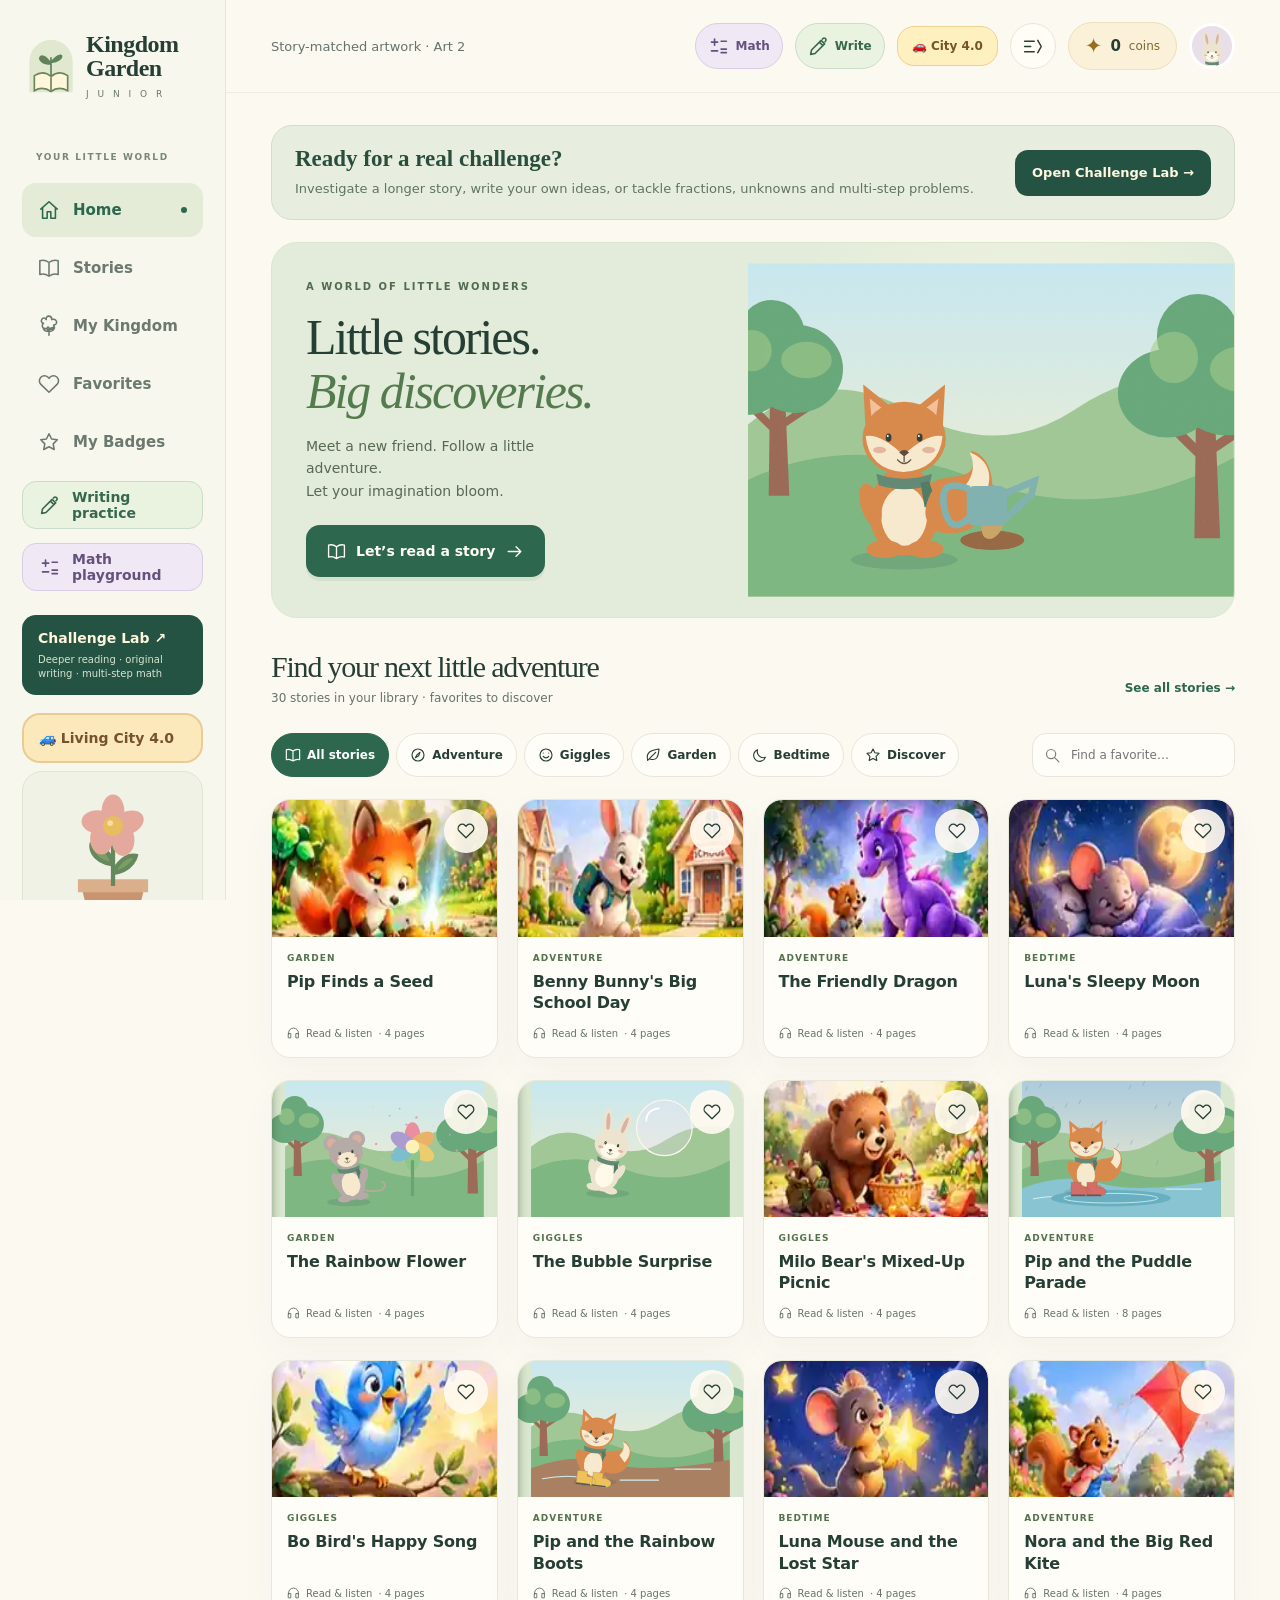
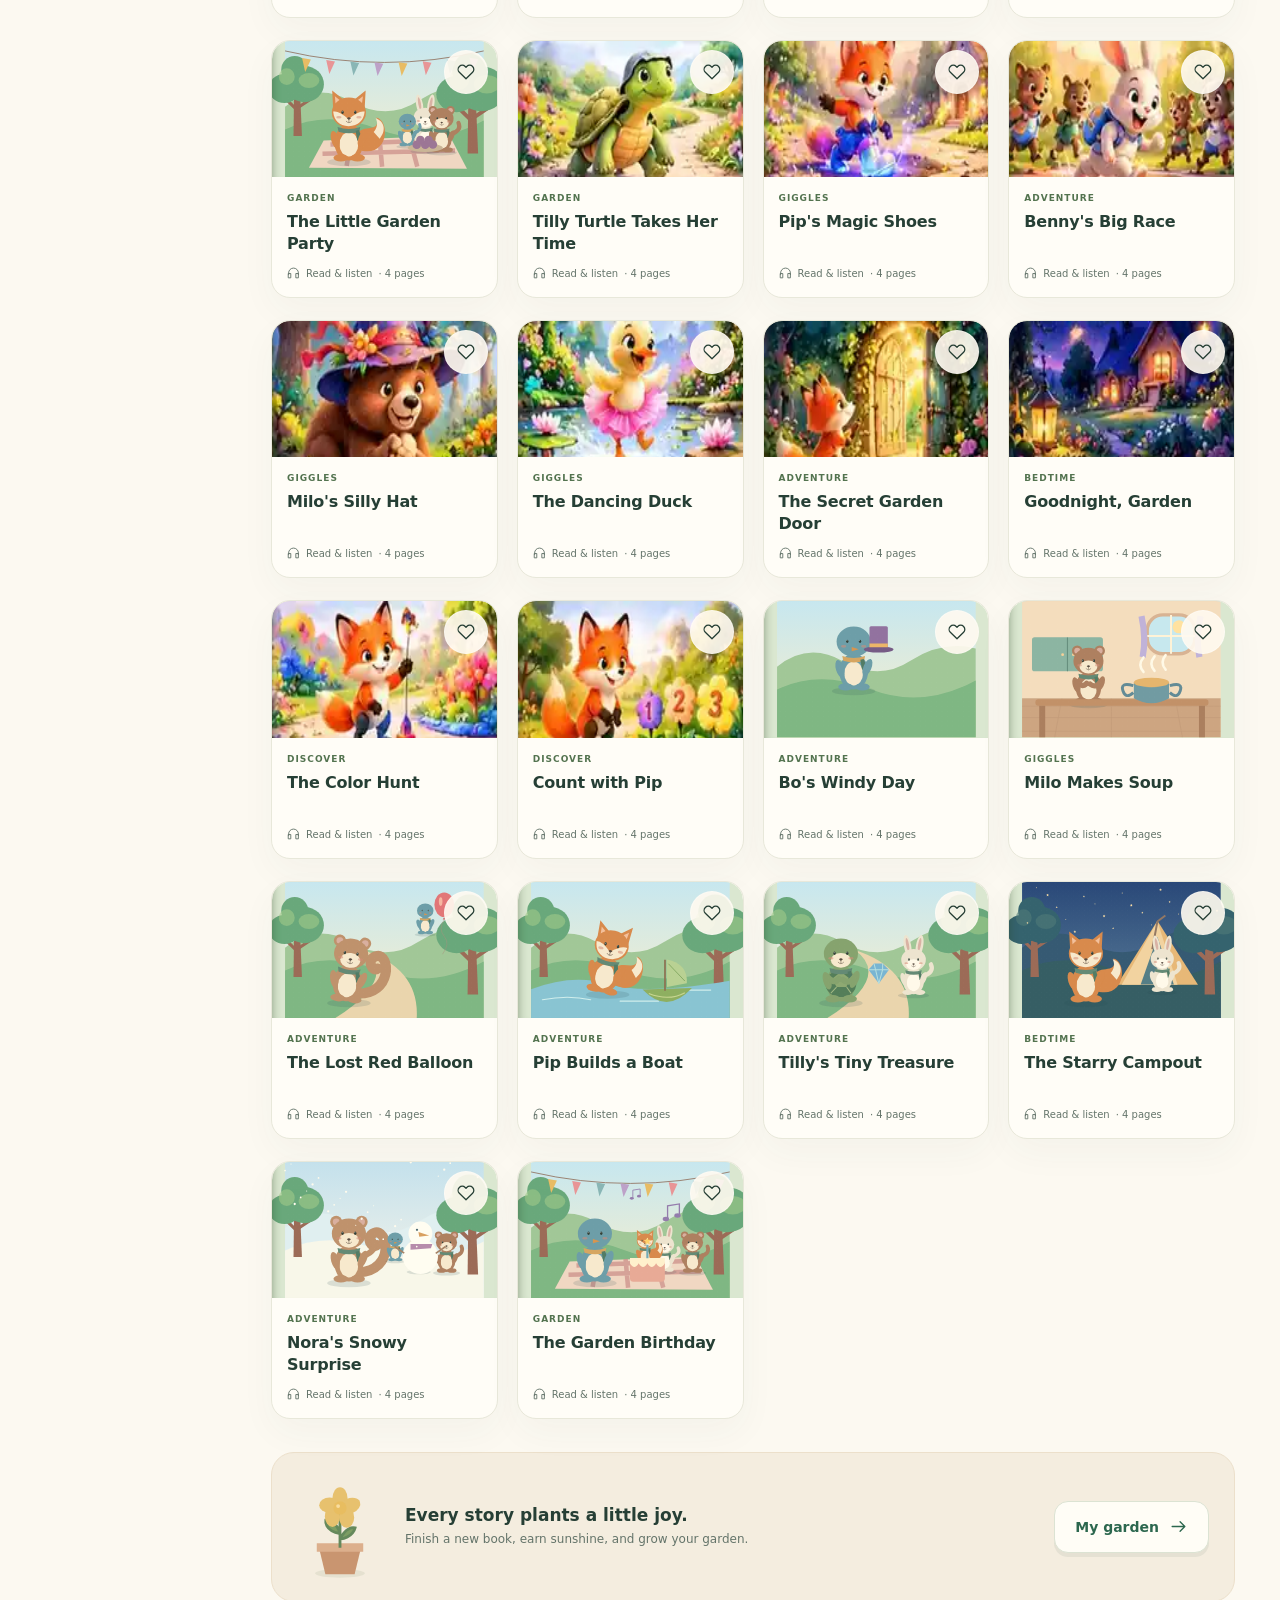
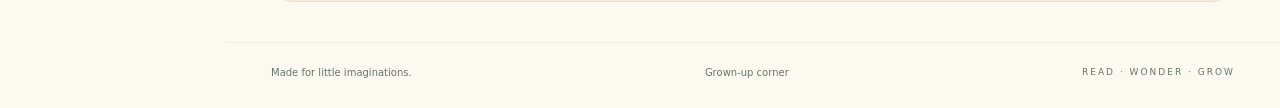
<file: index.html>
<!doctype html><html lang="en"><head><meta charset="utf-8"><meta name="viewport" content="width=device-width,initial-scale=1"><meta http-equiv="refresh" content="0; url=./library.html#home"><title>Kingdom Garden Junior</title></head><body><p><a href="./library.html#home">Open Kingdom Garden Junior — all 30 stories</a></p><script>location.replace('./library.html'+(location.hash||'#home'));</script></body></html>
</file>
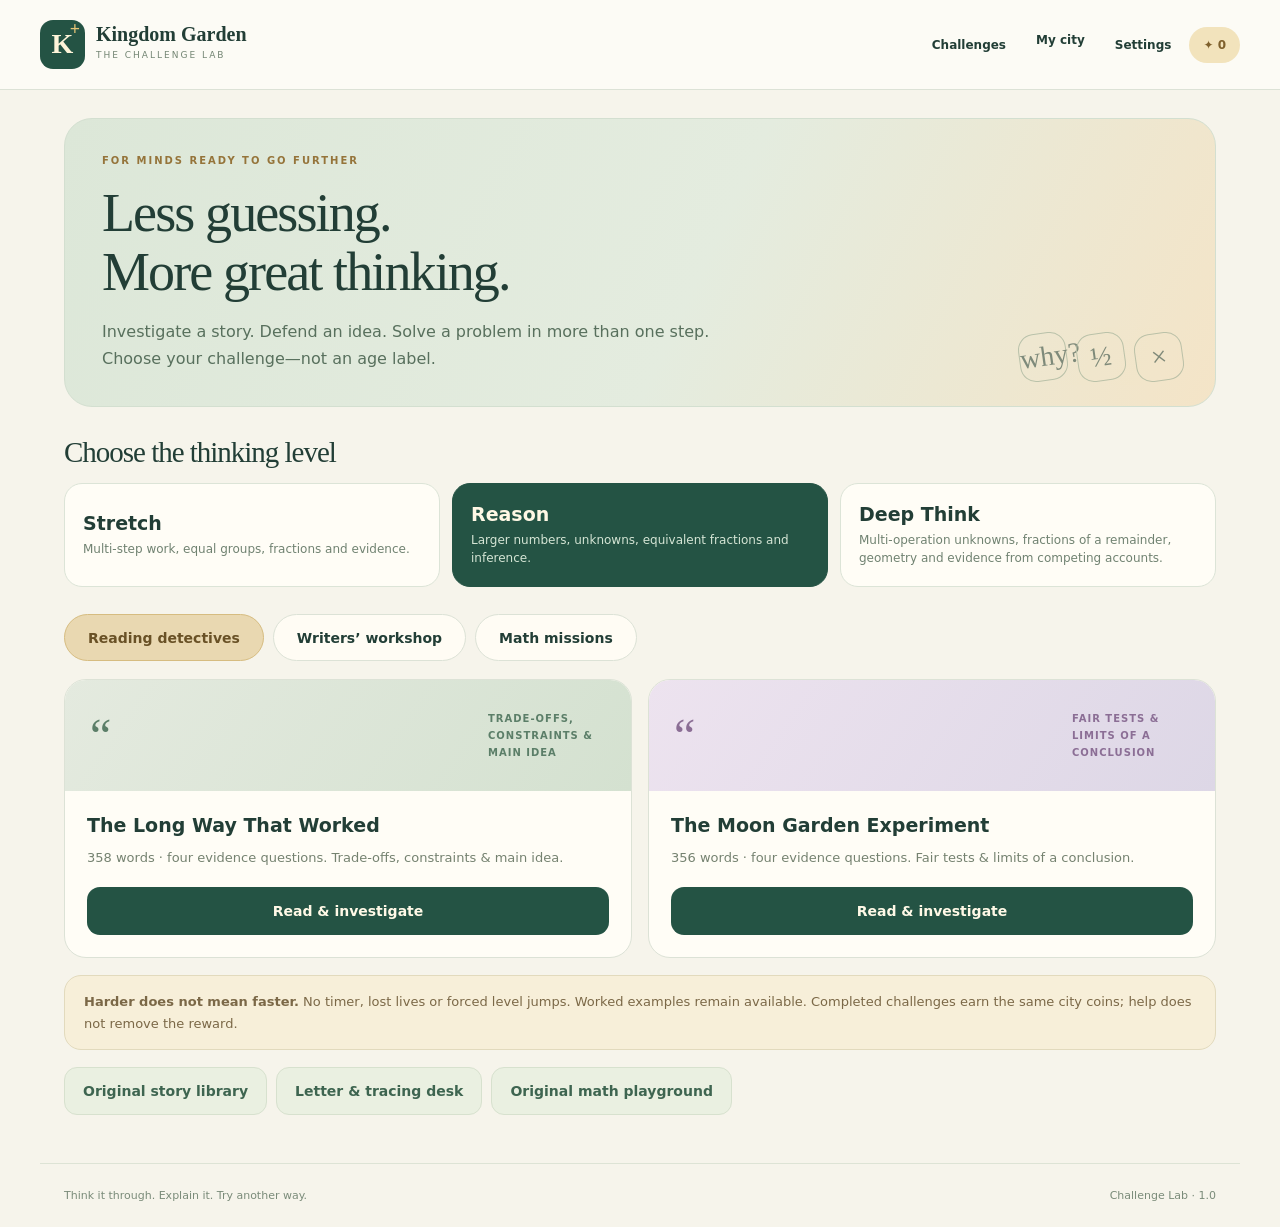
<file: challenge.html>
<!doctype html>
<html lang="en"><head><meta charset="utf-8"><meta name="viewport" content="width=device-width,initial-scale=1,viewport-fit=cover"><meta name="theme-color" content="#f6f4eb"><title>Challenge Lab · Kingdom Garden Junior</title><meta name="description" content="Deeper reading, independent writing and multi-step math challenges. Choose Stretch, Reason or Deep Think; keep the same city coins."><link rel="stylesheet" href="./challenge-v1.css?v=challenge-1"></head>
<body><a class="skip" href="#view">Skip to challenges</a><header><a class="brand" href="./library.html#home"><span class="brand-icon">K<span>+</span></span><span>Kingdom Garden<small>THE CHALLENGE LAB</small></span></a><nav aria-label="Main navigation"><button id="home">Challenges</button><a href="./city.html?release=city-4">My city</a><button id="parentsOpen" aria-label="Grown-up settings and progress">Settings</button><span id="wallet" class="wallet" role="status">✦ Coins</span></nav></header><main id="view" tabindex="-1"></main><footer>Think it through. Explain it. Try another way. <span>Challenge Lab · 1.0</span></footer><div id="toast" role="status" aria-live="polite"></div>
<dialog id="parents" aria-labelledby="settingsTitle"><div class="dialog-head"><h2 id="settingsTitle">Grown-up corner</h2><button data-close="parents" aria-label="Close settings">×</button></div><div id="settingsContent"></div></dialog>
<dialog id="desk" class="desk" aria-label="Locked handwriting notebook"><div class="desk-head"><strong id="deskTitle">My thinking notebook</strong><button id="deskClose">Done writing ✓</button></div><p id="deskPrompt"></p><div class="desk-tools"><button id="pagePrev">← Page</button><span id="pageCount"></span><button id="pageNext">Page →</button><button id="inkUndo">Undo</button><button id="inkClear">Clear page</button><label><input id="pencilOnly" type="checkbox">Pencil only</label></div><div class="ink-wrap"><canvas id="ink" width="1000" height="580" aria-label="Lined writing paper. Use Pencil, a finger or a mouse. The page is locked while writing."></canvas></div><div class="desk-foot"><span id="inkHint" role="status">The paper stays still. Use multiple lines.</span><button id="inkExport">Save page picture</button></div></dialog>
<noscript>JavaScript is needed for the interactive challenges. Your original reading app remains available.</noscript>
<script src="./kingdom-core-v2.js?v=2"></script><script src="./challenge-core-v1.js?v=challenge-1"></script><script src="./challenge-deep-v1.js?v=challenge-1"></script><script src="./challenge-reading-v1.js?v=challenge-1"></script><script src="./challenge-wallet-v1.js?v=challenge-1"></script><script src="./challenge-app-v1.js?v=challenge-1"></script><script src="./facts-link-v1.js?v=facts-1"></script></body></html>
</file>
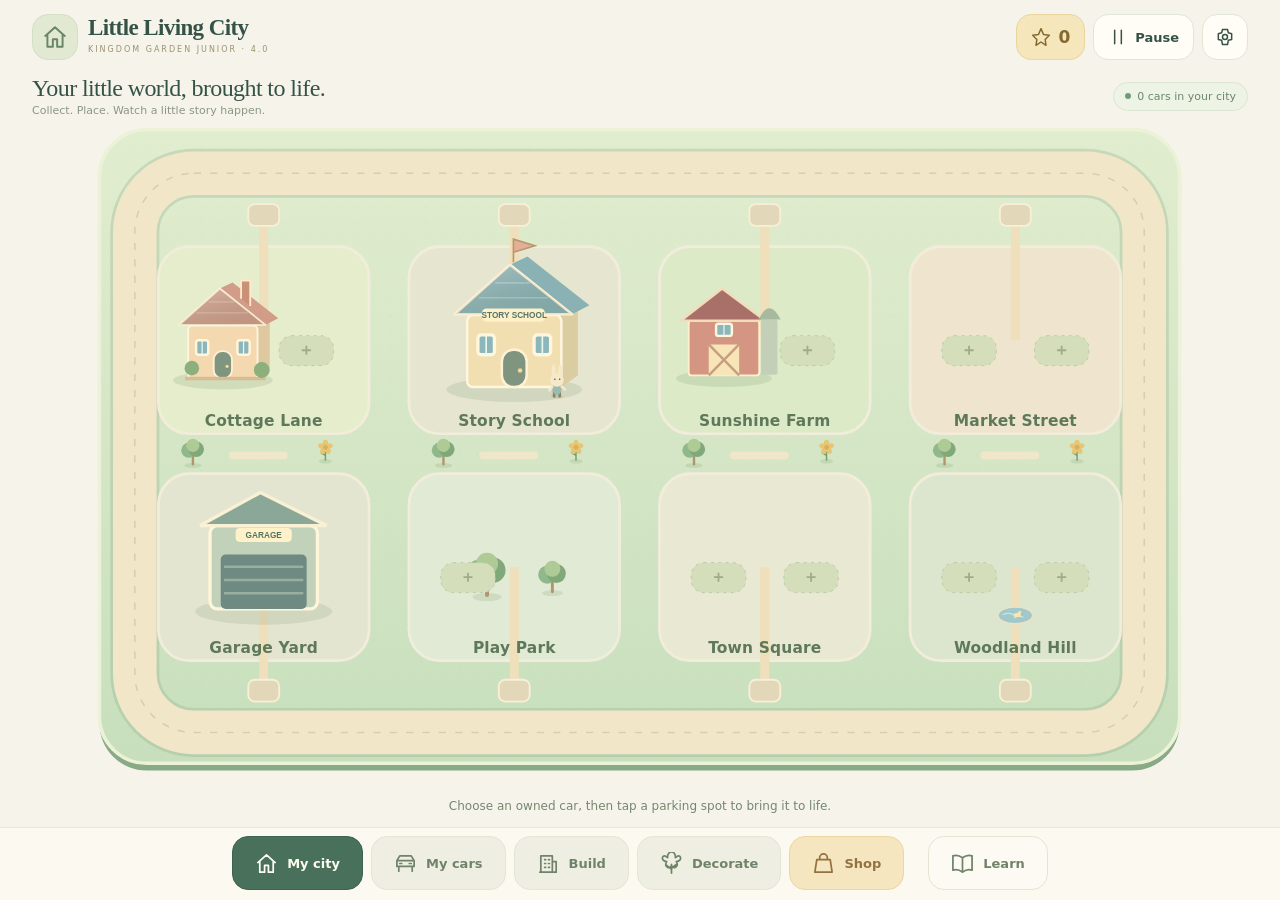
<file: city-v4.html>
<!doctype html>
<html lang="en"><head><meta charset="utf-8"><meta name="viewport" content="width=device-width,initial-scale=1,viewport-fit=cover"><meta name="theme-color" content="#f6f4ea"><meta name="description" content="Place your collected vehicles and buildings in a little living city. Watch friendly cars explore and play, all on one screen."><title>Little Living City 4.0 · Kingdom Garden Junior</title><link rel="stylesheet" href="./city-v4.css?v=4.0.0"></head>
<body>
<a class="skip" href="#town">Skip to the city</a>
<header class="topbar"><a href="./library.html#home" class="brand" aria-label="Return to Kingdom Garden"><span class="brand-mark" data-icon="home"></span><span class="brand-text">Little Living City<small>KINGDOM GARDEN JUNIOR · 4.0</small></span></a><div class="top-actions"><span class="pill wallet"><span data-icon="star"></span><b id="coins">—</b></span><button class="pill" id="pauseCity" aria-label="Pause city"><span data-icon="pause"></span><span class="pause-label">Pause</span></button><button class="icon-button" id="settings" aria-label="Grown-up settings and saves"><span data-icon="settings"></span></button></div></header>
<div class="test-strip" id="testStrip" hidden><b>TEST CITY</b><span>Separate coins & purchases. Your child's save stays safe.</span><a href="./city.html?release=city-4">Exit test</a></div>
<div class="subtitle-bar"><div><h1>Your little world, brought to life.</h1><p>Collect. Place. Watch a little story happen.</p></div><span class="status-pill"><i></i><span id="cityStatus">Opening the city…</span></span></div>
<main class="canvas-area" id="boardArea"><p class="loading" id="loading">Your little neighborhood is opening…</p><svg id="town" class="town" role="group" aria-label="Complete city overview with eight neighborhoods" tabindex="0" hidden xmlns="http://www.w3.org/2000/svg"><g id="staticTown"></g><g id="carLayer"></g><g id="momentLayer" aria-hidden="true"></g><g id="placementLayer"></g></svg><div id="liveStory" class="live-story" aria-hidden="true"></div></main>
<div class="hintbar" id="hintbar" role="status"><span>Everything you own has a place here.</span></div>
<nav class="dock" aria-label="City controls"><button class="active" id="townButton"><span data-icon="home"></span>My city</button><button data-panel="cars"><span data-icon="car"></span>My cars</button><button data-panel="build"><span data-icon="build"></span>Build</button><button data-panel="flowers"><span data-icon="flower"></span>Decorate</button><button class="shop-button" data-panel="shop"><span data-icon="bag"></span>Shop</button><a href="./library.html#home"><span data-icon="book"></span>Learn</a></nav>
<dialog id="sheet" aria-labelledby="sheetTitle"><div class="sheet-head"><div><p class="eyebrow" id="sheetEyebrow">YOUR LITTLE COLLECTION</p><h2 id="sheetTitle">My cars</h2><p id="sheetSubtitle"></p></div><button class="icon-button" id="closeSheet" aria-label="Close panel"><span data-icon="close"></span></button></div><div id="sheetBody" class="sheet-body"></div></dialog>
<div class="toast" id="toast" role="status" aria-live="polite" hidden></div><input type="file" id="importFile" accept="application/json,.json" hidden>
<noscript><style>.canvas-area{display:none}</style><p>This city needs JavaScript. Return to <a href="./library.html">Kingdom Garden Junior</a> or open the website in Safari.</p></noscript>
<script src="./kingdom-core-v2.js?v=2"></script><script src="./city-core-v4.js?v=4.0.0"></script><script src="./city-art-v4.js?v=4.0.0"></script><script src="./city-app-v4.js?v=4.0.0"></script>
</body></html>
</file>
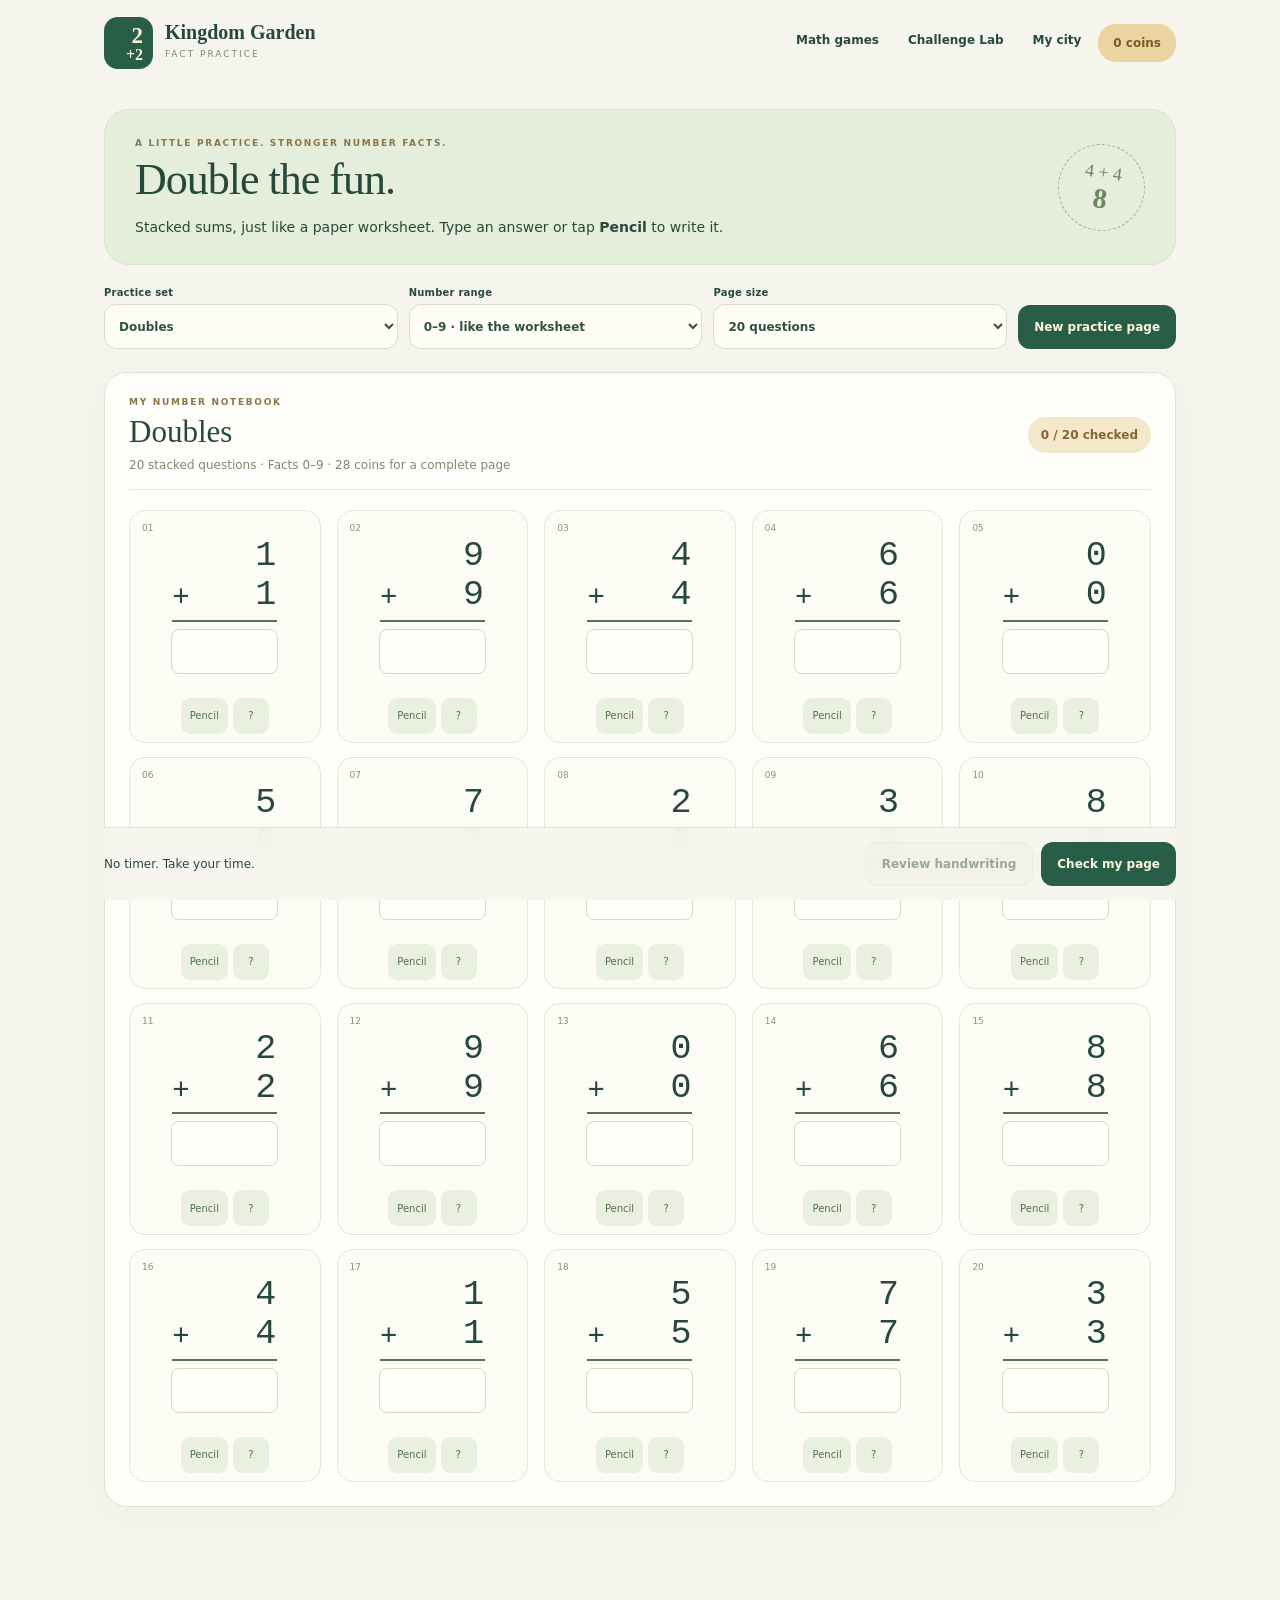
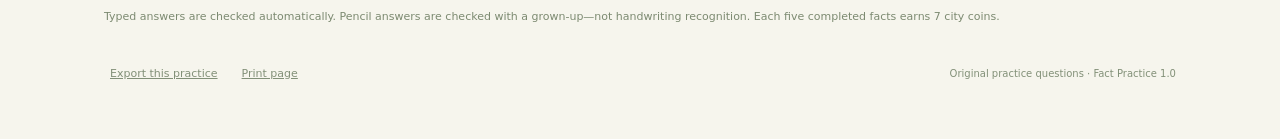
<file: facts.html>
<!doctype html>
<html lang="en"><head><meta charset="utf-8"><meta name="viewport" content="width=device-width,initial-scale=1,viewport-fit=cover"><meta name="theme-color" content="#f6f5ed"><title>Fact Practice · Kingdom Garden</title><meta name="description" content="Vertical arithmetic worksheets: doubles, near doubles, addition and subtraction. Type answers or write with Pencil and review together."><link rel="stylesheet" href="./facts-v1.css?v=facts-1"></head>
<body><header><a class="brand" href="./library.html#home"><span class="brand-mark" aria-hidden="true">2<span>+2</span></span><span>Kingdom Garden<small>FACT PRACTICE</small></span></a><nav aria-label="Learning navigation"><a href="./math.html">Math games</a><a href="./challenge.html?level=2">Challenge Lab</a><a id="cityLink" href="./city.html?release=city-4">My city</a><span id="wallet" class="wallet" role="status">Coins…</span></nav></header>
<main><section class="intro"><div><p class="eyebrow">A LITTLE PRACTICE. STRONGER NUMBER FACTS.</p><h1>Double the fun.</h1><p>Stacked sums, just like a paper worksheet. Type an answer or tap <strong>Pencil</strong> to write it.</p></div><span class="intro-seal" aria-hidden="true">4 + 4<br><b>8</b></span></section><div id="warning" class="notice" role="status" hidden></div><form id="settings" class="settings"><label>Practice set<select id="set"><option value="doubles">Doubles</option><option value="near">Near doubles</option><option value="addition">Mixed addition</option><option value="subtraction">Related subtraction</option></select></label><label>Number range<select id="level"><option value="0">0–9 · like the worksheet</option><option value="1">10–20 · a step up</option><option value="2">21–50 · two-digit stretch</option></select></label><label>Page size<select id="count"><option value="20">20 questions</option><option value="10">10 questions</option></select></label><button class="primary" type="submit">New practice page</button></form>
<section class="paper"><div class="paper-head"><div><p class="eyebrow">MY NUMBER NOTEBOOK</p><h2 id="sheetTitle">Doubles</h2><p id="sheetNote"></p></div><span id="progress" class="progress">0 / 20 checked</span></div><div id="questions" class="questions" aria-label="Vertical math questions"></div><div id="completion" class="completion" role="status" hidden></div></section>
<div class="actionbar"><p id="feedback" role="status">No timer. Take your time.</p><div><button id="review" class="secondary">Review handwriting</button><button id="check" class="primary">Check my page</button><button id="collect" class="primary" hidden>Collect coins</button></div></div><p class="footnote">Typed answers are checked automatically. Pencil answers are checked with a grown-up—not handwriting recognition. Each five completed facts earns 7 city coins.</p><footer><button id="export">Export this practice</button><button id="print">Print page</button><span>Original practice questions · Fact Practice 1.0</span></footer></main>
<dialog id="desk" aria-labelledby="deskTitle"><div class="desk-head"><div><small>THE PAPER STAYS STILL</small><h2 id="deskTitle">Write your answer</h2></div><button id="closeDesk" class="secondary">Cancel</button></div><div class="desk-tools"><button id="hear" class="secondary">Hear question</button><button id="undo" class="secondary">Undo</button><button id="clear" class="secondary">Clear</button><label><input id="pencilOnly" type="checkbox"> Pencil only</label></div><div class="desk-paper"><div id="deskSum" class="desk-sum" aria-hidden="true"></div><div class="ink-wrap"><canvas id="ink" width="600" height="240" aria-label="Write the answer with Apple Pencil, finger or mouse"></canvas></div></div><div class="desk-foot"><p id="inkNote" role="status">Write below the line. Your answer will be reviewed with a grown-up.</p><button id="saveInk" class="primary">Save writing</button></div></dialog>
<dialog id="reviewDesk" aria-labelledby="reviewTitle"><div class="review-head"><h2 id="reviewTitle">Check it together</h2><button id="closeReview" class="secondary">Done</button></div><p>Compare each handwritten answer with the answer key. Confirm a match, or return to the question to try again. This records your review; it is not automatic handwriting scoring.</p><div id="reviews"></div></dialog><noscript>Enable JavaScript for interactive practice. Your existing app is unchanged.</noscript>
<script src="./kingdom-core-v2.js?v=2"></script><script src="./facts-core-v1.js?v=facts-1"></script><script src="./facts-app-v1.js?v=facts-1"></script></body></html>
</file>
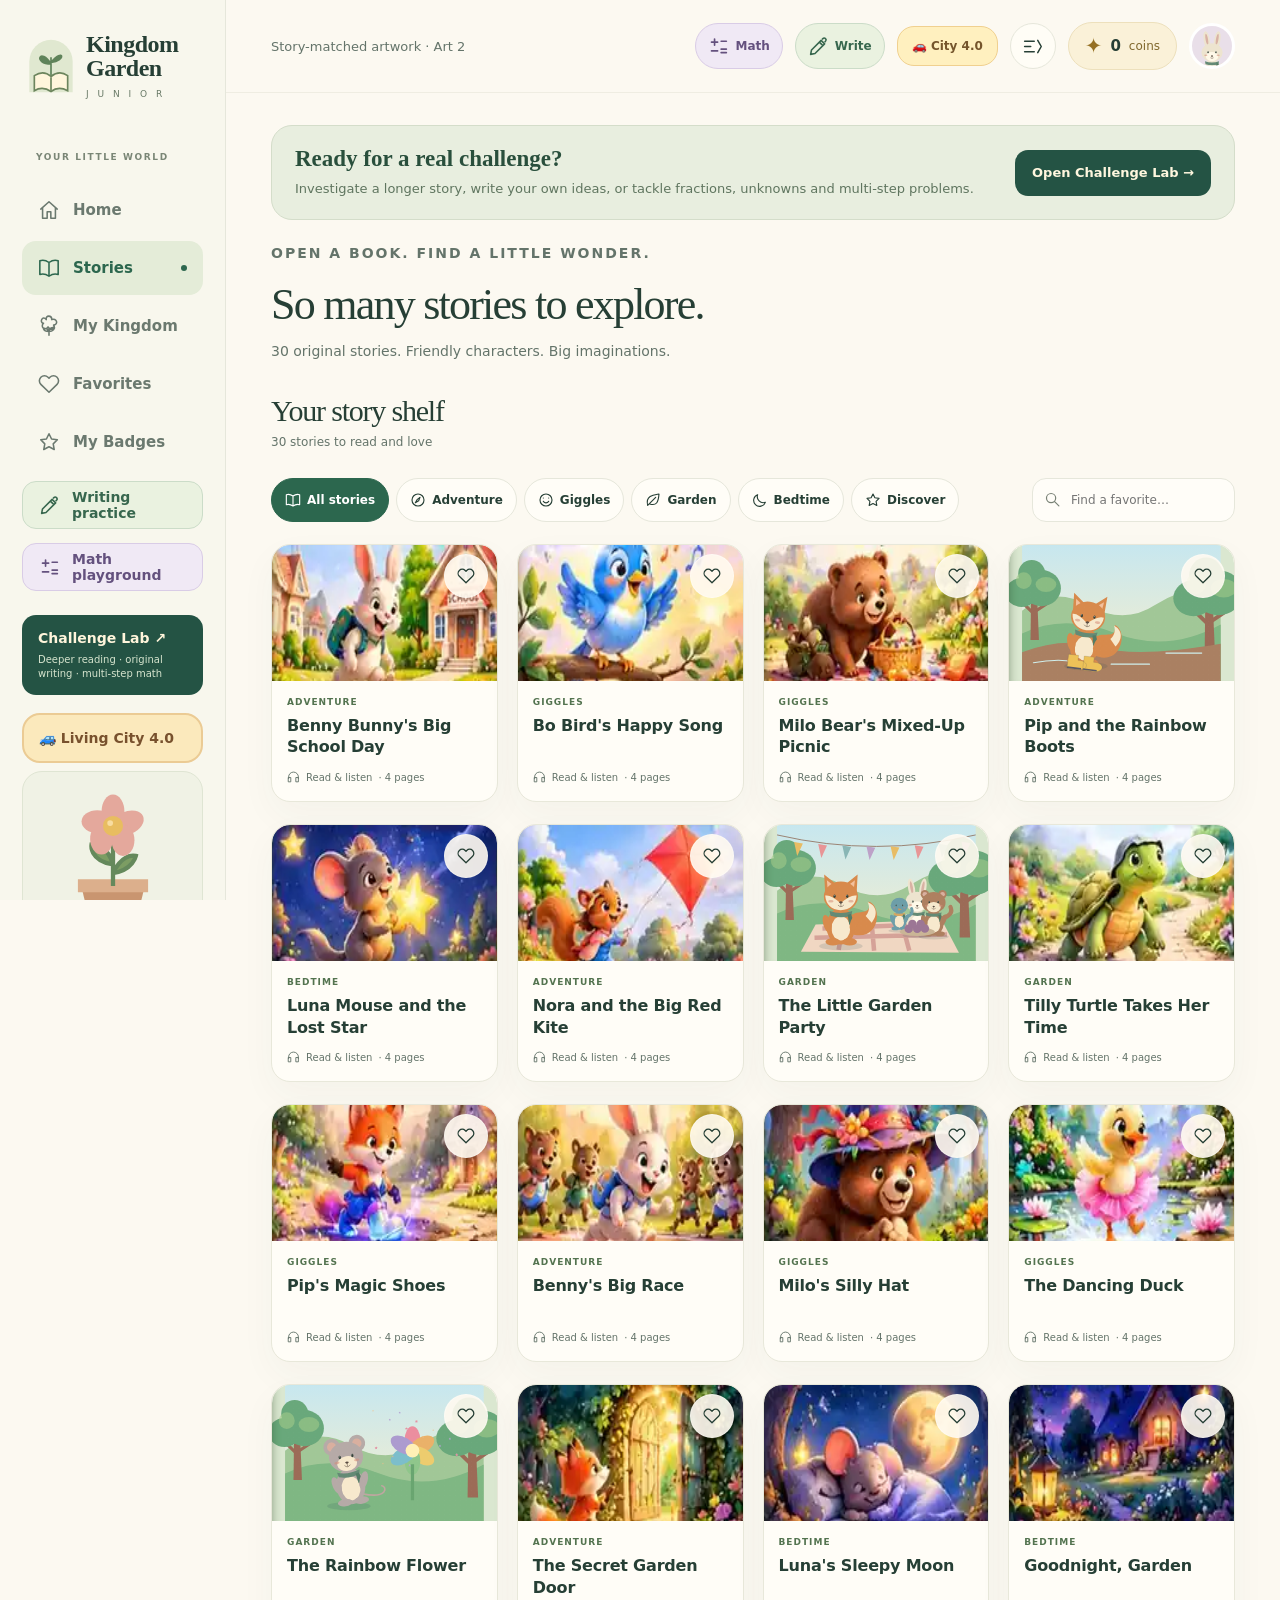
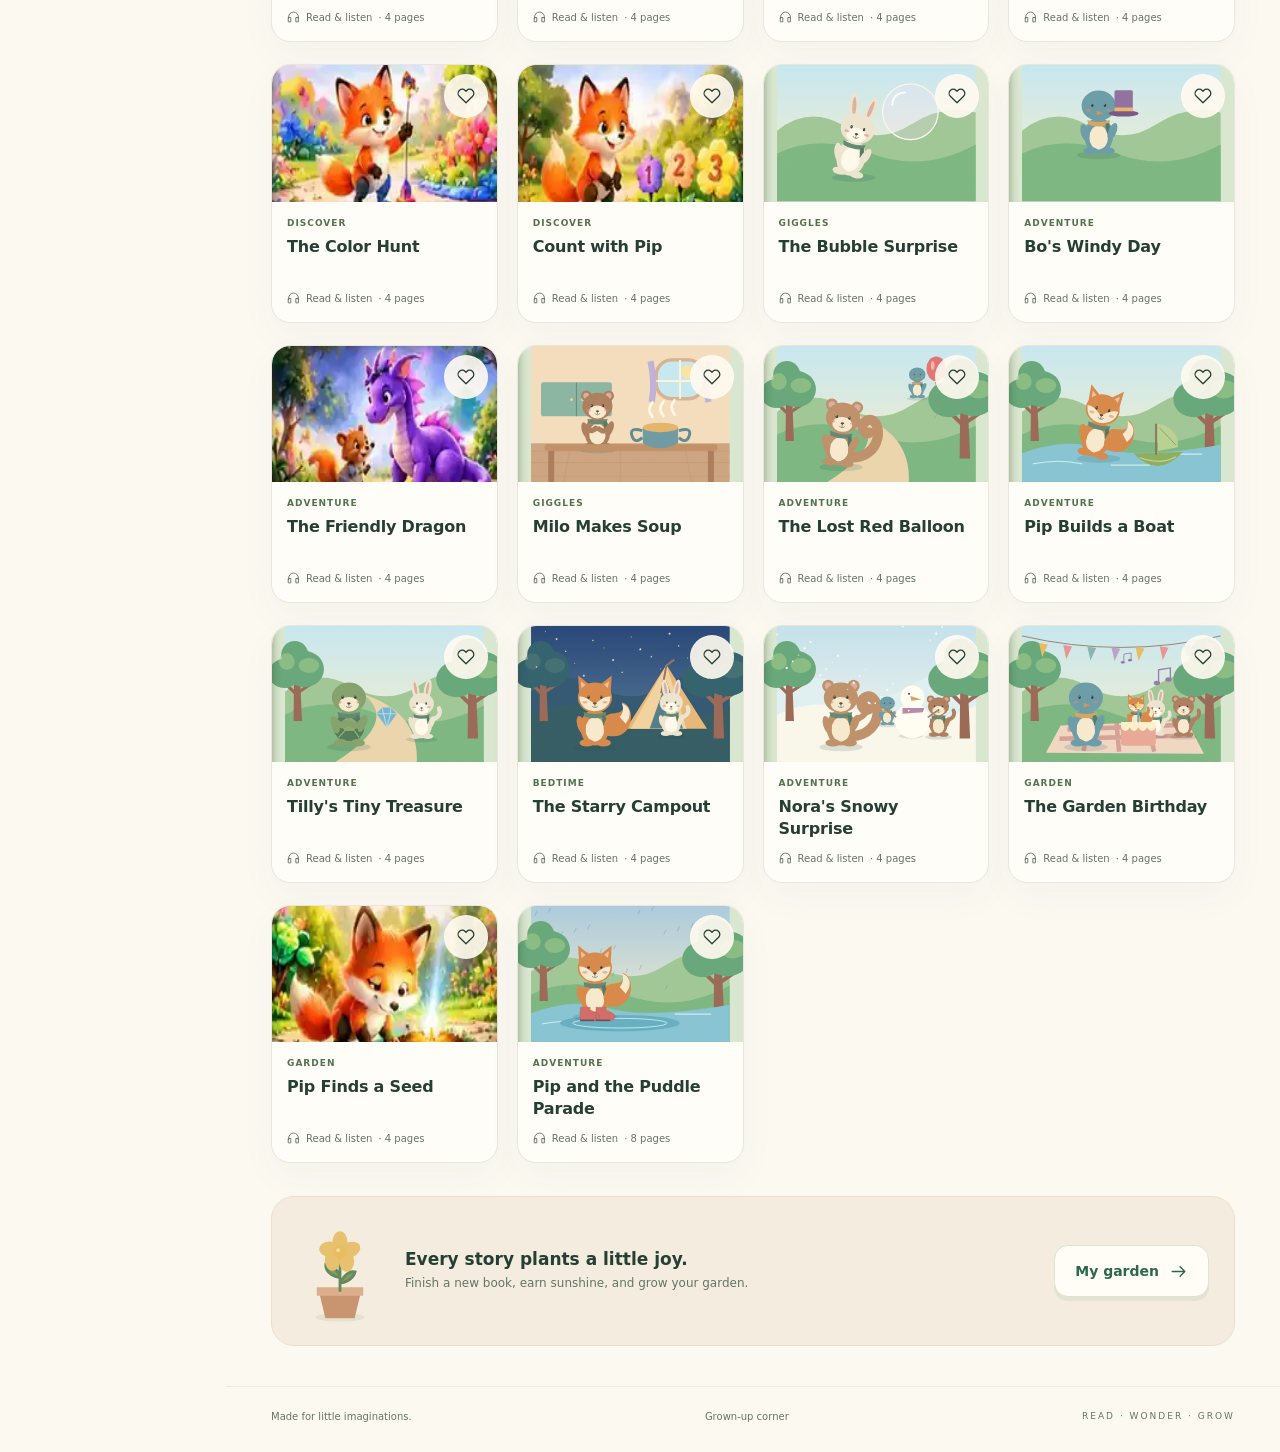
<file: library.html>
<!doctype html>
<html lang="en"><head><meta charset="utf-8"><meta name="viewport" content="width=device-width,initial-scale=1,viewport-fit=cover"><meta name="theme-color" content="#fcf9f1"><meta name="description" content="A cozy world of original stories, friendly characters, and a garden that grows with every book."><title>Kingdom Garden Junior · Little stories, big discoveries</title><link rel="stylesheet" href="./storybook-v1.css"><link rel="stylesheet" href="./story-art-v2.css?v=art-2"><link rel="stylesheet" href="./kingdom-v1.css?v=kingdom-1"><style>.city-sidebar-link{display:block;padding:15px;margin:8px 0;background:#fbe9bc;border:2px solid #ebcb94;border-radius:18px;color:#78512d;font-size:14px;font-weight:900}.city-top-link{background:#fff0bf;border:1px solid #f0d08f;border-radius:17px;padding:12px 14px;color:#75552c;font-size:12px;font-weight:850;white-space:nowrap}.city-top-link:hover,.city-sidebar-link:hover{background:#f9e0a3}@media(max-width:650px){.city-top-link{padding:10px}.city-top-link span{display:none}.topbar{gap:7px}}</style></head>
<body><a class="skip" href="#view">Skip to stories</a><aside class="sidebar"><a class="brand" href="#home" aria-label="Kingdom Garden home"><span id="brandMark"></span><span>Kingdom<br>Garden<small>J U N I O R</small></span></a><p class="side-label">YOUR LITTLE WORLD</p><nav id="mainNav" aria-label="Main navigation"></nav><a class="city-sidebar-link" href="./city.html?release=city-4" aria-label="Open My Wonderful City">🚙 Living City 4.0</a><div class="side-garden"><div id="sideArt"></div><strong>One book. A little bloom.</strong><p>Your stories help<br>your garden grow.</p><a href="#garden">Visit my garden <span aria-hidden="true">→</span></a></div><a class="parents-link" href="#parents">Grown-up corner</a><small class="edition">Storybook edition · 1.0</small></aside><div class="workspace"><header class="topbar"><a href="#home" class="mobile-brand">Kingdom Garden<span>JUNIOR</span></a><div class="top-note">A little wonder, every day.</div><div class="top-actions"><a class="city-top-link" href="./city.html?release=city-4" aria-label="Drive cars in My Wonderful City">🚗 <span>City 4.0</span></a><button id="motion" class="icon-btn" aria-label="Turn decorative animations off" title="Animation setting"></button><a class="star-pill" href="#garden" aria-label="Your sunshine stars"><span aria-hidden="true">✦</span><b id="balance">0</b><span class="star-label">sunshine</span></a><a href="#profile" class="avatar" aria-label="My reading profile" id="profileAvatar"></a></div></header><main id="view" tabindex="-1"><p class="loading">Your next adventure is opening…</p></main><footer class="site-footer">Made for little imaginations. <a href="#parents">Grown-up corner</a><span>Read · Wonder · Grow</span></footer></div><nav id="mobileNav" class="mobile-nav" aria-label="Mobile navigation"></nav><div id="toast" class="toast" role="status" aria-live="polite"></div><noscript><p>This reading app needs JavaScript. Open the website in Safari or another browser with JavaScript enabled.</p></noscript><script>const stories=[["Benny Bunny's Big School Day","🐰🎒",["Benny has a new bag.","Today is his first school day.","His tummy feels funny.","Mom gives him a big hug.","Benny sees a red door.","A friend says, Hello!","They build a tall tower.","Benny smiles all the way home."]],["Bo Bird's Happy Song","🐦🎵",["Bo wants to sing a song.","Tweet, tweet, tweet!","The wind goes whoosh.","The rain goes drip, drip.","The frog goes ribbit.","Bo sings with his friends.","What a funny song!","They sing it again."]],["Milo Bear's Mixed-Up Picnic","🐻🧺",["Milo packs a picnic.","He brings a big red apple.","Oops! Where is the bread?","It is under his hat!","Where is the juice?","It is beside the tree.","His friends laugh with him.","What a silly, happy day!"]],["Pip and the Rainbow Boots","🦊🥾",["Pip has yellow boots.","He steps in green grass.","He steps in brown mud.","Oh! His boots are messy.","Pip finds a blue stream.","Swish, swish, swish!","His boots are clean again.","Pip jumps for joy!"]],["Luna Mouse and the Lost Star","🐭⭐",["Luna sees a little star.","It falls behind a tree.","Oh no! says Luna.","She takes her small lamp.","She looks high and low.","There is the star!","The star shines up high.","Good night, little star."]],["Nora and the Big Red Kite","🐿️🪁",["Nora has a red kite.","The wind blows softly.","Up, up, up!","The kite goes so high.","Then the wind stops.","Down comes the kite.","Nora tries again.","Up, up, up it goes!"]],["The Little Garden Party","🌷🐝",["Pip plants a pink flower.","Benny brings a blue cup.","Bo sings a happy song.","Milo brings sweet berries.","Buzz! A bee comes by.","Everyone says hello.","They share and laugh.","What a lovely garden day!"]],["Tilly Turtle Takes Her Time","🐢🌼",["Tilly walks very slowly.","Her friends run ahead.","Wait for me! says Tilly.","She sees a yellow flower.","She sees a shiny stone.","Her friends come back.","Look what I found!","Slow can be wonderful too."]],["Pip's Magic Shoes","🦊👟",["Pip has new blue shoes.","Tap, tap, tap!","He runs to the gate.","His shoes go squeak!","Pip starts to dance.","His friends dance too.","Tap, tap, tap!","What happy shoes!"]],["Benny's Big Race","🐰🏁",["Benny hops to the line.","Ready, set, go!","Hop, hop, hop!","A snail needs help.","Benny stops to help.","The snail says thank you.","They cross the line together.","Hooray for good friends!"]],["Milo's Silly Hat","🐻🎩",["Milo finds a tall hat.","It is much too big.","Whoosh! The wind blows.","The hat flies away.","A bird lands inside.","Milo laughs and laughs.","The bird flies home.","Milo waves goodbye."]],["The Dancing Duck","🦆🎶",["Dot Duck hears a beat.","Tap, tap, tap!","She shakes her tail.","Wiggle, wiggle, wiggle!","Her friends clap along.","Dot spins in a circle.","Everyone dances together.","What a fun day!"]],["The Rainbow Flower","🌈🌸",["Luna plants a tiny seed.","She gives it water.","The sun comes out.","A red petal pops up.","Then blue and yellow!","A rainbow flower grows.","Luna smiles so big.","The garden shines bright."]],["The Secret Garden Door","🚪🗝️",["Pip sees a little door.","It is behind a tree.","Knock, knock, knock!","The door opens slowly.","A butterfly flies out.","A garden is inside!","Pip steps in softly.","What a magic place!"]],["Luna's Sleepy Moon","🐭🌙",["Luna sees the moon.","It glows above her bed.","The stars twinkle softly.","Luna puts on pajamas.","She hugs her little bear.","Good night, moon.","Good night, stars.","Luna closes her eyes."]],["Goodnight, Garden","🏡🌜",["The sun goes down.","The flowers close up.","The bees go home.","The birds stop singing.","Pip waves to the trees.","Good night, little garden.","The moon shines above.","Sleep well, everyone."]],["The Color Hunt","🎨🦋",["Pip looks for red.","He finds a red apple.","Pip looks for blue.","He finds a blue bird.","Pip looks for green.","He finds a green leaf.","So many colors!","What color comes next?"]],["Count with Pip","🦊🔢",["Pip sees one sun.","He sees two birds.","Three flowers grow.","Four bees buzz by.","Five frogs hop.","Pip counts them all.","One, two, three, four, five!","Counting is fun!"]],["The Bubble Surprise","🫧🐰",["Benny blows one bubble.","Pop! It goes away.","He blows two more.","Pop, pop!","A big bubble floats up.","Benny runs after it.","The bubble shines in the sun.","Pop! What a surprise!"]],["Bo's Windy Day","🐦🍃",["Bo wakes to the wind.","Whoosh goes the tree.","Whoosh goes the grass.","His little hat flies off.","Bo flies up high.","He catches his hat.","The wind calms down.","Bo sings a happy tune."]],["The Friendly Dragon","🐉🌻",["A small dragon feels shy.","He hides by a rock.","Pip says hello.","The dragon waves back.","He blows a tiny puff.","A flower sways gently.","They laugh together.","Now they are friends!"]],["Milo Makes Soup","🐻🥕",["Milo finds a carrot.","He finds a potato.","He washes them clean.","Chop, chop, chop!","The pot goes bubble, bubble.","The soup smells good.","Milo shares with friends.","Yum, yum, yum!"]],["The Lost Red Balloon","🎈🐿️",["Nora has a red balloon.","The string slips away.","Up goes the balloon!","Nora looks up high.","A bird flies beside it.","The balloon lands in a tree.","A friend helps Nora.","Thank you, my friend!"]],["Pip Builds a Boat","🦊⛵",["Pip finds a big leaf.","He finds a little stick.","He makes a tiny boat.","Splash! Into the stream.","The boat floats away.","Pip runs beside it.","Go, little boat, go!","The boat reaches the pond."]],["Tilly's Tiny Treasure","🐢💎",["Tilly sees a shiny stone.","It is small and blue.","She puts it in her bag.","A friend loses a stone.","Tilly looks inside.","Is this yours? she asks.","Yes! says her friend.","Sharing feels wonderful."]],["The Starry Campout","⛺⭐",["Pip and Benny make a tent.","They bring warm blankets.","The sky turns dark.","One star shines above.","Then many stars appear.","They tell a silly story.","They hear a soft owl.","Good night, little stars."]],["Nora's Snowy Surprise","🐿️❄️",["Nora sees white snow.","It covers the garden.","Crunch, crunch, crunch!","She makes a snowball.","She rolls it around.","Now it is so big!","Her friends make a snow friend.","They wave and smile."]],["The Garden Birthday","🎂🌷",["Today is Bo's birthday.","Pip brings a flower.","Benny brings a card.","Milo brings a cake.","They sing a happy song.","Bo blows out a candle.","Hooray! say the friends.","What a lovely birthday!"]]];const $=id=>document.getElementById(id);</script><script src="./storybook-v1.js"></script><script src="./story-art-v2.js?v=art-2"></script><script src="./kingdom-art-v1.js?v=kingdom-1"></script><script src="./kingdom-core-v2.js?v=2"></script><script src="./kingdom-v1.js?v=kingdom-1"></script><script src="./writing-link-v1.js?v=writing-1"></script><script src="./math-link-v1.js?v=math-1"></script><script src="./challenge-nav-v1.js?v=challenge-1"></script></body></html>
</file>
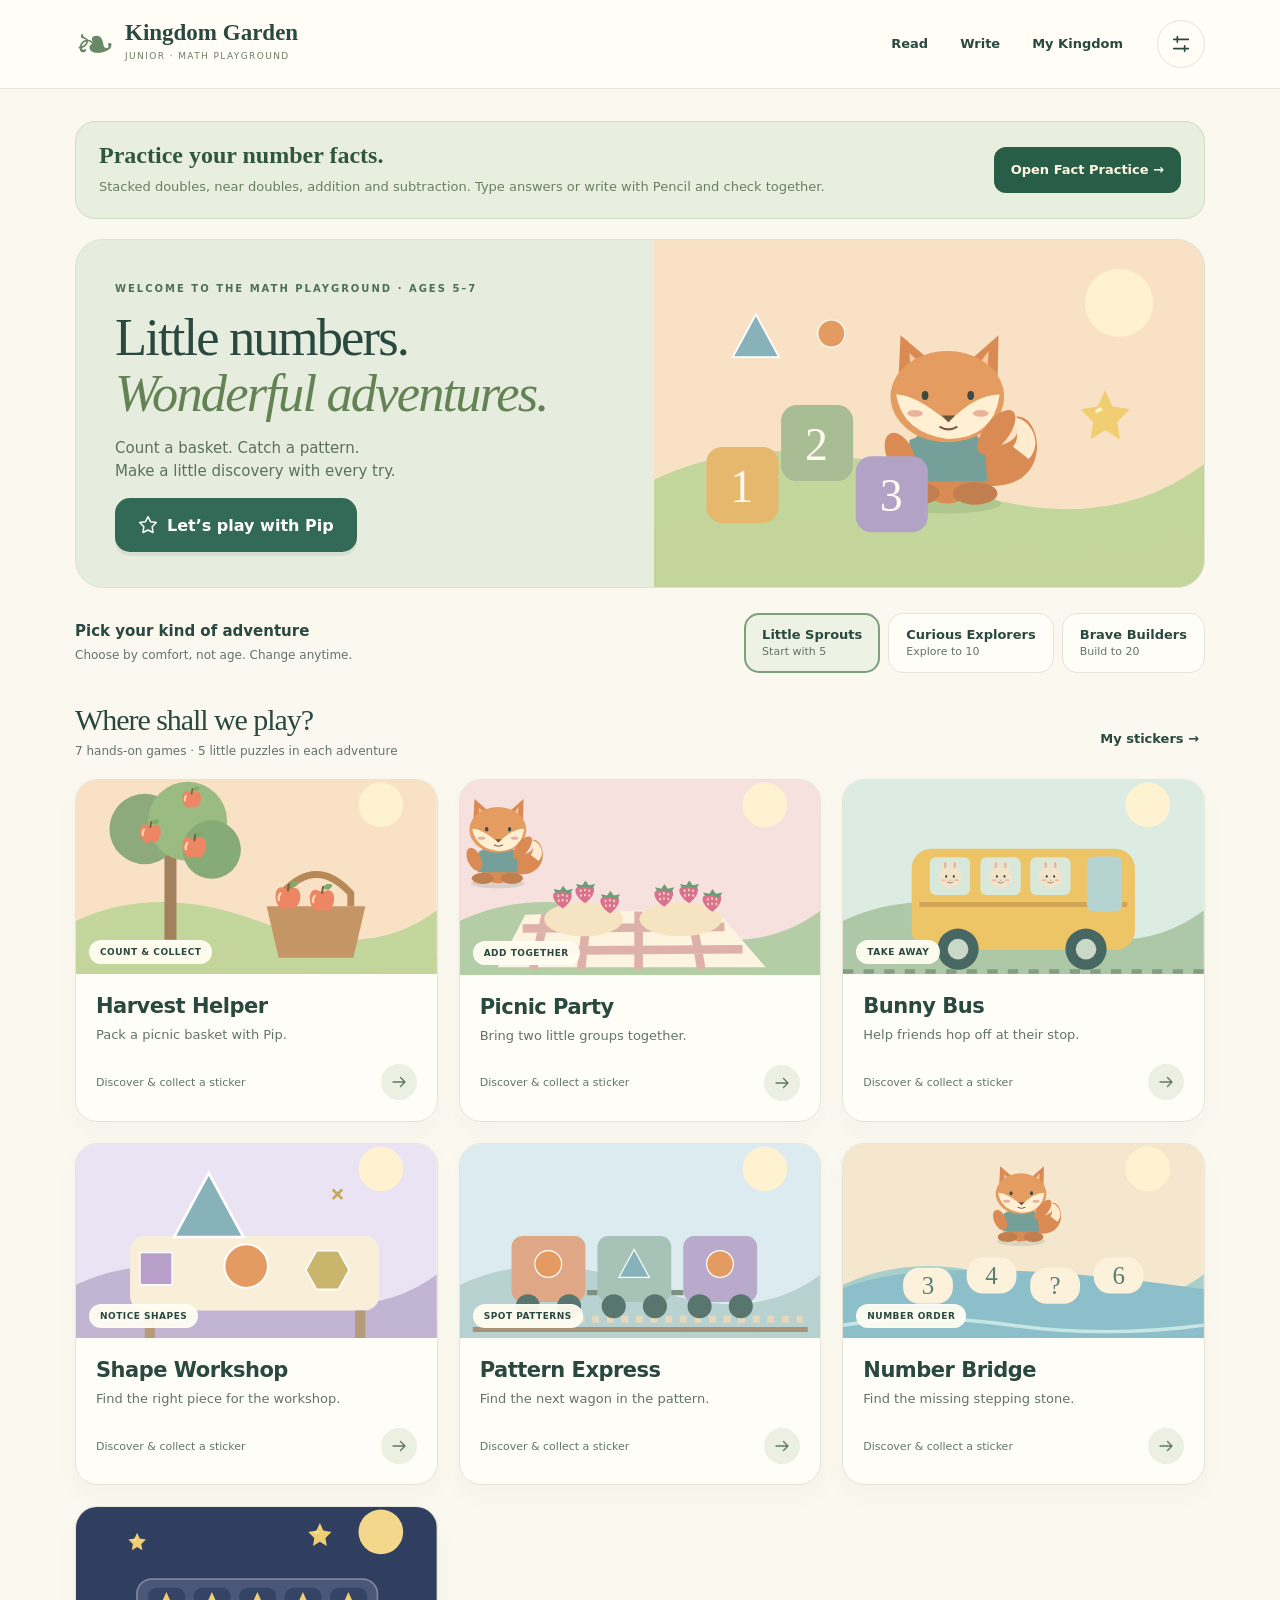
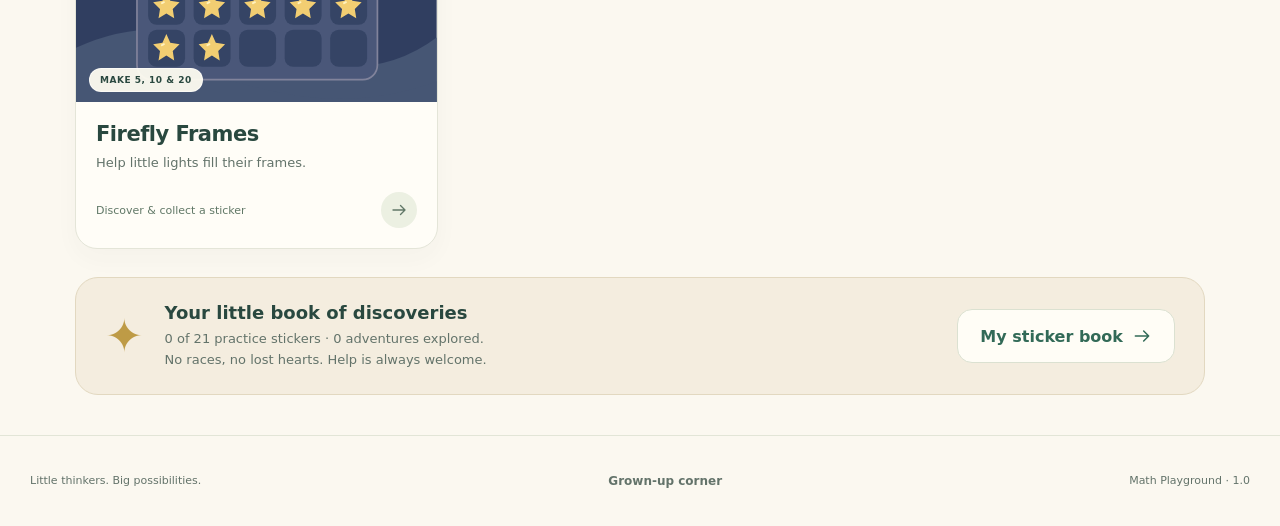
<file: math.html>
<!doctype html>
<html lang="en"><head><meta charset="utf-8"><meta name="viewport" content="width=device-width, initial-scale=1, viewport-fit=cover"><meta name="theme-color" content="#fbf8f0"><meta name="description" content="Seven gentle, hands-on math adventures for ages 5–7. Count, add, subtract, explore shapes and collect practice stickers."><title>Math Playground · Kingdom Garden Junior</title><link rel="stylesheet" href="./math-v1.css?v=math-1"></head>
<body><a class="skip" href="#view">Skip to math games</a><header class="topbar"><a class="brand" href="./library.html#home"><span class="brand-mark" aria-hidden="true">❧</span><span>Kingdom Garden<small>JUNIOR · MATH PLAYGROUND</small></span></a><nav aria-label="App navigation"><a href="./library.html#library">Read</a><a href="./writing.html?release=writing-2">Write</a><a href="./library.html#garden">My Kingdom</a></nav><button class="icon-btn" id="parentOpen" aria-label="Open grown-up settings and progress">⚙</button></header>
<main id="view" tabindex="-1"><p>Your little math adventure is opening…</p></main><footer><span>Little thinkers. Big possibilities.</span><button id="footerParent">Grown-up corner</button><span>Math Playground · 1.0</span></footer><div id="statusToast" role="status" class="toast" aria-live="polite"></div><dialog id="parents" aria-labelledby="parentsTitle"><form method="dialog"><button class="icon-btn dialog-close" aria-label="Close settings">×</button></form><div id="parentContent"></div></dialog><noscript><p>Enable JavaScript to play. You can also practice counting objects together without the screen.</p></noscript><script src="./math-core-v1.js?v=math-1"></script><script src="./math-art-v1.js?v=math-1"></script><script src="./kingdom-core-v2.js?v=2"></script><script src="./kingdom-coins-v2.js?v=2"></script><script src="./math-v1.js?v=math-1"></script><script src="./facts-link-v1.js?v=facts-1"></script></body></html>
</file>
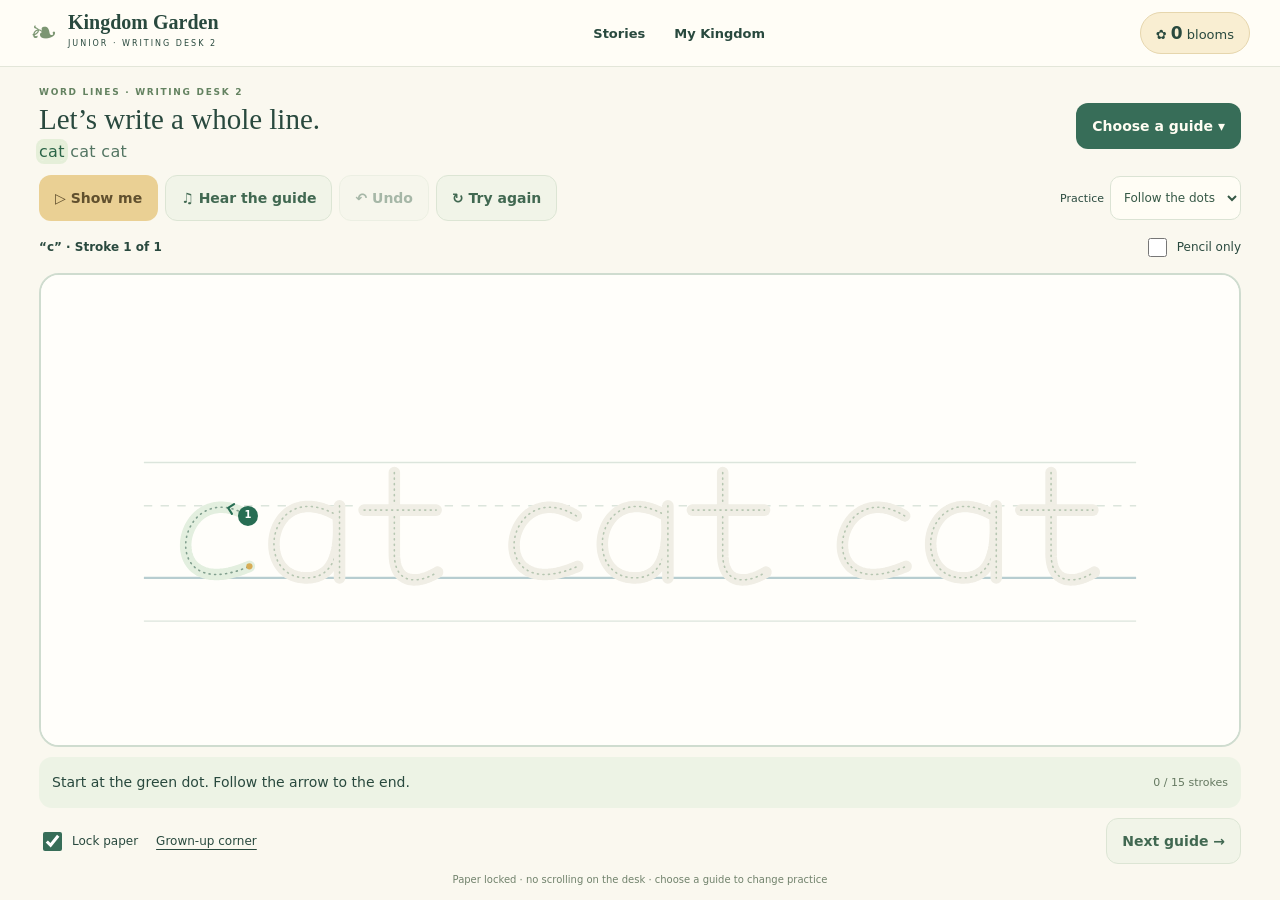
<file: writing.html>
<!doctype html>
<html lang="en" class="paper-locked">
<head>
<meta charset="utf-8">
<meta name="viewport" content="width=device-width,initial-scale=1,viewport-fit=cover">
<meta name="theme-color" content="#faf8ef">
<meta name="description" content="A steady writing desk with guided letters, whole words and short sentence lines. Practice with Apple Pencil, a finger, or a mouse.">
<title>Writing Desk · Kingdom Garden Junior</title>
<link rel="stylesheet" href="./writing-v2.css?v=writing-2">
</head>
<body>
<header class="app-header">
 <a class="brand" href="./library.html#home"><span aria-hidden="true">❧</span><span>Kingdom Garden<small>JUNIOR · WRITING DESK 2</small></span></a>
 <nav aria-label="Return to the app"><a href="./library.html#library">Stories</a><a href="./library.html#garden">My Kingdom</a></nav>
 <div class="badge-pill"><span aria-hidden="true">✿</span> <b id="badgeCount">0</b><span class="badge-word"> blooms</span></div>
</header>
<main id="desk" aria-label="Writing practice desk">
 <div class="desk-title"><div><p class="eyebrow" id="categoryLabel">WORDS THAT GROW TOGETHER</p><h1 id="guideTitle">Let’s write a whole line.</h1><p class="model-text" id="meaning"></p></div><button class="btn" id="choose">Choose a guide ▾</button></div>
 <div class="toolbar"><div class="tools"><button class="btn gold" id="show">▷ Show me</button><button class="btn light" id="hear">♫ Hear the guide</button><button class="btn light" id="undo" disabled>↶ Undo</button><button class="btn light" id="clear">↻ Try again</button></div><label class="mode-label">Practice<select id="mode"><option value="trace">Follow the dots</option><option value="copy">My own try</option></select></label></div>
 <div class="pad-top"><span id="strokeHint">Start at the green dot</span><label><input type="checkbox" id="pencilOnly">Pencil only</label></div>
 <div class="pad-wrap" id="padWrap"><canvas id="pad" width="1000" height="450" aria-label="Guided writing pad">Use a canvas-enabled browser to trace. A grown-up can also copy the model onto paper.</canvas></div>
 <div class="status-row"><p id="feedback" role="status" aria-live="polite">Start at the green dot. Your paper stays still.</p><span id="progress" aria-label="Writing progress"></span></div>
 <div class="desk-footer"><div class="desk-settings"><label class="lock-label"><input type="checkbox" id="paperLock" checked>Lock paper</label><button class="text-button" id="grownups">Grown-up corner</button></div><div class="finish-controls"><button class="btn" id="markTry" hidden disabled>I tried this line ✓</button><span id="bloom" hidden>✿ Practice bloom saved</span><button class="btn light" id="chooseNext">Next guide →</button></div></div>
 <p id="inputState" class="input-note">Paper locked · Apple Pencil, finger or mouse · no scrolling on the desk</p>
</main>
<dialog id="guideDialog" aria-labelledby="guideDialogTitle">
 <div class="dialog-header"><div><p class="eyebrow">PICK YOUR NEXT ADVENTURE</p><h2 id="guideDialogTitle">What shall we write?</h2></div><button class="close-button" data-close="guideDialog" aria-label="Close guide chooser">✕</button></div>
 <div class="dialog-scroll">
  <nav id="groups" aria-label="Practice categories"><button data-group="warmup">Warm-ups</button><button data-group="upper">Big letters</button><button data-group="lower">Little letters</button><button data-group="number">Numbers</button><button data-group="word">Whole words</button><button data-group="line">Word lines</button></nav>
  <p id="lessonCount" class="muted"></p><div id="choices" class="choices" aria-label="Choose a writing guide"></div>
  <p class="muted">Whole words and lines stay together on one pad. Finish a stroke and the green dot moves to the next one.</p>
 </div>
</dialog>
<dialog id="parentDialog" aria-labelledby="parentTitle">
 <div class="dialog-header"><h2 id="parentTitle">Grown-up corner</h2><button class="close-button" data-close="parentDialog" aria-label="Close settings">✕</button></div>
 <div class="dialog-scroll">
  <h3>A steady paper surface</h3><p>Lock paper is on by default. It fixes the desk in place and blocks page panning on the practice surface, including palm touches outside the canvas. The guide chooser and this panel can still scroll. Uncheck Lock paper when you need a scrollable page.</p>
  <p>Pencil only ignores finger ink. Browser pen input is not native PencilKit palm rejection; real iPad and Apple Pencil behavior still needs device testing. For longer lines, landscape gives your child more writing room.</p>
  <h3>Make your own practice line</h3><form id="customForm"><label for="customText">Up to five short words, 24 characters</label><div class="custom-row"><input id="customText" type="text" maxlength="24" placeholder="I see a red car." autocomplete="off" spellcheck="false"><button class="btn" type="submit">Practice this</button></div><p id="customError" role="status"></p></form>
  <h3>Guidance, not grading</h3><p>Follow the dots gives generous path-based feedback for each stroke. My own try shows the words above a blank lined pad, and the child or parent marks an attempt. Neither mode recognizes handwriting or assesses reading or writing ability. A school may teach a different print formation.</p>
  <h3>Keep a practice picture</h3><p>Your existing writing blooms are retained. Badges and settings stay in this browser; ink is kept only for this visit. No handwriting is uploaded. Writing blooms are separate from kingdom coins.</p>
  <div class="details-actions"><button class="btn light" id="savePicture">Save practice picture</button><button class="btn light" id="export">Export writing badges</button></div>
  <p id="savedHint" class="muted"></p><p id="voiceNote" role="status"></p><p class="muted">Writing Desk 2.0 · Device voice guidance · No paid API or new AI narration.</p>
 </div>
</dialog>
<noscript><p>This writing desk needs JavaScript. <a href="./library.html">Return to Kingdom Garden Junior.</a></p><style>html.paper-locked body{position:static;overflow:auto}html.paper-locked{overflow:auto}</style></noscript>
<script src="./writing-guides-v2.js?v=writing-2"></script>
<script src="./kingdom-core-v2.js?v=2"></script><script src="./kingdom-coins-v2.js?v=2"></script><script src="./writing-v2.js?v=writing-2"></script>
</body>
</html>
</file>
<file: challenge-v1.css>
:root{font-family:'Avenir Next',ui-rounded,'Trebuchet MS',system-ui,sans-serif;color:#223e36;background:#f6f4eb;font-synthesis:none;--forest:#245344;--amber:#b78943;--line:#dce2d6;--reading:24px}*{box-sizing:border-box}body{margin:0}button,input,textarea,select{font:inherit}button,a{touch-action:manipulation;-webkit-tap-highlight-color:transparent}button{border:0;cursor:pointer;background:transparent;color:inherit}button:disabled{opacity:.45;cursor:not-allowed}a{color:inherit;text-decoration:none}button:focus-visible,a:focus-visible,input:focus-visible,textarea:focus-visible{outline:3px solid #ba853e;outline-offset:3px}[hidden]{display:none!important}.skip{position:fixed;top:-80px;background:white;padding:15px;z-index:30}.skip:focus{top:3px}header{padding:20px max(20px,calc((100% - 1200px)/2));display:flex;align-items:center;justify-content:space-between;gap:14px;background:#fcfbf5;border-bottom:1px solid var(--line)}.brand{display:flex;align-items:center;gap:11px;font:700 20px/1.1 Georgia,serif}.brand-icon{position:relative;width:45px;height:49px;display:grid;place-items:center;background:#245344;color:#fff5da;border-radius:13px;font-size:28px}.brand-icon span{position:absolute;right:5px;top:0;font-size:18px;color:#e6c577}.brand small{display:block;font:9px/2.4 system-ui;letter-spacing:2px;color:#738573}header nav{display:flex;align-items:center;gap:6px;font-size:12px;font-weight:750}header nav>a,header nav>button{min-height:44px;padding:10px 12px;border-radius:13px}header nav>a:hover,header nav>button:hover{background:#e9eddf}.wallet{white-space:nowrap;border-radius:19px;padding:11px 14px;background:#f2e3bc;color:#7e602c}main{max-width:1200px;min-height:75vh;margin:auto;padding:28px 24px 48px}h1,h2,h3,p{margin-top:0}h1,h2{font-family:Georgia,serif;letter-spacing:-.035em;font-weight:500}h1{font-size:clamp(34px,4.4vw,54px);line-height:1.1;margin-bottom:17px}h2{font-size:29px}h3{line-height:1.3}p{line-height:1.65}.eyebrow{font-size:10px;letter-spacing:2px;font-weight:850;color:#95743a;margin-bottom:14px}.hero{border-radius:28px;background:linear-gradient(115deg,#dce7d8,#e4ecdf 55%,#f4e4c7);border:1px solid #d3dfd0;padding:34px 37px;position:relative;overflow:hidden;margin-bottom:23px}.hero p:not(.eyebrow){max-width:660px;color:#58705d;font-size:16px;margin-bottom:0}.hero-marks{position:absolute;right:32px;bottom:25px;display:flex;gap:10px;opacity:.55}.hero-marks span{width:48px;height:48px;border:1px solid #8fa48c;border-radius:16px;display:grid;place-items:center;font:28px Georgia;transform:rotate(-8deg)}.section-title{display:flex;align-items:center;justify-content:space-between;gap:15px;margin:29px 0 14px}.section-title h2{margin:0}.muted,.small{font-size:13px;color:#6c7d6f;line-height:1.6}.levels{display:grid;grid-template-columns:repeat(3,minmax(0,1fr));gap:12px}.level{text-align:left;border:1px solid #dce4d7;border-radius:18px;background:#fffdf6;padding:18px;min-height:104px}.level strong{display:block;font-size:19px;margin-bottom:6px}.level small{display:block;font-size:12px;color:#708271;line-height:1.5}.level[aria-pressed=true]{background:var(--forest);border-color:var(--forest);color:#fff8e5}.level[aria-pressed=true] small{color:#d5e5d5}.tabs{display:flex;gap:9px;margin:27px 0 18px}.tabs button{min-height:47px;border:1px solid var(--line);border-radius:24px;padding:12px 23px;background:#fffcf4;font-weight:800;font-size:14px}.tabs button[aria-selected=true]{background:#e9d8b1;border-color:#d6bc80;color:#695126}.cards{display:grid;grid-template-columns:repeat(3,minmax(0,1fr));gap:16px}.card{border:1px solid #dce2d6;background:#fffdf6;border-radius:22px;overflow:hidden;display:flex;flex-direction:column}.card-head{height:111px;background:linear-gradient(125deg,#e4eadf,#d4e1d0);display:flex;align-items:center;justify-content:space-between;padding:24px 25px;font:48px Georgia;color:#5b7e68}.card:nth-child(3n+2) .card-head{background:linear-gradient(125deg,#ede3ef,#ddd7e6);color:#8b6e95}.card:nth-child(3n) .card-head{background:linear-gradient(125deg,#f2e3c7,#f0d8b3);color:#9e7540}.card-head small{font:10px system-ui;font-weight:900;letter-spacing:1px;max-width:118px;line-height:1.7;text-transform:uppercase}.card-body{padding:22px;display:flex;flex:1;flex-direction:column}.card h3{font-size:19px;margin:0 0 9px}.card p{color:#758270;font-size:13px;margin:0 0 19px;flex:1}.btn{display:inline-flex;align-items:center;justify-content:center;min-height:48px;padding:12px 18px;border-radius:13px;background:var(--forest);color:#fff9e7;font-size:14px;font-weight:800;gap:7px}.btn.light{background:#eaf0e1;color:#3e6550;border:1px solid #d7e1ce}.btn.gold{background:#edd6a5;color:#6d532d}.actions{display:flex;gap:9px;align-items:center;flex-wrap:wrap}.notice{padding:15px 19px;border:1px solid #e2dabd;background:#f7efd9;color:#7b6847;border-radius:17px;font-size:13px;line-height:1.65;margin:17px 0}.topline{display:flex;align-items:center;justify-content:space-between;gap:10px;margin-bottom:19px}.progress{font-size:12px;font-weight:750;color:#69806a}.paper{padding:clamp(21px,3vw,38px);border:1px solid #e0e1d1;border-radius:25px;background:#fffdf6;box-shadow:0 8px 26px #34553b08}.reading-title{font-size:37px;margin-bottom:8px}.passage{font-size:var(--reading);line-height:1.7;letter-spacing:-.2px;margin:20px 0 0;padding:0 0 23px;border-bottom:1px solid #e5e8dc}.passage>span{font-size:12px;display:inline-block;background:#e7ecdf;padding:2px 10px;border-radius:14px;margin-right:7px;vertical-align:middle;color:#537051}.passage.evidence{background:#f7edca;border-radius:12px;padding:10px}.passage:last-of-type{border:0}.reader-tools{display:flex;gap:9px;align-items:center;flex-wrap:wrap;margin:17px 0}.question{font-size:clamp(24px,3.3vw,34px);line-height:1.45;font-weight:600;letter-spacing:-.5px;margin:12px 0 23px}.quiz-layout{max-width:930px;margin:auto}.options{display:grid;gap:11px}.option{text-align:left;display:flex;align-items:center;gap:13px;background:#fbfbf1;border:2px solid #dfe5d7;border-radius:16px;padding:16px 18px;font-size:18px;line-height:1.45;min-height:65px}.option.selected{border-color:#63886d;background:#e4efdb}.option span{width:27px;height:27px;border-radius:50%;background:#e4e9de;display:grid;place-items:center;flex-shrink:0;font-size:13px;font-weight:850}.evidence-choices{display:flex;gap:8px;flex-wrap:wrap;margin:10px 0 19px}.evidence-choices button{padding:12px;border:1px solid #dfe5d7;min-width:65px;min-height:44px;border-radius:12px}.evidence-choices button.selected{background:#e5ecd9;border:2px solid #6f906e}.feedback{padding:15px 17px;background:#eef3e6;border-radius:15px;line-height:1.55;font-size:15px;min-height:55px;margin:18px 0;color:#47664c}.work{border-radius:17px;padding:18px;background:#faf0d8;border:1px solid #ead5a4;line-height:1.65;margin:15px 0}.work p{margin:5px 0}.visual{display:flex;flex-wrap:wrap;align-items:center;justify-content:center;gap:10px;background:#ecf0e4;border-radius:21px;padding:25px 20px;margin:12px 0 23px;min-height:115px}.step-box{border:1px solid #d4dfc9;background:#fffcf1;border-radius:14px;padding:14px 18px;font:22px Georgia;max-width:100%;text-align:center}.arrow{font-size:21px;color:#91a17f}.fraction-model{display:flex;max-width:580px;width:100%;height:76px;border:2px solid #537460;border-radius:12px;overflow:hidden}.fraction-model span{flex:1;border-right:2px solid #688773;background:#faf9ec}.fraction-model span:last-child{border:0}.fraction-model .filled{background:#8aaf96}.answer-row{display:flex;gap:13px;align-items:center;flex-wrap:wrap;margin:20px 0 12px}.answer-row input{width:195px;max-width:55vw;min-height:64px;font-size:32px;padding:10px 15px;background:#fffef9;border:2px solid #b3c7b0;border-radius:14px;color:#234d3c}.answer-row label{font-size:13px;font-weight:800}.answer-row .btn{min-height:60px;font-size:17px}details{border:1px solid #dce3d7;border-radius:17px;padding:15px 18px;margin:18px 0;background:#f7f8ef}summary{cursor:pointer;font-size:14px;font-weight:800;min-height:28px}details p{font-size:16px}.writing-prompt{font-size:22px;line-height:1.6}.plan{counter-reset:plan;display:grid;gap:10px;margin:17px 0}.plan div{counter-increment:plan;display:flex;gap:12px;align-items:start;font-size:15px;line-height:1.6}.plan div:before{content:counter(plan);display:grid;place-items:center;min-width:27px;height:27px;background:#e2ebd7;border-radius:50%;font-weight:850;font-size:12px}.draft{width:100%;min-height:230px;resize:vertical;padding:19px;border:2px solid #d3dfcc;border-radius:17px;background:#fffef7;font-size:21px;line-height:1.8;color:#31513e}.checklist{display:grid;gap:11px;margin:22px 0}.checklist label{display:flex;align-items:start;gap:10px;font-size:14px;line-height:1.65;padding:7px}.checklist input{width:20px;height:20px;accent-color:var(--forest);flex-shrink:0}.completed{text-align:center;max-width:730px;margin:25px auto;padding:40px 28px;border:1px solid #d7dfcc;background:#fffdf6;border-radius:27px}.completed .medal{font:75px Georgia;color:#bda267;line-height:1.2;margin:8px}.completed .actions{justify-content:center}.history{width:100%;border-collapse:collapse;font-size:13px}.history th,.history td{padding:12px 6px;text-align:left;border-bottom:1px solid var(--line);vertical-align:top}.history th{font-weight:850}.history small{display:block;color:#768875}.dialog-head{display:flex;align-items:center;justify-content:space-between;gap:12px}.dialog-head button{font-size:27px;min-width:44px;min-height:44px}.dialog-head h2{margin:0}dialog:not(.desk){width:min(94vw,760px);border:0;border-radius:23px;padding:25px;color:#35503d;max-height:90dvh;overflow:auto}dialog::backdrop{background:#182f2885}dialog p{font-size:14px;line-height:1.7}dialog h3{margin:25px 0 10px}dialog .actions{margin-top:18px}#toast{display:none;position:fixed;bottom:23px;left:50%;transform:translateX(-50%);z-index:10;max-width:90vw;padding:16px 22px;border-radius:17px;background:#2c6048;color:#fff9e7;font-weight:800;font-size:14px;text-align:center;box-shadow:0 10px 25px #23443233}#toast.show{display:block}footer{max-width:1200px;padding:25px 24px;margin:auto;border-top:1px solid #dde3d5;font-size:11px;color:#7a8b79;display:flex;justify-content:space-between;gap:13px}.desk{position:fixed;inset:0;width:100vw;max-width:none;height:100dvh;max-height:none;margin:0;border:0;border-radius:0;padding:max(12px,env(safe-area-inset-top)) max(13px,env(safe-area-inset-right)) max(12px,env(safe-area-inset-bottom)) max(13px,env(safe-area-inset-left));background:#faf8ed;color:#2d4a38;overflow:hidden;touch-action:none}.desk[open]{display:flex;flex-direction:column;gap:9px}.desk-head{display:flex;justify-content:space-between;align-items:center;gap:12px}.desk-head button,.desk-tools button,.desk-foot button{min-height:44px;background:#e5eddc;border:1px solid #cfdac7;padding:10px 14px;border-radius:12px;font-weight:750;font-size:12px}.desk-head #deskClose{background:#2c654d;color:#fff8e4}.desk-head strong{font-size:17px}#deskPrompt{font-size:14px;line-height:1.5;margin:0;max-height:65px;overflow:hidden}.desk-tools{display:flex;gap:8px;align-items:center;flex-wrap:wrap;min-height:46px;font-size:12px}.desk-tools label{margin-left:auto;display:flex;gap:7px;align-items:center}.desk-tools input{width:19px;height:19px;accent-color:#315c46}.ink-wrap{flex:1;min-height:0;background:#fffdf6;border:2px solid #cbdcc5;border-radius:14px;overflow:hidden;position:relative}#ink{width:100%;height:100%;display:block;touch-action:none;user-select:none;-webkit-user-select:none;-webkit-touch-callout:none}.desk-foot{display:flex;justify-content:space-between;align-items:center;gap:13px;font-size:11px;min-height:44px}html.desk-open,html.desk-open body{overflow:hidden;overscroll-behavior:none}html.desk-open{touch-action:none}.rating{display:flex;gap:8px;flex-wrap:wrap;margin:22px 0}.rating button{padding:11px 15px;border:1px solid #dce1d2;border-radius:12px;background:#f0f4e7;font-size:13px}button.tried{border-style:dashed}
@media(max-width:900px){.cards{grid-template-columns:repeat(2,minmax(0,1fr))}.hero-marks{display:none}header{padding:14px 20px}.hero{padding:28px}.levels{gap:9px}.level{padding:15px}}
@media(max-width:550px){header{padding:12px;flex-wrap:wrap}.brand{font-size:18px}.brand-icon{width:36px;height:40px;font-size:23px}header nav{width:100%;justify-content:space-between;gap:3px}header nav>a,header nav>button{font-size:11px;padding:9px;min-height:42px}.wallet{font-size:12px;padding:10px}main{padding:18px 12px 32px}.hero{padding:24px 21px;border-radius:23px}.hero p:not(.eyebrow){font-size:14px}.eyebrow{font-size:9px;letter-spacing:1.6px}.level strong{font-size:15px}.level small{font-size:10px}.level{padding:12px 9px;border-radius:14px;min-height:104px}.cards{gap:10px}.card{border-radius:17px}.card-head{height:86px;padding:17px;font-size:32px}.card-head small{font-size:8px;max-width:74px}.card-body{padding:15px 13px}.card h3{font-size:17px}.card p{font-size:12px}.card .btn{font-size:12px;padding:10px}.tabs{gap:7px}.tabs button{flex:1;padding:12px 9px;font-size:12px}.paper{padding:20px 16px}.reading-title{font-size:31px}.passage{font-size:calc(var(--reading) - 3px)}.question{font-size:24px}.option{font-size:17px;padding:14px 12px}.evidence-choices button{font-size:12px;min-width:58px;padding:10px}.writing-prompt{font-size:20px}.draft{font-size:19px}.visual{padding:18px 13px;gap:7px}.step-box{font-size:18px;padding:11px 12px}.completed{padding:30px 19px}.desk-head strong{font-size:14px}.desk-head button{padding:9px 11px}.desk-tools{gap:5px}.desk-tools button{padding:9px;min-height:42px;font-size:11px}.desk-tools label{font-size:11px}.desk-tools #pageCount{font-size:10px}#deskPrompt{font-size:12px;max-height:52px}.desk-foot{font-size:10px}.desk-foot button{font-size:10px;max-width:112px}.plan div{font-size:14px}.history{font-size:11px}}
@media(prefers-reduced-motion:reduce){*,*::before,*::after{animation:none!important;transition:none!important;scroll-behavior:auto!important}}

#view:focus{outline:0}.cards:has(>.card:nth-child(2):last-child){grid-template-columns:repeat(2,minmax(0,1fr))}
</file>
<file: city-v4.css>
:root{font-family:ui-rounded,'Avenir Next','Trebuchet MS',system-ui,sans-serif;background:#f6f4ea;color:#355247;font-synthesis:none;color-scheme:light;--ink:#355247;--muted:#7b8d7d;--green:#426d57;--gold:#eed294;--edge:#e1e5d5}*{box-sizing:border-box}body{margin:0;height:100vh;height:100dvh;display:flex;flex-direction:column;overflow:hidden}button,input,select{font:inherit}button,a{-webkit-tap-highlight-color:transparent;touch-action:manipulation}button{cursor:pointer;border:0;color:inherit;background:none}button:disabled{opacity:.48;cursor:not-allowed}a{color:inherit;text-decoration:none}button:focus-visible,a:focus-visible,input:focus-visible,[tabindex]:focus-visible{outline:3px solid #b88747;outline-offset:3px}svg{display:block}[hidden]{display:none!important}h1,h2,h3,p{margin-top:0}.skip{position:fixed;top:-100px;padding:12px;background:white;z-index:99}.skip:focus{top:4px}
.topbar{display:flex;align-items:center;justify-content:space-between;gap:12px;padding:14px clamp(12px,2.5vw,36px) 10px;flex:0 0 auto}.brand{display:flex;align-items:center;gap:10px}.brand-mark{width:46px;height:46px;display:grid;place-items:center;background:#e2e9d3;border:1px solid #d4dfc4;border-radius:16px;color:#688663}.brand-mark svg{width:26px;height:26px}.brand-text{font:700 23px/1.03 Georgia,serif;letter-spacing:-.6px}.brand-text small{display:block;font:8px/1.8 system-ui;letter-spacing:2px;color:#9b926f;margin-top:3px}.top-actions{display:flex;align-items:center;gap:8px}.pill,.icon-button{display:inline-flex;align-items:center;justify-content:center;gap:7px;border:1px solid var(--edge);border-radius:15px;min-height:46px;padding:10px 14px;background:#fffdf6;font-size:13px;font-weight:800}.icon-button{width:46px;padding:10px}.pill svg,.icon-button svg{width:20px;height:20px}.wallet{background:#f6e6bc;border-color:#e9d59e;color:#85692f}.wallet b{font-size:17px;font-variant-numeric:tabular-nums}.status-pill{font-size:11px;border:1px solid #dce6d3;border-radius:30px;padding:7px 11px;background:#edf3e5;color:#6c866d;display:flex;align-items:center;gap:6px}.status-pill i{width:6px;height:6px;background:#6f9c74;border-radius:100%}.test-strip{flex:none;display:flex;align-items:center;justify-content:center;gap:10px;font-size:11px;padding:5px 12px;color:#977640;background:#fcf0ce;border-block:1px solid #f2e1b2}.test-strip a{text-decoration:underline}.test-strip b{letter-spacing:.7px;font-size:10px}.subtitle-bar{flex:none;padding:5px clamp(12px,2.5vw,36px) 2px;display:flex;align-items:center;justify-content:space-between;gap:10px}.subtitle-bar h1{font:500 24px/1.1 Georgia,serif;letter-spacing:-.6px;margin:0 0 3px}.subtitle-bar p{font-size:11px;color:#8a9785;margin:0}.canvas-area{position:relative;flex:1;min-height:0;display:flex;align-items:center;justify-content:center;padding:7px clamp(6px,1.6vw,24px) 4px;overflow:hidden}.town{display:block;width:100%;height:100%;max-width:1520px;overflow:visible;touch-action:manipulation}.zone-label{fill:#5e785a;font:700 17px 'Trebuchet MS',system-ui,sans-serif;letter-spacing:.2px}.region-focus{outline:none;cursor:pointer}.region-focus:focus-visible{filter:brightness(1.06)}.region-focus:focus-visible>rect:first-child{stroke:#b7894f;stroke-width:4}.town [data-building]{cursor:pointer}.car-instance{cursor:pointer}.car-instance:hover .vehicle-body{filter:brightness(1.05)}.placement-halo{fill:#fffff5;fill-opacity:.5;stroke:#6f9975;stroke-width:3;stroke-dasharray:5 5;cursor:pointer}.placement-target{cursor:pointer;outline:none}.placement-target:hover .placement-halo,.placement-target:focus-visible .placement-halo{fill-opacity:.95;stroke:#426d57;stroke-width:5}.placement-label{font:700 13px system-ui;fill:#40664d;pointer-events:none}.placement-number{font:800 17px system-ui;fill:#40664d;pointer-events:none}.car-selected circle{stroke:#9abf8d;stroke-width:3;fill:#eef8d14d}.hintbar{flex:none;min-height:43px;display:flex;align-items:center;justify-content:center;gap:12px;padding:5px 18px;color:#758770;font-size:12px;text-align:center}.hintbar button{background:#e5ecd9;border:1px solid #d4dfc7;min-height:40px;border-radius:13px;padding:8px 13px;font-weight:800;color:#4b7756;font-size:12px}.hintbar button.cancel{background:#eee7db;color:#8a745d}.dock{display:flex;align-items:center;justify-content:center;gap:8px;padding:8px 14px calc(10px + env(safe-area-inset-bottom));background:#fbf9f0;border-top:1px solid #e6e8d8;flex:none}.dock button,.dock a{display:flex;align-items:center;justify-content:center;gap:9px;min-height:54px;border-radius:16px;padding:11px 22px;background:#eeefe2;border:1px solid #e4e6d4;font-size:13px;font-weight:800;color:#708369}.dock button svg,.dock a svg{width:23px;height:23px;flex-shrink:0}.dock .active{color:#fffdf0;background:#48705a;border-color:#3e634d}.dock .shop-button{background:#f5e6bf;color:#947140;border-color:#ebd7a3}.dock a{margin-left:16px;background:#fcfaf2}.toast{position:fixed;top:18px;left:50%;transform:translateX(-50%);max-width:min(85vw,520px);border-radius:17px;background:#355848;color:#fffce9;padding:15px 21px;z-index:90;font-size:14px;font-weight:700;text-align:center;box-shadow:0 10px 25px #284d4730;pointer-events:none}.soft-banner{padding:12px 16px;background:#eef3e5;border:1px solid #e0e6d3;border-radius:15px;color:#64805e;font-size:13px;line-height:1.5}.soft-banner.warning{background:#fbebcd;color:#92723e;border-color:#ebd3a5}.eyebrow{font-size:9px;font-weight:850;text-transform:uppercase;letter-spacing:2px;color:#a48d62;margin:0 0 7px}
dialog{border:1px solid #faf8ed;background:#faf8ef;color:var(--ink);padding:0;border-radius:27px;width:min(1020px,calc(100vw - 34px));max-height:76dvh;box-shadow:0 20px 80px #25443250;overflow:hidden}dialog::backdrop{background:#2d4b4250;backdrop-filter:blur(3px)}.sheet-head{display:flex;align-items:center;justify-content:space-between;gap:16px;padding:22px 25px 16px;background:#f4f2e7;border-bottom:1px solid #e2e6d5}.sheet-head h2{font:500 31px/1.1 Georgia,serif;letter-spacing:-.7px;margin:0}.sheet-head p{font-size:12px;color:#85917e;margin:7px 0 0}.sheet-body{max-height:calc(76dvh - 110px);overflow:auto;overscroll-behavior:contain;padding:20px 25px 25px;scrollbar-width:thin;touch-action:pan-y}.sheet-toolbar{display:flex;align-items:center;justify-content:space-between;gap:12px;flex-wrap:wrap;margin:0 0 16px}.sheet-toolbar small{font-size:12px;color:#80927a}.btn{background:#47745c;color:#fffdf1;border:1px solid #3f6751;border-radius:13px;min-height:44px;display:inline-flex;align-items:center;justify-content:center;gap:7px;padding:11px 16px;font-weight:800;font-size:13px}.btn svg{width:17px;height:17px}.btn.secondary{background:#f5f4e8;color:#6d805f;border-color:#dce3d0}.btn.gold{background:#f0d79e;color:#7f6130;border-color:#e2c582}.btn.danger{background:#f5e6dd;color:#9b705e;border-color:#e5cbbb}.collection{display:grid;grid-template-columns:repeat(auto-fill,minmax(180px,1fr));gap:14px}.item{border:1px solid #e0e5d4;border-radius:19px;overflow:hidden;background:#fffdf7;display:flex;flex-direction:column;position:relative}.item-art{height:127px;display:flex;align-items:center;justify-content:center;background:linear-gradient(135deg,#e9efdd,#f3ebd5);padding:6px 18px}.item:nth-child(3n+2) .item-art{background:linear-gradient(135deg,#f3e3da,#f5edd8)}.item:nth-child(3n+3) .item-art{background:linear-gradient(135deg,#e0edeb,#e8ecd9)}.item-art svg{width:100%;height:100%}.item-art.flower svg{width:80px;height:94px}.item-body{padding:13px;display:flex;flex-direction:column;gap:6px;flex:1}.item h3{font-size:15px;line-height:1.25;margin:0;font-weight:850}.item p{font-size:11px;color:#83927c;line-height:1.5;margin:0;flex:1}.item .item-state{font-size:10px;text-transform:uppercase;letter-spacing:1px;font-weight:800;color:#77916c}.item .price{font-size:15px;font-weight:800;color:#a18044}.item .btn{width:100%;margin-top:5px;font-size:12px}.mini-actions{display:flex;gap:5px}.mini-actions button{min-height:39px;flex:1;border:1px solid #e0e4d5;border-radius:10px;padding:8px 5px;font-size:11px;font-weight:750}.item-ribbon{position:absolute;top:7px;left:8px;border-radius:20px;background:#fff9eadd;padding:5px 8px;font-size:9px;font-weight:900;color:#6d8d68}.filters{display:flex;gap:7px;flex-wrap:wrap}.filters button{background:#f7f6eb;border:1px solid #dfe4d2;border-radius:19px;font-size:13px;min-height:43px;padding:9px 15px;font-weight:750}.filters button[aria-pressed=true]{background:#e3ecd7;color:#4c7253;border-color:#acc395}.empty{text-align:center;padding:15px 20px 26px}.empty .empty-art{height:130px;max-width:260px;margin:auto}.empty .empty-art svg{width:100%;height:100%}.empty h3{font:25px Georgia,serif;margin:15px 0 8px}.empty p{font-size:14px;line-height:1.6;color:#7f8d79}.empty .actions{justify-content:center}.actions{display:flex;gap:9px;flex-wrap:wrap;align-items:center}.setting-section{border-bottom:1px solid #e1e5d6;padding:15px 0 19px}.setting-section:last-child{border-bottom:0}.setting-section h3{font:24px Georgia,serif;margin:0 0 8px}.setting-section p{font-size:13px;line-height:1.6;color:#7a8d75}.setting-section label{display:flex;align-items:center;gap:10px;min-height:44px;font-size:14px}.setting-section input{accent-color:#4b785d;width:20px;height:20px}.confirmation{display:flex;gap:25px;align-items:center}.confirmation .preview{width:185px;height:165px;flex-shrink:0;background:#eef0df;border-radius:20px;padding:12px}.confirmation .preview svg{width:100%;height:100%}.confirmation h3{font:28px Georgia,serif;margin:0 0 8px}.confirmation p{font-size:14px;line-height:1.6;color:#788b72}.region-overview{display:flex;align-items:center;gap:25px;margin-bottom:20px}.region-overview svg{width:165px;height:156px;background:#edf0dd;border-radius:20px}.region-overview p{line-height:1.6;font-size:14px;color:#7b8d76}.moment-grid{display:grid;grid-template-columns:repeat(5,1fr);gap:7px}.moment-badge{padding:10px;border:1px solid #e0e4d5;border-radius:14px;font-size:11px;text-align:center;color:#607c5b;background:#e8efdc}.moment-badge.locked{opacity:.5;background:#f5f3e9}.footer-meta{font-size:11px;color:#9b9c89;text-align:center;margin:17px 0 0}.loading{text-align:center;margin:auto;font-size:18px;color:#83917d}.error-panel{max-width:590px;background:#fcf3e1;border:1px solid #ecd6ad;border-radius:22px;margin:25px;padding:24px;line-height:1.6}.error-panel h2{font:28px Georgia,serif}.error-panel p{font-size:14px}.live-story{position:absolute;right:30px;bottom:13px;max-width:280px;font-size:11px;padding:8px 13px;background:#fffdf0e6;border:1px solid #dee5d0;border-radius:19px;color:#74876a;pointer-events:none;display:none}.live-story.show{display:block}
@media(max-width:750px){.topbar{padding:9px 12px 5px}.brand-text{font-size:20px}.brand-mark{width:37px;height:37px;border-radius:13px}.brand-mark svg{width:22px;height:22px}.brand-text small{font-size:7px;letter-spacing:1.5px}.top-actions{gap:5px}.pill{padding:9px 10px;min-height:42px;font-size:11px}.wallet b{font-size:15px}.icon-button{width:42px;min-height:42px;padding:10px}.top-actions .pause-label{display:none}.subtitle-bar{padding:4px 14px 1px}.subtitle-bar h1{font-size:21px}.subtitle-bar p{font-size:10px}.status-pill{font-size:10px;padding:6px 8px}.canvas-area{padding:6px 5px 3px}.hintbar{font-size:11px;min-height:37px;padding:3px 12px;gap:7px}.hintbar button{font-size:10px;min-height:35px;padding:7px 9px}.dock{gap:5px;padding:7px 8px calc(8px + env(safe-area-inset-bottom))}.dock button,.dock a{flex:1;min-width:0;min-height:53px;flex-direction:column;gap:3px;padding:7px 4px;font-size:10px;border-radius:14px}.dock button svg,.dock a svg{width:20px;height:20px}.dock a{margin-left:3px}.test-strip{font-size:9px;padding:4px 7px;gap:6px}.test-strip b{font-size:9px}.live-story{display:none!important}dialog{width:calc(100vw - 20px);border-radius:22px;max-height:83dvh}.sheet-head{padding:18px 16px 13px}.sheet-head h2{font-size:27px}.sheet-body{max-height:calc(83dvh - 103px);padding:15px 15px 20px}.collection{grid-template-columns:repeat(2,minmax(0,1fr));gap:10px}.item-art{height:112px;padding:5px 12px}.item-body{padding:11px}.item h3{font-size:13px}.item p{font-size:10px}.item .btn{font-size:11px;padding:9px 6px}.confirmation{gap:16px;flex-direction:column;text-align:center}.confirmation .preview{width:145px;height:130px}.confirmation h3{font-size:25px}.region-overview{gap:14px;align-items:flex-start}.region-overview svg{width:115px;height:126px;flex-shrink:0}.region-overview p{font-size:12px}.moment-grid{grid-template-columns:repeat(3,1fr)}}
@media(max-height:550px) and (min-width:700px){.topbar{padding-block:5px}.brand-mark{width:34px;height:34px}.brand-text{font-size:19px}.brand-text small{display:none}.top-actions .icon-button,.top-actions .pill{min-height:37px;height:37px}.subtitle-bar{display:none}.hintbar{min-height:29px;font-size:10px}.dock{padding-block:5px}.dock button,.dock a{min-height:42px}.test-strip{padding:2px}.canvas-area{padding:4px 12px}.dock{font-size:11px}}
@media(prefers-reduced-motion:reduce){*,*::before,*::after{animation:none!important;transition:none!important;scroll-behavior:auto!important}}
</file>
<file: facts-v1.css>
:root{font-family:'Avenir Next',ui-rounded,system-ui,sans-serif;color:#27493c;background:#f6f5ed;font-synthesis:none;--green:#285d47;--border:#dce4d6;--gold:#ead5a0}*{box-sizing:border-box}body{margin:0}button,input,select{font:inherit}a{color:inherit;text-decoration:none}button,a{touch-action:manipulation;-webkit-tap-highlight-color:transparent}button{cursor:pointer;border:0;color:inherit}button:disabled{opacity:.45;cursor:default}button:focus-visible,a:focus-visible,input:focus-visible,select:focus-visible{outline:3px solid #bb8c35;outline-offset:3px}[hidden]{display:none!important}header{max-width:1120px;margin:auto;padding:17px 24px;display:flex;align-items:center;justify-content:space-between;gap:15px}.brand{display:flex;align-items:center;gap:12px;font:700 20px/1.1 Georgia,serif}.brand small{display:block;font:9px/2.5 system-ui;letter-spacing:2px;color:#78896f}.brand-mark{font:700 23px/1 Georgia;background:var(--green);color:#fff3d7;border-radius:14px;width:49px;height:52px;text-align:right;padding:7px 10px}.brand-mark span{display:block;font-size:16px}nav{display:flex;gap:5px;align-items:center;flex-wrap:wrap;font-size:12px;font-weight:750}nav a{padding:12px;min-height:44px}.wallet{background:var(--gold);border-radius:18px;padding:12px 15px;white-space:nowrap;color:#795b28}main{max-width:1120px;margin:auto;padding:8px 24px 30px}.intro{display:flex;justify-content:space-between;align-items:center;gap:20px;margin:15px 0 22px;padding:26px 30px;border-radius:25px;background:#e5eddb;border:1px solid #d8e2cb}.intro h1{font:500 clamp(30px,4vw,44px)/1.1 Georgia,serif;letter-spacing:-1px;margin:6px 0 11px}.intro p{font-size:14px;line-height:1.6;margin:0;max-width:630px}.eyebrow{font-size:9px!important;font-weight:850;letter-spacing:1.7px;color:#8b7547;margin:0 0 7px}.intro-seal{flex-shrink:0;border:1px dashed #9eb088;border-radius:50%;width:87px;height:87px;padding:17px;text-align:center;font:18px Georgia;color:#6c8660;transform:rotate(8deg)}.intro-seal b{font-size:28px}.settings{display:flex;gap:11px;align-items:end;flex-wrap:wrap;margin:17px 0 23px}.settings label{font-size:10px;font-weight:800;letter-spacing:.2px;flex:1}.settings select{display:block;width:100%;font-size:12px;margin-top:6px;min-height:45px;border:1px solid #d3decc;background:#fffcf5;padding:10px;border-radius:12px;color:#325240}.primary,.secondary{min-height:44px;padding:11px 16px;border-radius:12px;font-size:12px;font-weight:800}.primary{background:var(--green);color:#fff8df}.secondary{background:#eaf0e2;border:1px solid #d7e1cc}.paper{background:#fffefa;border:1px solid #dce2d2;border-radius:23px;padding:24px;box-shadow:0 9px 27px #4b684109}.paper-head{display:flex;align-items:center;justify-content:space-between;gap:15px;border-bottom:1px solid #e4e8db;padding-bottom:17px;margin-bottom:20px}.paper h2{font:500 31px Georgia;margin:0}.paper-head p:not(.eyebrow){font-size:12px;margin:8px 0 0;color:#7c896e}.progress{font-size:12px;font-weight:800;white-space:nowrap;padding:11px 13px;border-radius:18px;background:#f3e8c9;color:#846631}.questions{display:grid;grid-template-columns:repeat(5,minmax(0,1fr));gap:14px 16px}.problem{border:1px solid #e3e8db;border-radius:16px;background:#fcfcf5;padding:12px 12px 8px;min-width:0;position:relative}.qnumber{display:block;font-size:9px;color:#87937b;margin-bottom:4px}.sum{display:grid;grid-template-columns:25px 1fr;grid-template-rows:auto auto;font:500 35px/1.12 ui-monospace,SFMono-Regular,Consolas,monospace;font-variant-numeric:tabular-nums;width:100%;max-width:105px;margin:0 auto;border-bottom:2px solid #5a705d;padding-bottom:4px;letter-spacing:1px;text-align:right}.sum .top{grid-column:2}.sum .op{grid-column:1;font-size:29px;text-align:left;align-self:end}.sum .bottom{grid-column:2}.answer{display:block;margin:7px auto 0;width:100%;max-width:107px;height:45px;border:1px solid #cfdcc6;border-radius:8px;background:#fffefb;text-align:right;padding:3px 8px;font:500 29px ui-monospace,SFMono-Regular,monospace;color:#294f3e;font-variant-numeric:tabular-nums}.answer:disabled{opacity:1;color:#315b44;background:#f0f5e8}.ink-answer{padding:0;background:#fffefb}.ink-answer svg{width:100%;height:100%;display:block}.status{min-height:17px;font-size:9px;text-align:center;margin:5px 0 2px;font-weight:750;color:#6b8063}.problem[data-status=retry]{border-color:#d2ae62;background:#fff9ea}.problem[data-status=correct],.problem[data-status=reviewed]{border-color:#a4c394;background:#f1f7eb}.question-tools{display:flex;justify-content:center;gap:5px}.question-tools button{min-height:36px;min-width:36px;border-radius:9px;font-size:10px;background:#eaf0e0;padding:6px 9px;color:#54704e}.actionbar{position:sticky;bottom:0;background:#f6f5edee;backdrop-filter:blur(9px);display:flex;align-items:center;justify-content:space-between;gap:15px;padding:14px 0;border-top:1px solid #e1e5d7;margin-top:17px}.actionbar p{font-size:12px;line-height:1.5;margin:0;flex:1}.actionbar>div{display:flex;gap:8px;flex-wrap:wrap}.footnote{font-size:11px;line-height:1.7;color:#7c8a71}.completion,.notice{padding:17px;border-radius:15px;background:#faf0d5;border:1px solid #e6d3a5;font-size:13px;line-height:1.6;margin:15px 0}.completion{background:#eaf2df;color:#315b41}.completion strong{font-size:20px;display:block}footer{display:flex;align-items:center;gap:12px;flex-wrap:wrap;padding:14px 0;font-size:10px;color:#829078}footer button{background:transparent;text-decoration:underline;min-height:44px;font-size:11px}footer span{margin-left:auto}dialog{border:0;color:#29483a;box-shadow:0 20px 65px #263e3755}dialog::backdrop{background:#19332991}#desk{position:fixed;inset:0;width:100vw;max-width:none;height:100dvh;max-height:none;padding:max(14px,env(safe-area-inset-top)) max(18px,env(safe-area-inset-right)) max(14px,env(safe-area-inset-bottom)) max(18px,env(safe-area-inset-left));margin:0;background:#f7f5ea;overflow:hidden;touch-action:none}#desk[open]{display:flex;flex-direction:column;gap:12px}.desk-head{display:flex;justify-content:space-between;align-items:center;gap:15px}.desk-head small{font-size:9px;letter-spacing:1.5px;color:#9c804c}.desk-head h2{font:500 25px Georgia;margin:4px 0}.desk-tools{display:flex;gap:8px;align-items:center;flex-wrap:wrap}.desk-tools label{margin-left:auto;font-size:12px;display:flex;gap:7px;align-items:center;min-height:44px}.desk-tools input{width:19px;height:19px;accent-color:var(--green)}.desk-paper{flex:1;min-height:0;background:#fffefa;border:2px solid #d3dfc8;border-radius:20px;display:flex;flex-direction:column;align-items:center;padding:20px;overflow:hidden}.desk-sum{flex:0 0 auto;width:min(300px,65vw);font-size:70px;margin:5px 0 0}.desk-sum .sum{font-size:clamp(44px,9vh,80px);line-height:1.1;max-width:none;grid-template-columns:45px 1fr;border-bottom-width:3px;padding-right:18px}.desk-sum .sum .op{font-size:50px}.ink-wrap{flex:1;min-height:50px;width:min(700px,95%);max-height:380px;border-bottom:1px dashed #c4d4bd}#ink{width:100%;height:100%;display:block;touch-action:none;user-select:none;-webkit-user-select:none;-webkit-touch-callout:none}.desk-foot{display:flex;align-items:center;justify-content:space-between;gap:15px;min-height:50px}.desk-foot p{font-size:12px;line-height:1.5;max-width:630px;margin:0}.desk-foot button{white-space:nowrap}.paper-locked,.paper-locked body{overflow:hidden;overscroll-behavior:none;touch-action:none}#reviewDesk{width:min(760px,94vw);max-height:90dvh;overflow:auto;border-radius:23px;padding:25px}#reviewDesk>p{font-size:13px;line-height:1.6}.review-head{display:flex;justify-content:space-between;gap:12px;align-items:center}.review-head h2{font:500 29px Georgia;margin:0}.review-item{border:1px solid var(--border);border-radius:14px;padding:15px;margin:13px 0;display:grid;grid-template-columns:1fr 115px;gap:10px;align-items:center}.review-item p{font-size:15px;margin:0 0 8px}.review-item svg{width:115px;height:62px;background:#fbfcf2;border-radius:9px}.review-item label{font-size:12px;line-height:1.6;display:flex;align-items:center;gap:9px;grid-column:1/-1;min-height:44px}.review-item input{height:21px;width:21px;accent-color:var(--green)}
@media(max-width:760px){header{padding:13px 16px;flex-wrap:wrap}main{padding:5px 16px 25px}.intro{padding:21px}.intro-seal{display:none}.questions{gap:11px}.paper{padding:16px}.settings .primary{width:100%}.settings label{min-width:120px}}
@media(max-width:599px){.questions{grid-template-columns:repeat(2,minmax(0,1fr));gap:13px}.problem{padding:14px 15px 8px}.sum{font-size:43px;max-width:117px}.answer{height:50px;max-width:117px;font-size:32px}.question-tools button{min-height:44px;min-width:44px;font-size:11px}.status{font-size:10px;min-height:18px}header nav{width:100%;justify-content:space-between;font-size:10px}header nav a{padding:10px 6px}.wallet{padding:10px}.brand{font-size:19px}.paper h2{font-size:28px}.intro p{font-size:13px}.eyebrow{font-size:8px!important}.settings label{font-size:9px}.settings select{font-size:11px;padding:8px}.actionbar{align-items:stretch;flex-direction:column;gap:9px;padding:10px 0}.actionbar>div>button{flex:1;font-size:11px;padding:10px 9px}.paper-head{align-items:start}.progress{font-size:10px;padding:9px}.desk-tools{gap:5px}.desk-tools button{font-size:10px;padding:10px}.desk-tools label{font-size:10px}.desk-head h2{font-size:22px}.desk-paper{padding:12px}.desk-foot{align-items:center}.desk-foot p{font-size:10px}.desk-foot button{font-size:11px}#reviewDesk{padding:20px}.review-item{grid-template-columns:1fr 95px}.review-item svg{width:95px}.review-item p{font-size:13px}}
@media(max-height:560px){.desk-sum .sum{font-size:38px}.desk-sum .sum .op{font-size:32px}.desk-head h2{font-size:19px}.desk-head small{display:none}.desk-paper{padding:8px}#desk[open]{gap:5px}}
@media print{header,.intro,.settings,.actionbar,.question-tools,.footnote,footer,dialog,.notice{display:none!important}body,main{background:white;padding:0}.paper{border:0;padding:0;box-shadow:none}.questions{grid-template-columns:repeat(5,minmax(0,1fr))}.problem{break-inside:avoid;border:0;background:white!important;padding:13px 16px;height:185px}.answer{background:white;border:0;border-radius:0}.progress,.status{display:none}.paper-head{padding:5px 0 15px}.completion{display:none!important}}
@media(prefers-reduced-motion:reduce){*,*::before,*::after{animation:none!important;transition:none!important;scroll-behavior:auto!important}}
</file>
<file: storybook-v1.css>
/* Kingdom Garden Junior — self-contained storybook design system. */
:root{--paper:#fcf9f1;--ink:#263f35;--muted:#64746a;--green:#2c674e;--light:#e9efdf;--gold:#efd088;--border:#e6e7db;--shadow:0 14px 36px #3853400a;--text-size:36px;font-family:ui-rounded,'Avenir Next','Trebuchet MS',system-ui,sans-serif;color:var(--ink);background:var(--paper);font-synthesis:none}
*{box-sizing:border-box}body{margin:0}button,input,select{font:inherit}button,a{-webkit-tap-highlight-color:transparent;touch-action:manipulation}button,a,input,select{outline-offset:4px}button:focus-visible,a:focus-visible,input:focus-visible,select:focus-visible{outline:3px solid #bc793c}button{cursor:pointer}a{color:inherit;text-decoration:none}button:disabled{opacity:.45;cursor:not-allowed}svg{display:block;max-width:100%}h1,h2,h3,p{margin-top:0}h1,h2{font-family:Georgia,'Times New Roman',serif;letter-spacing:-.04em}h1{font-size:44px;line-height:1.1;font-weight:500}h2{font-size:30px;font-weight:500}p{line-height:1.6}button{border:0;background:none;color:inherit}[hidden]{display:none!important}.skip{position:fixed;top:-100px;left:20px;z-index:100;background:white;padding:15px}.skip:focus{top:12px}.sidebar{width:226px;position:fixed;inset:0 auto 0 0;border-right:1px solid var(--border);padding:32px 22px;display:flex;flex-direction:column;background:#f8f7ed;z-index:20;overflow:auto}.brand{display:flex;gap:10px;align-items:center;margin:0 0 43px 4px;font:bold 24px/1.02 Georgia,serif;letter-spacing:-.5px}.brand small{display:block;font:9px/2.9 system-ui;letter-spacing:3px;color:#687966}.brand>span:first-child{width:50px}.side-label{font-size:9px;letter-spacing:1.6px;font-weight:800;color:#7a8676;margin:0 0 15px 14px}.nav-item{display:flex;align-items:center;gap:13px;min-height:54px;padding:12px 16px;border-radius:14px;margin:4px 0;font-size:15px;font-weight:700;color:#6b796f}.nav-item svg{width:22px;height:22px}.nav-item.active{color:var(--green);background:#e4ecd8}.nav-item:not(.active):hover{background:#eef0e6}.nav-item.active:after{content:'';margin-left:auto;width:6px;height:6px;background:var(--green);border-radius:50%}.side-garden{border:1px solid #dfe5d3;border-radius:20px;background:#f0f2e5;text-align:center;margin-top:auto;padding:0 12px 18px}.side-garden>div{width:130px;margin:-2px auto -5px}.side-garden strong{font-size:12px}.side-garden p{font-size:11px;color:var(--muted);margin:6px 0 13px}.side-garden a{font-size:11px;font-weight:bold;color:var(--green);display:inline-block;padding:7px}.parents-link{font-size:12px;text-align:center;padding:24px 0 10px}.edition{font-size:9px;color:#6c786f;text-align:center;letter-spacing:.6px}.workspace{margin-left:226px}.topbar{height:93px;padding:0 45px;display:flex;align-items:center;justify-content:space-between;border-bottom:1px solid #efede2;gap:15px}.top-note{font-size:13px;color:var(--muted)}.top-actions{display:flex;gap:12px;align-items:center}.icon-btn{width:46px;height:46px;display:inline-flex;align-items:center;justify-content:center;border:1px solid var(--border);border-radius:50%;background:#fffdf6}.icon-btn svg{width:21px;height:21px}.star-pill{display:flex;align-items:center;gap:8px;border:1px solid #ede0bc;background:#faf1d8;padding:11px 16px;border-radius:25px;font-size:12px;min-height:46px}.star-pill>span:first-child{color:#957023;font-size:21px}.star-pill b{font-size:15px}.star-label{color:#80682d}.avatar{width:46px;height:46px;border:3px solid #fff;border-radius:50%;background:#e9dfe9;overflow:hidden}.avatar svg{width:100%;height:100%}.mobile-brand,.mobile-nav{display:none}#view{padding:32px 45px 20px;max-width:1500px;margin:auto;min-height:75vh}#view:focus{outline:0}.eyebrow{font-size:10px;letter-spacing:2px;font-weight:800;text-transform:uppercase;color:#506b4d;margin-bottom:16px}.hero{position:relative;display:grid;grid-template-columns:1fr 1.02fr;align-items:center;min-height:330px;border-radius:26px;overflow:hidden;background:#e3ecda;border:1px solid #dce6cf}.hero-copy{padding:36px 12px 40px 34px;position:relative;z-index:2}.hero h1{font-size:clamp(34px,3.9vw,54px);margin:0 0 17px;line-height:1.07}.hero h1 em{font-weight:400;color:#547b4d}.hero p:not(.eyebrow){max-width:300px;font-size:14px;color:#576951;margin-bottom:23px}.hero-art{height:100%;display:flex;align-items:center;justify-content:center;background:radial-gradient(ellipse at 55% 35%,#fffce780,transparent 65%)}.hero-art svg{width:100%;min-height:300px;max-height:370px}.btn{display:inline-flex;gap:10px;align-items:center;justify-content:center;background:var(--green);color:#fffdf5;min-height:52px;border-radius:14px;padding:13px 20px;font-size:14px;font-weight:750;border:1px solid transparent;box-shadow:0 4px 0 #224c3a12;transition:transform .16s,background .16s}.btn svg{width:19px;height:19px}.btn:hover{background:#23573f;transform:translateY(-1px)}.btn:active{transform:translateY(1px)}.btn.light{background:#fffdf6;color:var(--green);border-color:#dce3d3}.btn.subtle{background:#e9eddf;color:var(--green);box-shadow:none}.btn.large{font-size:19px;min-height:60px;padding:15px 24px}.section-heading{display:flex;align-items:end;justify-content:space-between;margin:32px 0 19px;gap:16px}.section-heading h2{margin:0 0 5px}.section-heading p{font-size:12px;color:var(--muted);margin:0}.section-heading .text-link{font-size:12px;font-weight:700;color:var(--green);padding:13px 0}.library-tools{display:flex;align-items:center;justify-content:space-between;margin:25px 0 22px;gap:13px}.filters{display:flex;gap:7px;flex-wrap:wrap}.chip{display:flex;gap:6px;align-items:center;border:1px solid var(--border);padding:9px 13px;border-radius:22px;background:#fffdf7;font-size:12px;min-height:44px;font-weight:650}.chip svg{width:16px;height:16px}.chip[aria-pressed=true]{background:var(--green);color:#fff;border-color:var(--green)}.search{display:flex;align-items:center;gap:8px;background:#fffdf8;border:1px solid var(--border);border-radius:14px;padding:0 11px;min-width:135px;max-width:218px;min-height:44px}.search svg{width:17px;flex-shrink:0;color:#798276}.search input{width:100%;border:0;background:none;min-height:42px;font-size:12px;color:var(--ink);min-width:0}.search input:focus{outline:0}.search:focus-within{outline:2px solid var(--green)}.book-grid{display:grid;grid-template-columns:repeat(4,minmax(0,1fr));gap:22px 19px}.book-card{position:relative;min-width:0;transition:transform .2s;background:#fffdf7;border-radius:19px;box-shadow:var(--shadow);border:1px solid #e8e8da;overflow:hidden}.book-card:hover{transform:translateY(-5px)}.book-open{width:100%;display:block;text-align:left;padding:0;height:100%}.cover{position:relative;aspect-ratio:1.15;overflow:hidden;border-radius:18px 18px 0 0;background:#dae7d0}.cover svg{width:100%;height:100%;object-fit:cover}.cover:after{content:'';position:absolute;inset:0;box-shadow:inset 9px 0 10px -9px #2b442577;pointer-events:none}.favorite{position:absolute;top:9px;right:9px;width:44px;height:44px;background:#fffaf0e8;border:1px solid #fff5;border-radius:50%;display:grid;place-items:center;z-index:3}.favorite svg{width:18px;height:18px}.favorite[aria-pressed=true]{color:#b05e55;background:#fff3ed}.favorite[aria-pressed=true] svg{fill:currentColor}.book-info{padding:16px 15px 17px}.book-tag{display:flex;justify-content:space-between;font-size:9px;letter-spacing:1px;text-transform:uppercase;font-weight:800;color:#53734f;margin-bottom:8px}.book-info h3{font-size:16px;line-height:1.35;font-weight:750;min-height:44px;margin:0 0 12px;letter-spacing:-.2px}.book-meta{font-size:10px;display:flex;gap:6px;align-items:center;color:var(--muted)}.book-meta svg{width:13px;height:13px}.mini-check{background:#d6e5c9;color:#365634;border-radius:20px;padding:2px 5px}.empty{border:1px dashed #bbcbb4;text-align:center;border-radius:22px;padding:40px;grid-column:1/-1}.empty p{color:var(--muted)}.quiet-banner{display:flex;align-items:center;gap:22px;background:#f4eddf;border:1px solid #ece0cb;border-radius:23px;margin-top:33px;padding:18px 25px}.quiet-banner>svg{width:86px;flex-shrink:0}.quiet-banner h3{font-size:17px;margin:0 0 5px}.quiet-banner p{font-size:12px;margin:0;color:var(--muted)}.quiet-banner .btn{margin-left:auto;white-space:nowrap}.site-footer{max-width:1500px;margin:20px auto 0;padding:24px 45px 30px;display:flex;justify-content:space-between;gap:15px;color:#657565;font-size:10px;border-top:1px solid #ecece0}.site-footer span{letter-spacing:2px;text-transform:uppercase;font-size:9px}.page-intro h1{margin:0 0 11px}.page-intro p{color:var(--muted);font-size:14px}.reader-top{display:flex;justify-content:space-between;gap:15px;align-items:center;margin-bottom:22px}.reader-top .btn{font-size:12px;min-height:46px}.reader-settings{display:flex;gap:6px}.reader-settings button{border:1px solid var(--border);border-radius:13px;background:#fffdf7;min-width:48px;height:46px;font-size:17px}.reader-heading{text-align:center;margin-bottom:22px}.reader-heading .eyebrow{margin:0 0 10px}.reader-heading h1{font-size:36px;margin:0 0 8px}.reader-heading small{color:var(--muted);font-size:12px}.story-spread{display:grid;grid-template-columns:.92fr 1.08fr;min-height:450px;border:1px solid #dedfcd;border-radius:25px;background:#fffdf6;box-shadow:0 12px 35px #2c442511;overflow:hidden}.scene-panel{background:#e1ebd5;position:relative;display:flex;align-items:center;justify-content:center;min-height:340px;border-right:1px solid #dcdccb}.scene-panel>svg{width:100%;height:auto;max-height:510px}.scene-action{position:absolute;bottom:16px;left:50%;transform:translateX(-50%);background:#fffdf3e8;border:1px solid #e0e6d5;padding:10px 15px;min-height:44px;border-radius:25px;font-size:11px;white-space:nowrap;box-shadow:0 3px 10px #2b4b3020}.scene-action:hover{background:#fff}.reading-page{padding:35px 28px 30px;display:flex;flex-direction:column;justify-content:center;position:relative;background:linear-gradient(90deg,#f0eddc75,transparent 14px)}.page-flourish{font:25px Georgia;color:#b79857;text-align:center;margin-bottom:10px}.sentence{font-size:var(--text-size);line-height:1.5;font-weight:500;letter-spacing:-.7px;margin:6px 0 12px;border-radius:8px}.word{font:inherit;color:inherit;padding:0 1px;line-height:inherit;border-radius:5px;min-width:10px;display:inline;vertical-align:baseline}.word:hover{background:#f2e8bb}.word.active{background:#f6df83;color:#263e33;box-shadow:0 2px 0 #d5b764}.sentence.speaking{background:#f5f0df}.page-number{font:11px Georgia;color:#7d897b;text-align:center;margin:13px 0 0}.reader-controls{display:flex;gap:9px;align-items:center;justify-content:center;margin:24px 0 12px;flex-wrap:wrap}.reader-controls .btn{font-size:17px;min-height:56px}.audio-status{text-align:center;font-size:11px;color:var(--muted);min-height:18px;margin:6px 0 17px}.progress-dots{display:flex;justify-content:center;gap:8px;align-items:center;margin:18px 0}.progress-dots span{width:7px;height:7px;border-radius:50%;background:#d8dfd0}.progress-dots span.current{width:26px;border-radius:10px;background:var(--green)}.progress-dots span.past{background:#86a879}.page-turns{display:flex;justify-content:space-between;gap:15px;margin:20px 0;align-items:center}.page-turns .btn{font-size:15px;min-width:145px}.reader-hint{text-align:center;font-size:11px;color:#71806a;margin:20px 0}.garden-stage{position:relative;border-radius:25px;border:1px solid #dce5d2;overflow:hidden;margin:24px 0;background:#d9e6cf;min-height:290px}.garden-stage>svg{width:100%;max-height:360px}.garden-caption{position:absolute;top:19px;left:23px;border:1px solid #fff8;background:#fffaf2ed;border-radius:16px;padding:10px 17px;font-size:12px}.garden-plots{display:grid;grid-template-columns:repeat(6,minmax(0,1fr));gap:12px;margin:23px 0}.plot{background:#ecead8;border:2px dashed #cad2b6;border-radius:19px;min-height:110px;display:grid;place-items:center;padding:10px}.plot.planted{background:#f3f3e4;border-style:solid;border-color:#dde3cc}.plot svg{height:78px;max-width:100%}.plot span{font-size:24px;color:#79906e}.plant-shop{display:flex;gap:10px;flex-wrap:wrap}.plant-option{display:flex;align-items:center;gap:10px;flex:1;min-width:130px;padding:11px 16px;border:1px solid #e3dec7;border-radius:15px;background:#fffdf5;min-height:62px;text-align:left}.plant-option svg{width:30px;height:40px}.plant-option strong{font-size:13px;display:block}.plant-option small{font-size:10px;color:var(--muted)}.metrics{display:grid;grid-template-columns:repeat(3,minmax(0,1fr));gap:15px;margin:28px 0}.metric{padding:24px;border:1px solid var(--border);background:#fffdf6;border-radius:20px}.metric strong{font:38px Georgia;display:block;margin-bottom:7px}.metric small{font-size:12px;color:var(--muted)}.badge-grid{display:grid;grid-template-columns:repeat(3,minmax(0,1fr));gap:18px}.badge{padding:24px 16px;text-align:center;border:1px solid #e8e3cf;border-radius:22px;background:#fffaf0}.badge .badge-icon{width:65px;height:65px;display:grid;place-items:center;margin:0 auto 14px;border-radius:50%;background:#f0e7c8;color:#8c692e}.badge svg{width:33px;height:33px}.badge h3{font-size:14px;margin:0 0 7px}.badge p{font-size:11px;color:var(--muted);margin:0}.badge.locked{opacity:.55}.completion{max-width:580px;margin:20px auto;text-align:center;background:#fffdf5;border:1px solid #e6e0c9;border-radius:28px;padding:35px}.completion-art{max-width:240px;margin:0 auto 10px}.completion h1{font-size:42px;margin-bottom:15px}.completion p{font-size:15px;color:var(--muted)}.completion-stars{font-size:40px;color:#bd903b;letter-spacing:9px;margin:10px}.completion .btn{margin:7px}.parent-card{background:#fffdf5;border:1px solid var(--border);padding:25px;border-radius:20px;margin:22px 0}.parent-card h2{font-size:23px}.parent-card p{font-size:13px;color:var(--muted);max-width:680px}.parent-card label{display:flex;align-items:center;gap:14px;padding:12px 0;font-size:14px}.parent-card input{width:22px;height:22px;accent-color:var(--green)}.parent-card select{padding:10px;border:1px solid var(--border);background:#fff;border-radius:10px}.external-links{display:grid;gap:10px}.external-links a{display:block;padding:16px;border:1px solid var(--border);border-radius:13px;font-size:13px;background:#f5f6eb}.toast{position:fixed;left:calc(50% + 110px);bottom:30px;transform:translateX(-50%) translateY(30px);opacity:0;pointer-events:none;z-index:70;background:#274f3d;color:#fff9ed;padding:15px 25px;border-radius:18px;font-size:14px;box-shadow:0 9px 25px #233b3833;max-width:calc(100% - 32px);text-align:center;transition:opacity .2s,transform .2s}.toast.show{opacity:1;transform:translateX(-50%) translateY(0)}.loading{text-align:center;padding:70px}.petal,.drifter,.sparkle{transform-box:fill-box;transform-origin:center}.drifter{animation:float 6s ease-in-out infinite}.petal{animation:sway 5s ease-in-out infinite}.sparkle{animation:twinkle 4s ease-in-out infinite}.cover .petal,.cover .drifter,.cover .sparkle{animation:none}.book-card:hover .cover .drifter{animation:float 4s ease-in-out infinite}.scene-panel .petal,.scene-panel .drifter,.scene-panel .sparkle{animation:none}.scene-panel.celebrate .mascot{animation:hop .6s ease 2;transform-box:fill-box;transform-origin:bottom center}.scene-panel.celebrate .sparkle{animation:twinkle .5s ease 2}.book-grid,.story-spread{animation:appear .25s ease}.no-motion *,.no-motion *:before,.no-motion *:after{animation:none!important;transition:none!important;scroll-behavior:auto!important}
@keyframes float{0%,100%{transform:translateY(0) rotate(-2deg)}50%{transform:translateY(-7px) rotate(2deg)}}@keyframes sway{0%,100%{transform:rotate(-2deg)}50%{transform:rotate(3deg)}}@keyframes twinkle{0%,100%{opacity:.45}50%{opacity:1}}@keyframes hop{0%,100%{transform:translateY(0)}50%{transform:translateY(-12px) rotate(-4deg)}}@keyframes appear{from{opacity:.6;transform:translateY(5px)}to{opacity:1;transform:none}}
@media(min-width:1600px){.book-grid{grid-template-columns:repeat(5,minmax(0,1fr))}.hero h1{font-size:58px}}
@media(max-width:1200px){.sidebar{width:196px;padding:26px 16px}.workspace{margin-left:196px}.topbar{padding:0 27px}#view{padding:25px 27px 20px}.book-grid{gap:16px;grid-template-columns:repeat(3,minmax(0,1fr))}.hero-copy{padding:28px 12px 30px 27px}.hero h1{font-size:42px}.hero{min-height:300px}.library-tools{align-items:flex-start;flex-direction:column}.search{max-width:100%;width:100%}.hero-art svg{min-height:260px}.site-footer{padding:24px 27px}.sentence{font-size:var(--text-size)}.reading-page{padding:24px}.toast{left:calc(50% + 95px)}}
@media(max-width:850px){.sidebar{display:none}.workspace{margin-left:0}.topbar{height:79px;padding:0 23px}.top-note{display:none}.mobile-brand{display:block;font:bold 19px/1.1 Georgia;letter-spacing:-.5px}.mobile-brand span{display:block;font:8px/2.1 system-ui;letter-spacing:2.4px;color:#6f7b68}.mobile-nav{position:fixed;display:flex;justify-content:space-around;align-items:center;bottom:0;left:0;right:0;background:#fffdf7f5;border-top:1px solid var(--border);backdrop-filter:blur(15px);z-index:35;padding:7px 8px max(7px,env(safe-area-inset-bottom));min-height:74px}.mobile-nav a{display:flex;flex-direction:column;align-items:center;justify-content:center;gap:4px;color:#7b8472;font-size:10px;font-weight:700;min-height:53px;min-width:62px;border-radius:15px}.mobile-nav svg{width:22px;height:22px}.mobile-nav a.active{color:var(--green);background:#eaf0de}.site-footer{margin-bottom:80px}.toast{left:50%;bottom:94px}.hero h1{font-size:44px}.reader-heading h1{font-size:33px}.book-grid{grid-template-columns:repeat(3,minmax(0,1fr))}.reading .mobile-nav{display:none}.reading .site-footer{margin-bottom:0}.reading .toast{bottom:25px}}
@media(max-width:560px){#view{padding:20px 18px 14px}.topbar{padding:0 18px;height:74px}.top-actions{gap:6px}.star-pill{padding:8px 12px;min-height:42px}.star-label{display:none}.avatar{width:41px;height:41px}.icon-btn{width:42px;height:42px}.hero{grid-template-columns:1fr;min-height:0;border-radius:24px}.hero-copy{padding:26px 25px 0}.hero h1{font-size:40px;max-width:100%;margin-bottom:13px}.hero .eyebrow{margin-bottom:12px;font-size:9px}.hero-copy p:not(.eyebrow){max-width:none;font-size:13px;margin-bottom:18px}.hero-art{margin-top:-6px;height:235px}.hero-art svg{height:258px;min-height:0;width:100%;max-width:400px}.hero .btn{min-height:49px;padding:11px 17px}.section-heading{margin:26px 0 17px;align-items:center}.section-heading h2{font-size:27px}.section-heading p{font-size:11px}.section-heading .text-link{font-size:11px}.book-grid{grid-template-columns:repeat(2,minmax(0,1fr));gap:15px 12px}.cover{aspect-ratio:1.05}.book-info{padding:13px 12px}.book-info h3{font-size:15px;line-height:1.32;min-height:40px;margin-bottom:11px}.book-tag{font-size:8px;letter-spacing:.7px}.book-meta{font-size:9px;gap:4px}.favorite{width:40px;height:40px;top:7px;right:7px}.book-card{border-radius:17px}.cover{border-radius:16px 16px 0 0}.library-tools{margin:19px 0}.filters{flex-wrap:nowrap;max-width:100%;overflow-x:auto;padding:2px 2px 7px}.chip{white-space:nowrap;font-size:11px;padding:8px 11px;flex-shrink:0;min-height:44px}.quiet-banner{padding:17px;gap:12px;flex-wrap:wrap}.quiet-banner>svg{width:57px}.quiet-banner h3{font-size:14px}.quiet-banner p{font-size:11px}.quiet-banner .btn{margin:2px 0 0;width:100%}.site-footer{padding:20px 18px 26px;flex-direction:column;font-size:10px;gap:8px}.reader-top{margin-bottom:17px}.reader-top .btn{font-size:11px;padding:9px 11px}.reader-settings button{height:44px;min-width:43px}.reader-heading h1{font-size:29px;line-height:1.17}.reader-heading .eyebrow{font-size:8px}.story-spread{display:block;min-height:0;border-radius:21px}.scene-panel{min-height:0;height:245px;border-right:0;border-bottom:1px solid #dcdccb}.scene-panel>svg{width:100%;height:265px}.scene-action{font-size:10px;bottom:9px;min-height:40px;padding:8px 12px}.reading-page{padding:19px 23px 20px;min-height:245px;background:linear-gradient(#f0eddc70,transparent 12px)}.sentence{font-size:var(--text-size);line-height:1.42;letter-spacing:-.7px;margin:4px 0 12px}.page-flourish{font-size:18px;margin-bottom:6px}.page-number{margin:4px 0 0}.reader-controls{gap:7px;margin-top:20px}.reader-controls .btn{font-size:14px;min-height:53px;padding:11px 14px}.page-turns{gap:9px}.page-turns .btn{min-width:110px;padding:12px;font-size:14px}.page-turns small{font-size:10px;text-align:center;color:var(--muted)}.reader-hint{font-size:10px}.page-intro h1{font-size:36px}.page-intro p{font-size:13px}.garden-stage{min-height:200px}.garden-stage>svg{min-height:240px}.garden-caption{top:14px;left:14px;font-size:11px;padding:8px 11px}.garden-plots{grid-template-columns:repeat(3,minmax(0,1fr));gap:10px}.plot{min-height:100px}.plant-option{flex-basis:42%;min-width:125px;padding:10px}.metrics{gap:9px}.metric{padding:18px 12px}.metric strong{font-size:31px}.metric small{font-size:10px}.badge-grid{grid-template-columns:repeat(2,minmax(0,1fr));gap:10px}.badge{padding:20px 12px}.badge h3{font-size:12px}.badge p{font-size:10px}.parent-card{padding:21px}.completion{padding:25px 18px}.completion h1{font-size:37px}}
@media(prefers-reduced-motion:reduce){*,*:before,*:after{animation:none!important;transition:none!important;scroll-behavior:auto!important}}

.plant-option[aria-pressed=true]{border-color:#567952;box-shadow:0 0 0 2px #56795225;background:#eef2e1}
</file>
<file: story-art-v2.css>
/* Art 2: release styles affect artwork only. */
.kg-painted{width:100%;height:100%;min-height:150px;background-repeat:no-repeat;background-size:calc(var(--kg-cols)*100%) 100%;background-position:var(--kg-x) center;background-color:#eadfc8}
.kg-cover-v2{aspect-ratio:1.65!important;overflow:hidden}
.kg-cover-v2>svg{display:block;width:100%;height:100%;object-fit:cover}
.kg-scene-v2{padding-bottom:52px!important}
.kg-scene-v2>svg{display:block;width:100%;height:auto;max-height:none!important;aspect-ratio:700/480}
.kg-hero-v2>svg{display:block;width:100%;height:100%;object-fit:cover}
.kg-cover-v2 .mascot,.kg-scene-v2 .mascot{animation:none!important}
@keyframes kg-gentle-float{50%{translate:0 -5px}}
@keyframes kg-warm-steam{50%{opacity:.55;translate:0 -8px}}
.kg-float{animation:kg-gentle-float 3.5s ease-in-out 2}
.kg-steam{animation:kg-warm-steam 3s ease-in-out 2}
.no-motion .kg-float,.no-motion .kg-steam{animation:none!important}
@media(prefers-reduced-motion:reduce){.kg-float,.kg-steam{animation:none!important}}
@media(max-width:600px){.kg-painted{min-height:110px}.kg-scene-v2{padding-bottom:52px!important}}
</file>
<file: kingdom-v1.css>
/* My Little Kingdom · illustrated, touch-first UI. */
.k-root,.k-dialog{--k-ink:#234638;--k-moss:#28694a;--k-muted:#667b64;--k-gold:#ffdd87;--k-line:#e5dfca;--k-paper:#fffbef;color:var(--k-ink);font-family:ui-rounded,'Avenir Next','Trebuchet MS',system-ui,sans-serif}.k-root{max-width:1250px;margin:0 auto}.k-root *,.k-dialog *{box-sizing:border-box}.k-root h1,.k-root h2,.k-dialog h2{font-family:Georgia,serif;letter-spacing:-.04em}.k-heading{display:flex;justify-content:space-between;align-items:center;gap:24px;margin:27px 0 22px}.k-heading h1{font-size:clamp(30px,3.6vw,46px);line-height:1.14;margin:0 0 12px;color:#2e5940}.k-heading p{font-size:14px;line-height:1.65;color:var(--k-muted);margin:0}.k-eyebrow,.k-heading .k-eyebrow{font-size:10px;font-weight:850;letter-spacing:2px;color:#87703f;margin:0 0 10px}.k-wallet{flex-shrink:0;text-align:center;background:linear-gradient(140deg,#fff8dc,#ffe7ae);border:1px solid #e9ca7b;border-radius:22px;padding:13px 16px}.k-wallet small{display:block;font-size:9px;color:#846b32;margin-top:5px}.k-coin{display:inline-flex;align-items:center;gap:6px;font-weight:850;color:#82541e;font-size:18px;white-space:nowrap}.k-coin>span{display:grid;place-items:center;background:linear-gradient(145deg,#ffe495,#f3b442);box-shadow:inset 0 0 0 3px #ffebbb,inset 0 0 0 5px #ebbb66,0 3px 3px #a376341b;border-radius:50%;width:31px;height:31px;font-size:19px;color:#a87520}.k-wallet .k-coin{font-size:28px}.k-wallet .k-coin>span{width:39px;height:39px}.k-tabs{display:flex;gap:6px;overflow:auto;padding:6px;background:#eff1e5;border:1px solid #e3e8d5;border-radius:19px;scrollbar-width:thin}.k-tabs a{flex:1;display:flex;gap:8px;align-items:center;justify-content:center;padding:10px 12px;white-space:nowrap;border-radius:13px;min-height:48px;font-size:13px;font-weight:800;color:#607561;text-decoration:none}.k-tabs a>span{font-size:20px}.k-tabs a[aria-current]{background:#2d694b;color:#fff9e6;box-shadow:0 3px 7px #33543124}.k-button{display:inline-flex;align-items:center;justify-content:center;gap:8px;min-height:51px;padding:12px 19px;border-radius:15px;border:1px solid #1f6044;background:linear-gradient(150deg,#43855f,#236342);box-shadow:0 4px 0 #22543418;color:#fffcef;font:800 14px/1.35 ui-rounded,'Trebuchet MS',system-ui;cursor:pointer;text-decoration:none;text-align:center;transition:transform .18s,box-shadow .18s}.k-button:hover{transform:translateY(-2px);box-shadow:0 6px 14px #214b3228}.k-button:active{transform:translateY(1px)}.k-button:disabled{opacity:.5;cursor:not-allowed;transform:none}.k-button.k-light{background:#fffdf4;color:#2e654b;border-color:#d6dfc7}.k-root button:focus-visible,.k-root a:focus-visible,.k-dialog button:focus-visible{outline:3px solid #ce8a34;outline-offset:3px}.k-map{position:relative;aspect-ratio:3.3;min-height:260px;border:5px solid #fff8e9;border-radius:26px;overflow:hidden;box-shadow:0 12px 32px #4958391f;background:#d9e8be}.k-map-art{position:absolute;inset:0;background-image:var(--kingdom-art,linear-gradient(135deg,#e1edcf,#fff2d0));background-size:100% 170%;background-position:top center;background-repeat:no-repeat}.k-map-shade{position:absolute;inset:0;background:linear-gradient(0deg,#19473244,transparent 40%,#102f3510)}.k-map-caption{position:absolute;bottom:10px;left:15px;background:#fff9e9ed;border:1px solid #ffeed0;border-radius:22px;padding:7px 13px;font-size:11px;font-weight:800;color:#5a694d}.k-pin{position:absolute;display:flex;flex-direction:column;align-items:center;text-align:center;gap:1px;background:linear-gradient(#fffef3,#ffedc3);color:#493e24;border:1px solid #d9b879;border-radius:14px;padding:9px 13px;box-shadow:0 6px 10px #30472535;font-size:14px;font-weight:850;min-width:91px;min-height:48px;text-decoration:none;transform:translate(-50%,-50%);transition:filter .2s}.k-pin:after{content:'';position:absolute;bottom:-5px;width:9px;height:9px;background:#ffedc3;border-right:1px solid #d9b879;border-bottom:1px solid #d9b879;transform:rotate(45deg)}.k-pin:hover{filter:brightness(1.06)}.k-pin small{font-size:9px;font-weight:600;max-width:115px}.k-pin-farm{left:35%;top:30%}.k-pin-garage{left:86%;top:76%}.k-pin-market{left:56%;top:64%}.k-pin-castle{left:87%;top:18%;background:#f1efdccf;opacity:.93;font-size:12px;min-width:80px}.k-stat-strip{display:grid;grid-template-columns:repeat(4,1fr);gap:8px;padding:18px 0 8px;margin-bottom:18px}.k-stat-strip span{font-size:11px;color:#6c765b;background:#f2f3e6;border-radius:14px;padding:12px;text-align:center}.k-stat-strip b{font-size:22px;color:#38654a;display:block;margin-bottom:3px}.k-goal{display:flex;align-items:center;gap:20px;background:linear-gradient(105deg,#f9edcf,#fff9ec);border:1px solid #e8d6b0;border-radius:23px;padding:18px 23px;margin-bottom:25px}.k-goal-copy{flex:1;min-width:0}.k-goal h3{font-size:22px;margin:2px 0 10px;color:#4e653f}.k-goal p{font-size:11px;color:#837046;margin:7px 0 0}.k-progress{height:9px;background:#e3dbc5;border-radius:20px;max-width:310px;overflow:hidden}.k-progress i{display:block;height:100%;background:linear-gradient(90deg,#d79f42,#efd274);border-radius:20px;transition:width .35s}.k-vehicle-art{width:100%;aspect-ratio:1.5;background-image:var(--kingdom-art,linear-gradient(135deg,#e1edcf,#fff2d0));background-size:600% 425%;background-position:calc(var(--vi)*20%) 76.9230769%;background-repeat:no-repeat;border-radius:16px}.k-goal>.k-vehicle-art{width:145px;flex-shrink:0;mix-blend-mode:multiply}.k-feature-grid{display:grid;grid-template-columns:1.2fr 1fr;gap:20px}.k-panel{border:1px solid var(--k-line);background:#fffdf4;border-radius:23px;padding:25px;margin:20px 0}.k-panel h2{font-size:28px;line-height:1.18;margin:0 0 13px}.k-panel h3{font-size:19px;margin:0 0 12px}.k-panel p{font-size:13px;line-height:1.7;color:#687961}.k-feature-grid .k-panel{margin:0}.k-trip-panel{position:relative;overflow:hidden}.k-trip-panel>.k-vehicle-art{width:145px;float:right;margin:0 0 8px 10px}.k-notice{font-size:11px;line-height:1.7;color:#75826c;margin:19px 0;padding:13px 17px;border-left:3px solid #dbc489;background:#faf4e6;border-radius:0 12px 12px 0}.k-filter{display:flex;gap:9px;margin:25px 0}.k-filter button{background:#fffcf0;border:1px solid #e2dfcd;border-radius:24px;min-height:46px;padding:9px 22px;font-size:14px;font-weight:800;color:#56704d}.k-filter button[aria-pressed=true]{background:#e0eacb;border-color:#9fbc7e;color:#345c31}.k-shop-grid{display:grid;grid-template-columns:repeat(3,minmax(0,1fr));gap:21px;margin:24px 0}.k-item-card{position:relative;border:1px solid #e7e0c9;background:#fffaf0;border-radius:23px;padding:14px;box-shadow:0 7px 18px #4f5e3710}.k-item-card .k-vehicle-art{border-radius:17px;background-color:#e2eef0}.k-item-card h3{font-size:19px;margin:16px 3px 8px;line-height:1.25}.k-item-card p{font-size:12px;line-height:1.65;color:#6b7b62;margin:0 3px 17px;min-height:58px}.k-item-bottom{display:flex;align-items:center;justify-content:space-between;gap:8px;flex-wrap:wrap}.k-item-bottom .k-button{font-size:12px;padding:11px 14px;flex:1}.k-owned{position:absolute;left:22px;top:21px;z-index:1;font-size:10px;font-weight:800;padding:6px 10px;border-radius:15px;background:#fff7deee;border:1px solid #d6d0b6;color:#376047}.k-owned.k-locked{background:#f1f2e7ed;color:#617159}.k-selected{border:2px solid #69976c;box-shadow:0 0 0 4px #e6efdd}.k-land-card{display:grid;place-items:center;height:156px;border-radius:17px;font-size:86px;background:linear-gradient(160deg,#e6efcb,#bfdaa2)}.k-land-village{background:linear-gradient(160deg,#f3e3c9,#d0e6d3)}.k-land-symbol{font-size:65px}.k-farm-banner{background:linear-gradient(130deg,#e7efda,#f3f3df);border:1px solid #d9e3c3;border-radius:23px;display:flex;align-items:center;gap:20px;padding:25px 28px;margin:24px 0}.k-farm-banner>div:first-child{flex:1}.k-farm-banner h2{font-size:31px;line-height:1.15;margin:0 0 17px}.k-farm-banner p:last-child{font-size:12px;line-height:1.6;margin-bottom:0;color:#637755}.k-farm-motif{font-size:88px;width:100px;text-align:center}.k-growth-steps{display:flex;gap:8px;flex-wrap:wrap}.k-growth-steps span{padding:7px 10px;border:1px solid #d4dbc4;border-radius:18px;background:#f9faee;font-size:11px;color:#778268}.k-growth-steps .is-done{background:#d1e3b6;border-color:#b0c68b;color:#3e682c;font-weight:800}.k-section-label{display:flex;align-items:center;justify-content:space-between;gap:10px;margin:25px 0 13px}.k-section-label h2{font-size:25px;margin:0}.k-section-label>span{font-size:11px;color:#6c7e61}.k-field{display:grid;grid-template-columns:repeat(3,1fr);gap:15px;background:#dfd4b1;border:6px solid #cab793;border-radius:23px;padding:17px;box-shadow:inset 0 0 0 3px #eee2bd}.k-bed{position:relative;min-height:149px;border:2px solid #b19a74;border-radius:17px;background:repeating-linear-gradient(0deg,#c2a580 0,#c2a580 12px,#b39570 13px,#b39570 16px);color:#fffdf1;text-shadow:0 1px 1px #68553360;display:flex;flex-direction:column;align-items:center;justify-content:center;padding:12px}.k-bed:after{content:'';position:absolute;inset:5px;border:1px solid #dfc29655;border-radius:10px;pointer-events:none}.k-bed strong{font-size:13px;z-index:1}.k-bed small{font-size:10px;z-index:1;margin-top:4px}.k-bed-locked{background:repeating-linear-gradient(-40deg,#d6d8bc 0,#d6d8bc 16px,#dfe0c4 17px,#dfe0c4 28px);border:2px dashed #a7b495;color:#5e7458;text-shadow:none}.k-bed-plus{font-size:32px;font-weight:400}.k-crop-display{font-size:56px;display:inline-block;line-height:1.25;filter:drop-shadow(0 4px 2px #46382125)}.k-crop-picker{display:grid;grid-template-columns:repeat(4,1fr);gap:10px;margin:22px 0}.k-crop-picker button{background:#fff9e8;border:1px solid #e3d9b8;border-radius:17px;padding:13px 8px;display:flex;flex-direction:column;align-items:center;gap:6px;font-size:12px;font-weight:750;min-height:100px}.k-crop-picker button>span{font-size:28px}.k-crop-picker button small{font-size:10px;color:#788363}.k-crop-picker button[aria-pressed=true]{border:2px solid #799c58;background:#eaf1d9;box-shadow:0 0 0 3px #dce8c533}.k-farm-actions{display:flex;gap:10px;flex-wrap:wrap}.k-delivery{display:flex;align-items:center;gap:20px;padding:20px;border:1px solid #dfc898;border-radius:21px;background:#fff3d8;margin:22px 0}.k-delivery>div:nth-child(2){flex:1}.k-delivery h3{font-size:21px;margin:0 0 7px}.k-delivery p{font-size:12px;color:#837045;line-height:1.6;margin:0}.k-crate{font-size:27px;max-width:140px;padding:12px 16px;background:#ddc08c;border:4px solid #c29b62;border-radius:9px;text-align:center}.k-road{height:208px;border:1px solid #cad6b7;border-radius:24px;background:linear-gradient(160deg,#e1edd3,#e5f1d6 50%,#d0e4ba);position:relative;overflow:hidden;margin-top:22px}.k-road>svg{width:100%;height:100%;position:absolute;inset:0}.k-road-home,.k-road-farm,.k-road-market{position:absolute;font-size:32px;top:22px;z-index:1;text-align:center;line-height:1}.k-road-home{left:5%}.k-road-farm{left:43%;top:101px}.k-road-market{right:4%;top:90px}.k-road small{display:block;font-size:10px;margin-top:5px;color:#54714a}.k-road-car{position:absolute;left:5%;top:62%;width:88px;z-index:2;transform:translate(-50%,-50%)}.k-road-car .k-vehicle-art{mix-blend-mode:multiply;border-radius:9px}.k-destinations{display:flex;align-items:center;gap:10px;margin:20px 0;flex-wrap:wrap}.k-destinations>span{font-size:12px;color:#718069;font-weight:750}.k-empty-garage{text-align:center;background:#f0f1df;border:1px solid #dce2c8;border-radius:24px;padding:27px;margin:25px 0}.k-empty-garage>.k-vehicle-art{width:230px;margin:0 auto 14px;mix-blend-mode:multiply}.k-empty-garage h2{font-size:31px;margin-bottom:14px}.k-empty-garage p{font-size:14px;line-height:1.7;color:#6b7d5f}.k-area-list{display:grid;grid-template-columns:repeat(3,1fr);gap:12px}.k-area-list>div{display:flex;flex-direction:column;gap:6px;align-items:center;background:#eff2e3;border-radius:16px;padding:17px;text-align:center}.k-area-list span{font-size:39px}.k-area-list b{font-size:13px}.k-area-list small{font-size:10px;color:#718065}.k-area-list .k-button{font-size:11px;min-height:44px;margin-top:8px}.k-flower-grid{display:grid;grid-template-columns:repeat(6,1fr);gap:13px;margin:27px 0}.k-flower-spot{min-height:125px;display:flex;flex-direction:column;align-items:center;justify-content:center;border:2px dashed #c2cfb1;background:#eff2e0;border-radius:18px;font-size:29px;color:#778d66}.k-flower-spot small{font-size:10px;margin-top:7px}.k-flower-spot .k-bloom{font-size:48px;filter:drop-shadow(0 6px 2px #aab48360)}.k-keepsake-grid{display:grid;grid-template-columns:repeat(4,1fr);gap:18px;margin-top:24px}.k-keepsake{display:block;text-align:center;padding:23px 16px;border:1px solid #e5d9b6;background:#fff7df;border-radius:22px;text-decoration:none}.k-keepsake>span{font-size:45px}.k-keepsake h3{font-size:14px;line-height:1.4;margin:14px 0 8px}.k-keepsake small{font-size:10px;color:#927a4d}.k-footer{display:flex;justify-content:space-between;align-items:center;gap:12px;padding:24px 0;margin:12px 0 0;border-top:1px solid #e4e6d5;font-size:10px;color:#718164}.k-warning{border:1px solid #d7b271;background:#fff0cc;border-radius:15px;padding:18px;font-size:13px;line-height:1.6}.k-reward-summary{background:linear-gradient(145deg,#fff0c9,#edf3d9);border:1px solid #e1d197;border-radius:24px;padding:23px;margin:20px auto;max-width:470px}.k-reward-summary>div{display:flex;justify-content:center}.k-reward-summary .k-coin{font-size:36px}.k-reward-summary h3{font-size:20px;margin:14px 0 10px}.k-reward-summary p{font-size:13px;line-height:1.7}.k-dialog{width:min(490px,calc(100% - 32px));max-height:90dvh;border:1px solid #d9c793;border-radius:27px;padding:0;background:#fff9e9;box-shadow:0 30px 120px #16352660;color:#31503b}.k-dialog::backdrop{background:#193f2ed1;backdrop-filter:blur(4px)}.k-dialog-close{position:absolute;right:13px;top:11px;width:43px;height:43px;border-radius:50%;background:#ecebd9;color:#657454;font-size:28px;z-index:1}.k-dialog-content{padding:31px 29px}.k-dialog h2{padding-right:34px;font-size:30px;line-height:1.17;margin:0 0 20px}.k-dialog .k-vehicle-art{width:100%;max-width:310px;margin:0 auto 18px}.k-dialog p{font-size:14px;line-height:1.65;color:#718063}.k-dialog-buttons{display:flex;gap:10px;margin-top:19px}.k-dialog-buttons .k-button{flex:1;font-size:13px}.k-purchase-math{display:flex;align-items:center;justify-content:space-between;gap:10px;padding:15px;background:#f5ecd0;border-radius:14px;margin:16px 0;font-size:12px}.k-dialog .k-fine-print,.k-fine-print{font-size:10px;line-height:1.7;color:#8d805f}.k-preview-land{font-size:85px;text-align:center}.k-backup-actions{display:flex;gap:12px;flex-wrap:wrap}#k-parent-save h2{font-size:29px}#k-parent-save p{font-size:13px;line-height:1.7}#k-parent-save p.k-eyebrow{font-size:10px}
@media(min-width:1500px){.k-map{min-height:320px}}@media(max-width:1100px){.k-heading{gap:15px}.k-heading h1{font-size:35px}.k-shop-grid{gap:13px}.k-item-card{padding:11px}.k-feature-grid{grid-template-columns:1fr 1fr}.k-wallet small{max-width:100px;font-size:9px}.k-wallet{padding:12px}.k-tabs a{padding:9px 10px;font-size:12px}.k-keepsake-grid{grid-template-columns:repeat(3,1fr)}}
@media(max-width:700px){.k-heading{align-items:flex-start;margin:23px 0 18px}.k-heading h1{font-size:31px}.k-heading p{font-size:12px}.k-heading .k-eyebrow{font-size:8px;letter-spacing:1.4px}.k-wallet{padding:9px 10px;border-radius:17px}.k-wallet .k-coin{font-size:23px}.k-wallet small{max-width:85px;font-size:8px}.k-wallet .k-coin>span{width:29px;height:29px}.k-tabs a{flex:none;min-width:88px;font-size:11px;min-height:49px}.k-tabs a>span{font-size:18px}.k-map{min-height:275px;border-radius:21px}.k-map-art{background-size:auto 170%;background-position:40% 0}.k-pin{font-size:12px;padding:9px 11px;min-width:81px}.k-pin small{font-size:8px;max-width:90px}.k-pin-farm{left:24%;top:25%}.k-pin-market{left:51%;top:57%}.k-pin-garage{left:80%;top:77%}.k-pin-castle{left:81%;top:22%;font-size:10px}.k-map-caption{font-size:9px;left:9px;bottom:9px}.k-stat-strip{gap:6px}.k-stat-strip span{font-size:9px;padding:10px 4px}.k-stat-strip b{font-size:20px}.k-goal{padding:15px;gap:13px;flex-wrap:wrap}.k-goal>.k-vehicle-art{width:101px}.k-goal h3{font-size:19px}.k-goal .k-button{width:100%;min-height:45px;font-size:12px}.k-feature-grid{grid-template-columns:1fr}.k-panel{padding:20px}.k-panel h2{font-size:27px}.k-shop-grid{grid-template-columns:1fr;gap:17px}.k-item-card{padding:16px}.k-item-card>.k-vehicle-art{width:70%;margin:auto}.k-item-card p{min-height:0;font-size:13px}.k-item-card h3{font-size:23px}.k-owned{left:19px;top:18px}.k-item-bottom .k-button{flex:0}.k-farm-banner{padding:20px;gap:8px}.k-farm-banner h2{font-size:27px}.k-farm-motif{width:55px}.k-farm-motif .k-crop-display{font-size:56px}.k-growth-steps{gap:5px}.k-growth-steps span{font-size:9px;padding:6px 8px}.k-field{padding:11px;gap:10px;border-width:4px;grid-template-columns:repeat(2,1fr)}.k-bed{min-height:145px}.k-crop-picker{gap:7px}.k-crop-picker button{font-size:10px;padding:10px 3px;min-height:97px}.k-crop-picker button>span{font-size:26px}.k-farm-actions .k-button{flex:1;font-size:12px}.k-delivery{gap:12px;flex-wrap:wrap}.k-delivery .k-button{width:100%}.k-crate{font-size:22px;max-width:95px;padding:10px}.k-delivery h3{font-size:19px}.k-destinations{gap:7px}.k-destinations .k-button{min-height:46px;padding:10px 14px;font-size:12px}.k-road{height:183px}.k-road-car{width:68px}.k-road>span{font-size:25px}.k-area-list{grid-template-columns:1fr;gap:8px}.k-area-list>div{display:grid;grid-template-columns:55px 1fr auto;grid-template-rows:auto auto;text-align:left;align-items:center}.k-area-list span{grid-row:span 2;font-size:35px}.k-area-list small{grid-column:2}.k-area-list .k-button{grid-column:3;grid-row:1/3;margin:0}.k-flower-grid{grid-template-columns:repeat(3,1fr);gap:11px}.k-flower-spot{min-height:110px}.k-keepsake-grid{grid-template-columns:repeat(2,1fr);gap:12px}.k-keepsake{padding:19px 12px}.k-footer{font-size:9px;flex-wrap:wrap}.k-dialog-content{padding:26px 22px}.k-dialog h2{font-size:29px}.k-dialog-buttons{flex-direction:column}.k-empty-garage{padding:24px 19px}.k-empty-garage h2{font-size:28px}.k-section-label>span{font-size:9px}.k-notice{font-size:10px}}
@media(prefers-reduced-motion:reduce){.k-root *, .k-dialog *{animation:none!important;transition:none!important;scroll-behavior:auto!important}}.no-motion .k-root *,.no-motion .k-dialog *{animation:none!important;transition:none!important}
/* Explicit width prevents aspect-ratio/min-height from widening the tablet map. */
.k-map{width:100%;max-width:100%}
.k-crop-display svg{display:block;width:78px;height:77px}.k-crop-raster{display:block;width:90px;height:76px;border-radius:15px;background-image:var(--kingdom-art,linear-gradient(135deg,#e1edcf,#fff2d0));background-size:1080px 510px;background-position:calc(var(--ci) * -90px) -420px;background-repeat:no-repeat;mix-blend-mode:multiply}.k-field{position:relative;overflow:hidden}.k-harvesting-tractor{position:absolute;width:110px;z-index:3;pointer-events:none}.k-harvesting-tractor .k-vehicle-art{mix-blend-mode:multiply}
</file>
<file: math-v1.css>
/* Independent Math Playground styles — no reading, writing or kingdom overrides. */
:root{--paper:#fbf8f0;--ink:#29483f;--muted:#63736a;--green:#326a57;--gold:#edc980;--line:#e2e5d7;--lilac:#b6a5ca;font-family:'Avenir Next','Trebuchet MS',system-ui,sans-serif;color:var(--ink);background:var(--paper);font-synthesis:none}
*{box-sizing:border-box}body{margin:0}button,input,select{font:inherit}a{color:inherit;text-decoration:none}button{border:0;background:none;color:inherit;cursor:pointer}button,a{-webkit-tap-highlight-color:transparent;touch-action:manipulation}button:disabled{opacity:.48;cursor:default}a:focus-visible,button:focus-visible,input:focus-visible,select:focus-visible{outline:3px solid #965d36;outline-offset:4px}svg{display:block;max-width:100%}p{line-height:1.55}h1,h2,h3,p{margin-top:0}h1,h2{font-family:Georgia,serif;font-weight:400;letter-spacing:-.035em}h1{font-size:clamp(34px,4.1vw,55px);line-height:1.06}h2{font-size:30px}button svg{width:22px;height:22px}main{max-width:1190px;margin:auto;padding:32px 30px 40px;min-height:80vh}main:focus{outline:0}.skip{position:fixed;z-index:99;top:-100px;left:12px;background:white;padding:16px}.skip:focus{top:12px}.topbar{min-height:86px;border-bottom:1px solid var(--line);padding:16px max(24px,calc((100% - 1130px)/2));display:flex;align-items:center;gap:22px;background:#fffdf6}.brand{display:flex;align-items:center;gap:10px;font:700 23px/1.1 Georgia,serif;white-space:nowrap}.brand-mark{font:48px Georgia;color:#688868}.brand small{display:block;font:9px/2.6 system-ui;letter-spacing:1.4px;color:#6e7c68}.topbar nav{display:flex;gap:8px;margin-left:auto;font-size:13px;font-weight:700}.topbar nav a{padding:15px 12px;border-radius:12px;min-height:46px}.topbar nav a:hover{background:#edf1e2}.icon-btn{width:48px;height:48px;border-radius:50%;display:inline-grid;place-items:center;border:1px solid var(--line);background:#fffdf6;font-size:23px;flex-shrink:0}.hero{display:grid;grid-template-columns:1.05fr 1fr;background:#e7edde;border:1px solid #dbe4cf;border-radius:28px;overflow:hidden;min-height:314px;position:relative}.hero-copy{padding:40px 15px 34px 39px;align-self:center;z-index:1}.eyebrow{font-size:10px;letter-spacing:2px;font-weight:800;color:#4d7058;text-transform:uppercase;margin-bottom:14px}.hero h1{margin:0 0 15px}.hero h1 em{color:#648355;font-weight:400}.hero-copy>p:not(.eyebrow){font-size:15px;color:#5b705f;max-width:355px}.hero-art{align-self:stretch;display:grid;place-items:center}.hero-art svg{width:100%;height:100%;min-height:295px;object-fit:cover}.btn{display:inline-flex;align-items:center;justify-content:center;gap:9px;min-height:54px;border-radius:15px;padding:13px 22px;background:var(--green);color:white;font-size:16px;font-weight:750;border:1px solid transparent;box-shadow:0 4px 0 #23493915}.btn:hover{filter:brightness(.97)}.btn:active{transform:translateY(1px)}.btn.light{background:#fffdf6;color:var(--green);border-color:#dbe1d1;box-shadow:none}.btn.gold{background:#eed396;color:#615127}.btn svg{width:20px;height:20px}.level-row{display:flex;gap:10px;align-items:center;flex-wrap:wrap;margin:25px 0 30px}.level-caption{flex:1;min-width:180px}.level-caption strong{display:block;font-size:15px;margin-bottom:4px}.level-caption small{font-size:12px;color:var(--muted)}.levels{display:flex;gap:8px;flex-wrap:wrap}.level{border:1px solid var(--line);border-radius:15px;background:#fffdf7;padding:11px 17px;text-align:left;min-height:60px}.level b{display:block;font-size:13px}.level small{font-size:11px;color:var(--muted);display:block;margin-top:3px}.level[aria-pressed=true]{border:2px solid #7c9f7d;background:#edf2e4;padding:10px 16px}.section-head{display:flex;justify-content:space-between;gap:20px;align-items:end;margin:25px 0 18px}.section-head h2{margin:0 0 5px}.section-head p{font-size:12px;margin:0;color:var(--muted)}.small-link{font-size:13px;font-weight:700;min-height:44px;display:inline-flex;align-items:center}.games{display:grid;grid-template-columns:repeat(3,minmax(0,1fr));gap:21px}.game-card{border:1px solid #e4e5d8;background:#fffdf7;border-radius:22px;overflow:hidden;box-shadow:0 10px 25px #3e4c3508;transition:transform .18s}.game-card:hover{transform:translateY(-3px)}.game-start{display:block;width:100%;padding:0;text-align:left;height:100%}.game-art{aspect-ratio:1.85;overflow:hidden;position:relative}.game-art>svg{width:100%;height:100%;object-fit:cover}.game-skill{position:absolute;bottom:10px;left:13px;background:#fffdf2f0;border:1px solid #fff9;padding:6px 10px;border-radius:14px;font-size:9px;letter-spacing:.5px;font-weight:800;text-transform:uppercase}.game-body{padding:20px}.game-body h3{font-size:21px;letter-spacing:-.5px;margin:0 0 7px}.game-body p{font-size:13px;color:var(--muted);margin-bottom:17px;min-height:22px}.game-foot{font-size:11px;color:#617867;display:flex;align-items:center;justify-content:space-between}.game-foot .round-arrow{width:36px;height:36px;border-radius:50%;display:grid;place-items:center;background:#ecf0e2}.game-foot svg{width:18px;height:18px}.progress-banner{display:flex;align-items:center;gap:21px;border:1px solid #e2d8c0;border-radius:23px;background:#f4eddf;padding:24px 29px;margin:28px 0 0}.progress-banner .banner-star{color:#be9b46;font-size:46px}.progress-banner h3{font-size:18px;margin:0 0 6px}.progress-banner p{font-size:13px;color:var(--muted);margin:0}.progress-banner button{margin-left:auto}.play-top{display:flex;justify-content:space-between;align-items:center;gap:12px;margin-bottom:24px}.play-top .btn{font-size:13px;min-height:48px;padding:10px 15px}.play-title{text-align:center}.play-title .eyebrow{margin-bottom:10px}.play-title h1{font-size:37px;margin:0 0 9px}.play-title p{font-size:13px;color:var(--muted);margin:0 0 21px}.journey{display:flex;gap:8px;align-items:center;justify-content:center}.journey span{width:30px;height:7px;border-radius:8px;background:#dce3d5}.journey .done{background:#8ba879}.journey .now{background:#ca9b48}.round-label{font-size:12px;color:var(--muted);text-align:right}.play-card{border:1px solid #e0e3d4;border-radius:25px;overflow:hidden;background:#fffdf7;box-shadow:0 12px 30px #334e2e07}.question-bar{padding:21px 26px 17px;border-bottom:1px solid #e7e9db;display:flex;gap:16px;align-items:center;justify-content:space-between}.question-bar h2{font-family:inherit;font-weight:650;letter-spacing:-.5px;font-size:clamp(21px,2.4vw,29px);line-height:1.35;margin:0;max-width:800px}.question-bar .icon-btn{background:#f0f3e7}.board{min-height:284px;padding:24px 28px;position:relative;background:#eef2e4;overflow:hidden}.board.picnic{background:#f8eae3}.board.bus{background:#eaf1e8}.board.shapes{background:#f0eaf6}.board.train{background:#e8f1f3}.board.bridge{background:#e3eff0}.board.fireflies{background:#303d5d;color:#fff4da}.instruction-chip{display:inline-block;border-radius:20px;background:#fffaf0d9;color:#5c7160;padding:7px 13px;font-size:12px;margin:0 0 18px;border:1px solid #dddacb80}.harvest-work{display:grid;grid-template-columns:1.3fr 1fr;gap:27px;align-items:center}.apple-tray{display:grid;grid-template-columns:repeat(5,minmax(48px,1fr));gap:5px;background:#e0e7cf;border-radius:21px;padding:14px}.token{width:100%;min-height:52px;aspect-ratio:1;max-height:66px;display:grid;place-items:center;border-radius:13px;padding:5px;border:2px solid transparent;position:relative}.token svg{width:48px;height:48px;max-width:100%;max-height:100%}.token[aria-pressed=true]{background:#fff9e0;border-color:#9eae77}.token[aria-pressed=true] svg{opacity:.55;transform:scale(.86)}.token .tick,.counter-token b{position:absolute;right:2px;top:2px;border-radius:50%;min-width:20px;height:20px;background:#3b7259;color:white;font-size:11px;display:grid;place-items:center}.basket{border-radius:12px 12px 30px 30px;background:repeating-linear-gradient(0deg,#d9b188 0 11px,#d0a37a 11px 14px);border:5px solid #bc9267;min-height:160px;padding:16px;box-shadow:0 9px 0 #ba956321;text-align:center}.basket>strong{display:block;background:#fff2d7;padding:8px;border-radius:12px;font-size:28px;min-width:86px;margin:0 auto 12px;width:max-content}.basket-icons{display:flex;flex-wrap:wrap;gap:2px;justify-content:center;min-height:40px;align-content:center}.basket-icons svg{width:32px;height:32px}.basket small{display:block;margin-top:7px;font-size:12px;color:#5b472e}.berry-groups{display:grid;grid-template-columns:1fr 40px 1fr;gap:17px;align-items:center}.berry-group{display:flex;flex-wrap:wrap;justify-content:center;align-items:center;min-height:145px;gap:3px;padding:10px;border-radius:24px;background:#fff6e8;border:3px solid #e2c7b0}.plus-sign{font:45px Georgia;text-align:center}.counter-token{width:48px;height:52px;padding:6px;position:relative;border-radius:12px}.counter-token svg{width:42px;height:42px}.counter-token.marked{background:#eee8cb}.equation{display:flex;gap:12px;align-items:center;justify-content:center;font-size:27px;font-weight:700;margin-top:20px}.equation span{background:#fffaf0e0;border-radius:10px;padding:7px 14px;min-width:43px;text-align:center;color:#365e50}.bus-shell{background:#edcc75;border:5px solid #d9b353;border-radius:23px;max-width:900px;margin:auto;padding:14px;position:relative;box-shadow:0 8px 0 #7d96832a}.bus-seats{display:grid;grid-template-columns:repeat(10,minmax(0,1fr));gap:5px}.passenger{aspect-ratio:1;min-height:52px;border-radius:12px;background:#fdf2cf;position:relative;padding:3px}.passenger svg{width:100%;height:48px}.passenger.off{background:#dfcb98}.passenger.off svg{opacity:.17}.passenger.off:after{content:'✓';position:absolute;inset:0;display:grid;place-items:center;color:#6c7d56;font-size:24px}.bus-caption{display:flex;justify-content:space-between;gap:12px;font-size:13px;margin:13px 5px 1px;color:#634f2f}.shape-model{display:flex;gap:28px;align-items:center;justify-content:center;min-height:215px}.shape-slot{width:165px;height:165px;border-radius:23px;background:#e1d9ea;padding:22px;display:grid;place-items:center}.shape-slot svg{width:125px;height:125px;filter:grayscale(1);opacity:.6}.shape-note{max-width:230px;font-size:16px;color:#68617c;line-height:1.7}.wagons{display:grid;grid-template-columns:repeat(7,minmax(0,1fr));gap:10px;padding:24px 0 22px;border-bottom:6px solid #a4b8b1}.wagon{position:relative;min-height:88px;border-radius:12px;background:#fff8e4;border:3px solid #d1c3a8;display:grid;place-items:center;padding:10px}.wagon:before,.wagon:after{content:'';position:absolute;bottom:-17px;background:#708a83;width:18px;height:18px;border:4px solid #405f58;border-radius:50%}.wagon:before{left:7px}.wagon:after{right:7px}.wagon svg{width:54px;height:54px}.wagon.empty{font-size:40px;background:#d5e6df;color:#5d7f74;border-style:dashed}.river{padding:37px 7px 28px}.stones{display:grid;grid-template-columns:repeat(5,minmax(0,1fr));gap:14px;position:relative}.stone{border-radius:40% 35% 32% 38%;padding:18px 8px;font-size:39px;font-weight:700;text-align:center;background:#fff4d9;color:#526f68;box-shadow:0 7px 0 #b4cdc8,0 17px 0 -8px #b3d4d5}.stone:nth-child(even){transform:translateY(-13px)}.stone.missing{background:#c0dacf;border:3px dashed #748f7c;color:#4e7964}.frame-set{display:flex;justify-content:center;gap:18px;flex-wrap:wrap}.tenframe{display:grid;grid-template-columns:repeat(5,56px);gap:6px;background:#4b5674;padding:10px;border-radius:17px;border:1px solid #81879d}.frame-cell{width:56px;height:56px;border:1px solid #a2a4b055;border-radius:11px;background:#34415d;padding:5px}.frame-cell svg{width:44px;height:44px}.frame-cell.initial{background:#5a6080}.frame-cell.lit{background:#76785f}.firefly-caption{text-align:center;font-size:13px;color:#eee4c9;margin-top:16px}.answers-wrap{padding:22px 27px 19px}.answers{display:flex;justify-content:center;gap:13px;flex-wrap:wrap}.answer{min-width:88px;min-height:69px;padding:10px 19px;border:2px solid #d8e1cc;border-radius:17px;background:#f3f5e9;font-size:30px;font-weight:750;box-shadow:0 4px 0 #b5c9a02b;position:relative}.answer:hover{background:#e8efd9}.answer.tried{background:#fbf2df;border-color:#d3b78a}.answer.correct{background:#d8ebcd;border-color:#759967}.answer.shape-answer{padding:11px 14px}.answer.shape-answer svg{width:52px;height:52px}.answer.shape-answer small{display:block;font-size:10px;letter-spacing:.3px;margin-top:2px}.feedback{min-height:67px;margin:17px 0 0;text-align:center;color:#617260;font-size:16px;line-height:1.6;display:flex;flex-direction:column;justify-content:center;padding:0 8px}.feedback.success{color:#326949;font-weight:650}.helper-row{display:flex;align-items:center;gap:10px;justify-content:center;margin:5px 0 10px;flex-wrap:wrap}.helper-row .btn{font-size:13px;min-height:46px}.hint-box{padding:15px 18px;border:1px solid #ddcc99;border-radius:15px;background:#fff6d9;color:#6d5d37;font-size:15px;line-height:1.6;margin:14px 0 0}.hint-box:empty{display:none}.no-timer{font-size:11px;color:#7c8578;text-align:center;margin:15px 0 0}.complete{max-width:750px;margin:24px auto;text-align:center;background:#fffdf7;border:1px solid var(--line);border-radius:27px;padding:35px}.complete-art{width:100%;max-width:390px;aspect-ratio:1.9;overflow:hidden;border-radius:22px;margin:0 auto 24px}.complete-art svg{width:100%;height:100%}.complete h1{font-size:42px}.complete p{color:var(--muted)}.complete-stars{font-size:39px;color:#bb9446;letter-spacing:12px;margin:17px 0}.complete-actions{display:flex;gap:11px;justify-content:center;flex-wrap:wrap;margin-top:24px}.sticker-badge{display:inline-flex;align-items:center;gap:10px;border:1px solid #ddcc99;background:#fbf1d7;border-radius:20px;padding:10px 18px;font-size:14px;font-weight:700}.stats{display:grid;grid-template-columns:repeat(3,1fr);gap:10px;margin:18px 0}.stat{border:1px solid var(--line);padding:18px 10px;border-radius:17px;background:#fffdf6;text-align:center}.stat b{font:32px Georgia;display:block}.stat small{font-size:11px;color:var(--muted)}.stickers{display:grid;grid-template-columns:repeat(3,1fr);gap:14px;margin:22px 0}.sticker{padding:20px;background:#fffdf6;border:1px solid var(--line);border-radius:20px;text-align:center}.sticker.locked{background:#f1f1e7}.sticker .sticker-art{width:92px;height:78px;margin:0 auto 12px;border-radius:50%;overflow:hidden}.sticker.locked .sticker-art{filter:grayscale(.8);opacity:.65}.sticker svg{width:100%;height:100%}.sticker h3{font-size:15px;margin:0 0 6px}.sticker p{font-size:12px;color:var(--muted);margin:0}.notice{background:#fcf0d3;border:1px solid #e1c991;padding:14px 18px;border-radius:14px;font-size:13px;margin-bottom:20px}footer{padding:23px 30px;border-top:1px solid var(--line);display:flex;gap:15px;align-items:center;justify-content:space-between;font-size:11px;color:var(--muted)}footer button{min-height:44px;font-size:12px;font-weight:700}dialog{width:min(620px,calc(100% - 24px));max-height:90dvh;overflow:auto;border:1px solid #d9ddcc;border-radius:22px;background:#fcf9f0;color:var(--ink);padding:27px;box-shadow:0 20px 70px #1e302a40}dialog::backdrop{background:#21382d66}.dialog-close{float:right}.parent-content h2{font-size:30px}.parent-content h3{font-size:16px;margin-top:25px}.parent-content p{font-size:13px;color:var(--muted)}.setting{min-height:50px;display:flex;align-items:center;gap:12px;font-size:14px}.setting input{width:21px;height:21px;accent-color:var(--green)}.parent-actions{display:flex;gap:8px;flex-wrap:wrap;margin:15px 0}.parent-actions .btn{font-size:13px;padding:10px 14px;min-height:48px}.parent-table{width:100%;border-collapse:collapse;font-size:12px}.parent-table th,.parent-table td{padding:8px;text-align:left;border-bottom:1px solid var(--line)}.toast{position:fixed;bottom:22px;left:50%;transform:translateX(-50%);background:#315a47;color:white;padding:13px 21px;border-radius:16px;z-index:50;box-shadow:0 6px 20px #0002;max-width:90%;font-size:13px;display:none}.toast.show{display:block}[hidden]{display:none!important}.reward-pop{animation:celebrate .55s ease-out}.correct svg{animation:celebrate .4s ease-out}@keyframes celebrate{0%{transform:scale(.9)}55%{transform:scale(1.07)}100%{transform:scale(1)}}.no-motion *{animation:none!important;transition:none!important;scroll-behavior:auto!important}
@media(max-width:1000px){.games{grid-template-columns:repeat(2,minmax(0,1fr))}.hero-copy{padding:30px}.hero h1{font-size:43px}.level-row{align-items:flex-start}.bus-seats{grid-template-columns:repeat(5,minmax(0,1fr))}.passenger{max-height:64px}.tenframe{grid-template-columns:repeat(5,50px)}.frame-cell{width:50px;height:50px}.frame-cell svg{width:38px;height:38px}}
@media(max-width:650px){main{padding:20px 16px 28px}.topbar{padding:11px 16px;gap:8px;flex-wrap:wrap}.brand{font-size:19px}.brand-mark{font-size:34px}.brand small{font-size:8px}.topbar nav{order:3;width:100%;justify-content:center;font-size:12px}.topbar nav a{padding:10px 20px;min-height:44px}.topbar>.icon-btn{margin-left:auto;width:44px;height:44px}.hero{min-height:0;grid-template-columns:1fr}.hero-copy{padding:29px 25px 17px}.hero h1{font-size:43px}.hero-art{max-height:190px;overflow:hidden}.hero-art svg{min-height:0;height:218px}.hero-copy>p:not(.eyebrow){font-size:13px}.hero .btn{font-size:14px;min-height:48px}.levels{width:100%;gap:6px}.level{flex:1;padding:10px 8px;min-width:0}.level[aria-pressed=true]{padding:9px 7px}.level b{font-size:10px}.level small{font-size:10px}.level-row{margin:20px 0;gap:12px}.games{gap:12px}.game-art{aspect-ratio:1.2}.game-art>svg{object-fit:cover}.game-body{padding:14px 12px}.game-body h3{font-size:17px;min-height:40px;margin-bottom:4px}.game-body p{font-size:11px;min-height:36px;margin-bottom:10px}.game-skill{font-size:8px;left:8px;bottom:7px;padding:5px 7px}.game-foot{font-size:9px}.game-foot .round-arrow{width:30px;height:30px}.section-head h2{font-size:26px}.section-head .small-link{font-size:11px}.progress-banner{padding:19px 18px;gap:13px;flex-wrap:wrap}.progress-banner .banner-star{font-size:31px}.progress-banner h3{font-size:16px}.progress-banner p{font-size:12px}.progress-banner button{margin-left:0;font-size:13px;min-height:46px}.play-top{gap:8px;margin-bottom:18px}.play-top .btn{font-size:11px;padding:9px 10px;gap:5px;min-height:44px}.play-top .btn svg{width:16px}.play-title h1{font-size:31px}.play-title p{font-size:11px;margin-bottom:17px}.round-label{font-size:10px}.journey{gap:4px}.journey span{width:20px;height:6px}.question-bar{padding:17px 16px;gap:10px}.question-bar h2{font-size:20px}.question-bar .icon-btn{width:44px;height:44px}.board{padding:18px 14px;min-height:240px}.instruction-chip{font-size:10px;padding:6px 9px;margin-bottom:14px}.harvest-work{grid-template-columns:1fr;gap:15px}.apple-tray{padding:9px;gap:3px}.token{padding:4px;min-height:48px;max-height:60px}.token svg{width:43px;height:43px}.basket{min-height:90px;display:flex;gap:12px;align-items:center;padding:11px;border-width:4px}.basket>strong{font-size:23px;min-width:59px;margin:0}.basket-icons{flex:1}.basket-icons svg{width:25px;height:25px}.basket small{display:none}.berry-groups{gap:6px;grid-template-columns:1fr 24px 1fr}.berry-group{padding:7px 4px;min-height:120px;gap:0}.counter-token{width:43px;height:47px;padding:3px}.counter-token svg{width:35px;height:39px}.plus-sign{font-size:31px}.equation{gap:7px;font-size:23px;margin-top:15px}.equation span{padding:6px 9px;min-width:30px}.passenger{min-height:44px;padding:2px}.passenger svg{height:40px}.bus-shell{padding:8px;border-width:3px}.bus-seats{gap:4px}.bus-caption{font-size:11px;gap:6px}.shape-slot{width:128px;height:128px;padding:15px}.shape-note{font-size:12px;max-width:129px}.shape-model{gap:16px;min-height:170px}.wagons{gap:4px;padding-bottom:21px;padding-top:35px}.wagon{min-height:60px;padding:4px;border-width:2px;border-radius:9px}.wagon svg{width:32px;height:32px}.wagon:before,.wagon:after{width:11px;height:11px;border-width:2px;bottom:-11px}.wagon:before{left:3px}.wagon:after{right:3px}.wagon.empty{font-size:28px}.river{padding:42px 0 20px}.stones{gap:8px}.stone{font-size:29px;padding:16px 4px}.tenframe{grid-template-columns:repeat(5,46px);padding:8px;gap:5px}.frame-cell{width:46px;height:46px}.frame-cell svg{width:35px;height:35px}.frame-set{gap:12px}.answers-wrap{padding:18px 14px 16px}.answers{gap:8px}.answer{min-width:57px;min-height:64px;font-size:29px;padding:10px 13px}.answer.shape-answer{padding:8px;min-width:67px}.answer.shape-answer svg{width:41px;height:41px}.feedback{font-size:14px;min-height:85px;margin-top:13px}.helper-row .btn{font-size:12px;padding:10px 13px}.hint-box{font-size:13px;padding:12px 14px}.complete{padding:25px 18px;margin:8px auto}.complete h1{font-size:34px}.complete p{font-size:13px}.complete-actions .btn{font-size:14px}.complete-stars{font-size:29px}.stickers{grid-template-columns:repeat(2,1fr);gap:10px}.stat{padding:15px 8px}.stat b{font-size:29px}.stat small{font-size:10px}.sticker{padding:15px 9px}.sticker h3{font-size:13px}.sticker p{font-size:11px}footer{padding:16px;flex-wrap:wrap;justify-content:center;font-size:10px;gap:6px 17px}dialog{padding:20px}}
@media(max-width:350px){main{padding-left:10px;padding-right:10px}.topbar{padding:10px}.brand{font-size:17px}.level b{font-size:9px}.level small{font-size:9px}.game-body{padding:12px 9px}.game-body h3{font-size:15px}.question-bar h2{font-size:18px}.tenframe{grid-template-columns:repeat(5,42px);gap:4px;padding:6px}.frame-cell{width:42px;height:44px;padding:4px}.board{padding:15px 10px}.token{min-height:44px}.shape-model{gap:10px}.shape-note{font-size:11px}.answer{min-width:55px}.journey span{width:15px}.game-foot .round-arrow{display:none}}
@media(prefers-reduced-motion:reduce){*,*::before,*::after{animation:none!important;transition:none!important;scroll-behavior:auto!important}}

.sticker-badge svg{width:22px;height:22px;flex-shrink:0}
</file>
<file: writing-v2.css>
/* Fixed writing desk. Scrollable dialogs live outside the touch-action:none surface. */
:root{font-family:ui-rounded,'Avenir Next','Trebuchet MS',system-ui,sans-serif;background:#faf8ef;color:#29493e;font-synthesis:none;--line:#dce4d9;--green:#376d58;--vvh:100dvh}*{box-sizing:border-box}html{overscroll-behavior-y:none}body{margin:0}button,input,select{font:inherit}a{color:inherit;text-decoration:none}button,a{-webkit-tap-highlight-color:transparent;touch-action:manipulation}button{cursor:pointer;border:0;background:none;color:inherit}button:disabled{opacity:.45;cursor:not-allowed}button:focus-visible,a:focus-visible,input:focus-visible,select:focus-visible{outline:3px solid #9b723d;outline-offset:3px}[hidden]{display:none!important}.app-header{display:flex;align-items:center;justify-content:space-between;gap:16px;border-bottom:1px solid #e3e6d9;padding:12px max(20px,calc((100% - 1220px)/2));padding-top:max(12px,env(safe-area-inset-top));background:#fffdf6;min-height:66px;flex-shrink:0}.brand{display:flex;align-items:center;gap:10px;font:bold 20px/1.06 Georgia,serif}.brand>span:first-child{font-size:33px;color:#7c9672}.brand small{display:block;font:8px/2.5 system-ui;letter-spacing:2px}.app-header nav{display:flex;gap:7px;font-size:13px;font-weight:700}.app-header nav a{padding:11px}.badge-pill{font-size:13px;white-space:nowrap;border:1px solid #e6d6ad;border-radius:24px;padding:10px 15px;background:#f9eed2}.badge-pill b{font-size:17px}.eyebrow{font-size:9px;letter-spacing:1.7px;color:#638260;font-weight:bold;margin:0 0 6px}h1,h2,h3,p{margin-top:0}h1{font:400 29px/1.15 Georgia,serif;margin:0}h2{font:26px/1.15 Georgia,serif;margin:0}h3{font:22px Georgia,serif;margin:20px 0 8px}.model-text{font-size:16px;letter-spacing:.3px;margin:6px 0 0;min-height:23px;color:#537562}.model-text strong{color:#244e3b}.btn{display:inline-flex;align-items:center;justify-content:center;gap:6px;background:var(--green);color:#fffdf2;padding:11px 15px;min-height:46px;font-size:14px;font-weight:700;border:1px solid transparent;border-radius:12px;white-space:nowrap}.btn.light{background:#f1f4e8;color:#416851;border-color:#dce5d4}.btn.gold{background:#ead094;color:#61502e}.btn:hover{filter:brightness(.97)}.btn:active{filter:brightness(.91)}#desk{max-width:1250px;width:100%;margin:auto;padding:20px 24px 16px;display:flex;flex-direction:column;gap:10px}.desk-title{display:flex;align-items:center;justify-content:space-between;gap:15px;min-height:63px}.desk-title>div{min-width:0}.toolbar{display:flex;align-items:center;justify-content:space-between;gap:10px}.tools{display:flex;gap:7px;flex-wrap:wrap}.mode-label{font-size:11px;display:flex;align-items:center;gap:6px;white-space:nowrap}.mode-label select{font-size:12px;border:1px solid #dbe3d4;border-radius:10px;background:#fffdf5;color:#365846;padding:9px;min-height:44px}.pad-top{font-size:12px;display:flex;gap:10px;justify-content:space-between;align-items:center;min-height:32px;flex-shrink:0}.pad-top label,.lock-label{display:flex;align-items:center;gap:7px;min-height:32px;white-space:nowrap}input[type=checkbox]{width:19px;height:19px;accent-color:#376d58;flex-shrink:0}#strokeHint{font-weight:750;overflow:hidden;white-space:nowrap;text-overflow:ellipsis}.pad-wrap{position:relative;min-height:120px;flex:1;border:2px solid #cfdccf;border-radius:20px;overflow:hidden;background:#fffefa;isolation:isolate;touch-action:none;overscroll-behavior:none;contain:layout paint;user-select:none;-webkit-user-select:none;-webkit-touch-callout:none}#pad{display:block;width:100%;height:100%;touch-action:none;overscroll-behavior:none;user-select:none;-webkit-user-select:none;-webkit-touch-callout:none;cursor:crosshair}.status-row{display:flex;align-items:center;gap:10px;min-height:51px;height:51px;background:#edf3e5;border-radius:13px;padding:8px 13px;flex-shrink:0;overflow:hidden}#feedback{font-size:14px;line-height:1.45;margin:0;flex:1;max-height:42px;overflow:hidden}#feedback.success{color:#2a6447}#progress{font-size:11px;white-space:nowrap;color:#657961}.desk-footer{display:flex;gap:10px;justify-content:space-between;align-items:center;flex-wrap:wrap;min-height:46px}.desk-settings,.finish-controls{display:flex;gap:13px;align-items:center;flex-wrap:wrap}.lock-label,.text-button{font-size:12px}.text-button{padding:10px 5px;text-decoration:underline;text-underline-offset:4px;min-height:44px}.input-note{font-size:10px;color:#71826c;text-align:center;min-height:14px;margin:0}.finish-controls #bloom{color:#89682a;font-size:12px}.paper-locked{height:100%;overflow:hidden;overscroll-behavior:none}.paper-locked body{position:fixed;inset:0;display:flex;flex-direction:column;width:100%;height:var(--vvh,100dvh);overflow:hidden;overscroll-behavior:none}.paper-locked #desk{flex:1;min-height:0;overflow:hidden;margin:0 auto;padding-bottom:max(12px,env(safe-area-inset-bottom));touch-action:none;overscroll-behavior:none}.paper-locked .app-header{touch-action:none}.paper-locked #desk .pad-wrap{min-height:70px}.paper-locked #desk .desk-title,.paper-locked #desk .toolbar,.paper-locked #desk .desk-footer,.paper-locked #desk .input-note{flex-shrink:0}html:not(.paper-locked) .pad-wrap{height:460px;flex:none}dialog{width:min(880px,calc(100% - 28px));max-height:calc(100dvh - 40px);border:1px solid #d4decf;border-radius:23px;background:#fbfaf1;padding:0;color:inherit;box-shadow:0 24px 100px #15332040;overflow:hidden}dialog[open]{display:flex;flex-direction:column}dialog::backdrop{background:#253e365c}.dialog-header{display:flex;justify-content:space-between;align-items:center;gap:15px;border-bottom:1px solid #dfe5d7;padding:18px 22px;flex-shrink:0}.close-button{width:44px;height:44px;border-radius:50%;background:#e7edde;flex-shrink:0;font-size:19px}.dialog-scroll{min-height:0;overflow:auto;overscroll-behavior:contain;touch-action:pan-y pinch-zoom;padding:18px 22px 24px;-webkit-overflow-scrolling:touch}.dialog-scroll p{font-size:13px;line-height:1.7}.muted{color:#70826e;font-size:12px;line-height:1.6;margin:14px 0}#groups{display:flex;flex-wrap:wrap;gap:7px}#groups button{border-radius:20px;border:1px solid #dce3d4;background:#fffdf5;padding:10px 13px;min-height:44px;font-size:13px}#groups button[aria-pressed=true]{background:#356e57;color:white}.choices{display:grid;grid-template-columns:repeat(auto-fill,minmax(66px,1fr));gap:9px}.choices.for-word{grid-template-columns:repeat(auto-fill,minmax(110px,1fr))}.choices.for-line,.choices.for-warmup{grid-template-columns:repeat(auto-fill,minmax(225px,1fr))}.lesson{position:relative;border:1px solid #dce4d5;border-radius:15px;background:#fffdf6;min-height:62px;padding:12px;font-weight:650;font-size:25px}.lesson span{display:block;font-size:12px;margin-top:6px}.lesson.selected{background:#e6efdc;border:2px solid #83a786}.lesson i{position:absolute;top:3px;right:6px;font:14px system-ui;color:#547e58}.for-line .lesson{font-size:18px;text-align:left;padding:16px 26px 16px 16px}.details-actions{display:flex;flex-wrap:wrap;gap:9px}.custom-row{display:flex;gap:9px;margin-top:9px;flex-wrap:wrap}#customText{flex:1;min-width:150px;padding:12px;font-size:16px;background:white;border:1px solid #cfdbc8;border-radius:12px}.custom-row button{font-size:13px}#customForm label{font-size:13px}#customError{color:#946249;margin:7px 0;min-height:18px}
@media(max-width:700px){#desk{padding:13px;gap:8px}.app-header{padding:10px 15px;min-height:60px;gap:7px}.brand{font-size:17px;gap:5px}.brand small{font-size:7px;letter-spacing:1px}.app-header nav{font-size:11px;gap:0}.app-header nav a{padding:10px 7px}.badge-pill{padding:8px 10px;font-size:11px}.badge-word{display:none}.desk-title{align-items:center;min-height:54px}h1{font-size:25px}.desk-title .btn{font-size:12px;padding:10px 12px}.model-text{font-size:15px}.toolbar{flex-wrap:wrap;gap:7px}.tools{gap:5px}.tools .btn{font-size:12px;padding:10px 11px;min-height:43px}.mode-label{margin-left:auto;font-size:10px}.mode-label select{min-height:38px;padding:7px}.pad-top{font-size:10px;min-height:30px}.desk-settings,.finish-controls{gap:9px}.desk-footer{gap:3px}.desk-footer .btn{font-size:12px;padding:10px 12px;min-height:43px}.text-button,.lock-label{font-size:11px}#feedback{font-size:12px}.status-row{height:54px;min-height:54px}#progress{font-size:10px}.input-note{font-size:9px;line-height:1.3}.dialog-header{padding:14px 17px}.dialog-header h2{font-size:23px}.dialog-scroll{padding:15px 17px}.eyebrow{font-size:8px;letter-spacing:1px}#bloom{display:none}.pad-wrap{border-radius:15px}}
@media(max-height:650px){.app-header{min-height:44px;padding-top:5px;padding-bottom:5px}.brand{font-size:16px}.brand small{display:none}.app-header nav a{padding:7px}.badge-pill{padding:6px 10px}#desk{gap:5px;padding-top:8px;padding-bottom:6px}.desk-title{min-height:43px}.desk-title h1{font-size:23px}.desk-title .eyebrow{display:none}.model-text{margin:3px 0 0;font-size:14px;min-height:19px}.toolbar{flex-wrap:nowrap}.toolbar .btn{font-size:11px;min-height:38px;padding:7px 10px}.mode-label{font-size:0}.mode-label select{min-height:36px}.pad-top{min-height:26px}.pad-top label{min-height:26px}.status-row{height:40px;min-height:40px;padding:5px 11px}#feedback{max-height:34px;font-size:12px}.desk-footer{min-height:38px;flex-wrap:nowrap}.desk-footer .btn,.text-button{min-height:36px;padding:6px 9px;font-size:11px}.input-note{display:none}input[type=checkbox]{width:17px;height:17px}.model-text{min-height:17px}.brand>span:first-child{font-size:25px}}
@media(max-width:360px){.app-header nav a{font-size:10px;padding:8px 5px}.brand{font-size:15px}.brand>span:first-child{display:none}.badge-pill{padding:6px 8px}.desk-title{gap:8px}h1{font-size:22px}.desk-title .btn{font-size:11px;padding:8px}.tools .btn{font-size:11px;padding:8px}.choices.for-line{grid-template-columns:1fr}.finish-controls{margin-left:auto}.status-row #progress{display:none}}
@media(prefers-reduced-motion:reduce){*,*::before,*::after{animation:none!important;transition:none!important;scroll-behavior:auto!important}}

.current-model{color:#2a6447;background:#e5efd9;border-radius:5px;box-shadow:0 0 0 3px #e5efd9}
</file>
